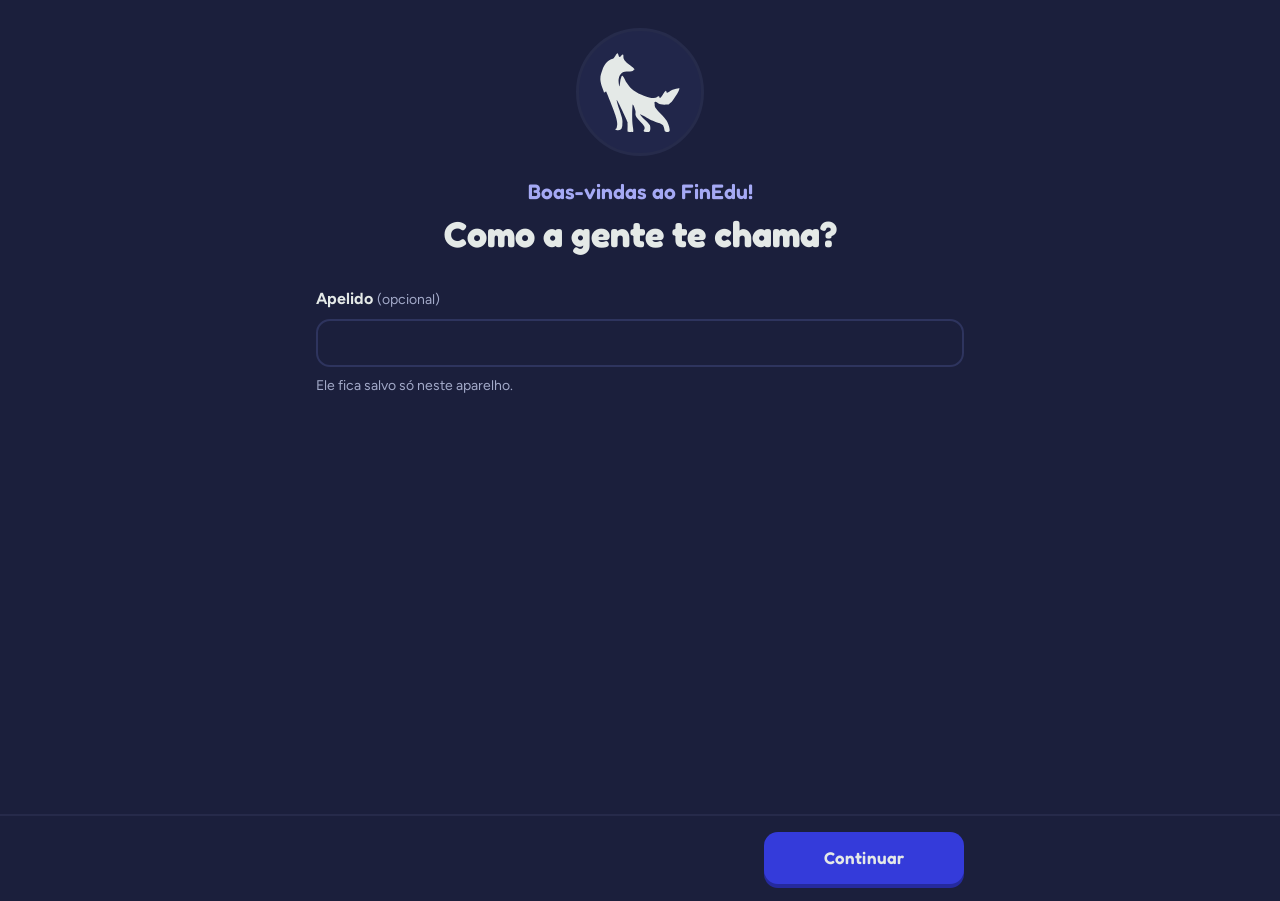
<file: index.html>
<!doctype html>
<html lang="pt-BR">
<head>
  <meta charset="utf-8">
  <meta name="viewport" content="width=device-width, initial-scale=1, viewport-fit=cover">
  <meta name="color-scheme" content="dark">
  <meta name="theme-color" content="#1B1F3C">
  <meta name="description" content="FinEdu: educação financeira em lições curtas, para os alunos do CETI Dom Severino.">
  <title>FinEdu</title>
  <link rel="icon" href="img/favicon.svg" type="image/svg+xml">
  <link rel="stylesheet" href="css/estilo.css">
</head>
<body>

  <!-- ==========================================================
       ESTOJO DE ÍCONES
       Cada ícone é desenhado uma vez aqui (<symbol id="i-nome">)
       e reaproveitado no resto do app com <use href="#i-nome">.
       ========================================================== -->
  <svg class="estojo" xmlns="http://www.w3.org/2000/svg" aria-hidden="true" focusable="false">

    <!-- Logo: silhueta fiel do lobo da marca FinEdu (47 × 47) -->
    <symbol id="i-logo" viewBox="0 0 47 47">
      <path fill="currentColor" d="M42.81 28.30C43.83 26.92 45.17 24.77 45.93 23.43C46.68 22.09 46.52 22.02 46.59 21.60C46.66 21.18 47.07 21.20 46.29 21.33C45.50 21.46 44.02 21.72 42.66 22.23C41.31 22.75 40.35 23.79 39.51 23.91C38.68 24.03 39.30 22.26 38.50 22.84C37.70 23.43 36.31 26.23 35.50 26.85C34.69 27.48 35.27 25.91 34.47 25.96C33.67 26.00 33.24 27.14 31.50 27.08C29.75 27.01 28.09 26.53 25.74 25.64C23.40 24.75 21.72 24.05 19.77 22.62C17.82 21.19 17.25 20.19 15.99 18.50C14.73 16.81 14.22 14.76 13.48 14.18C12.73 13.60 12.65 14.47 12.25 15.62C11.86 16.77 11.74 19.34 11.50 19.92C11.26 20.49 11.14 19.36 11.04 18.48C10.95 17.60 10.77 16.66 11.03 15.51C11.29 14.37 11.66 13.55 12.35 12.76C13.05 11.98 13.26 11.88 14.50 11.58C15.74 11.29 17.49 11.55 18.57 11.30C19.64 11.05 19.62 10.69 19.89 10.36C20.16 10.02 20.99 10.69 19.91 9.63C18.83 8.57 15.79 6.68 14.50 5.05C13.22 3.42 14.10 1.91 13.50 1.48C12.90 1.05 12.11 3.02 11.50 2.90C10.90 2.78 10.81 1.23 10.45 0.89C10.10 0.55 10.21 0.67 9.73 1.21C9.25 1.76 8.80 2.95 8.04 3.60C7.28 4.26 6.88 3.86 5.94 4.49C5.01 5.12 4.27 5.51 3.35 6.75C2.43 8.00 1.96 8.79 1.34 10.73C0.72 12.67 0.06 13.96 0.24 16.46C0.42 18.97 1.77 21.82 2.22 23.28C2.68 24.73 2.26 23.76 2.51 23.74C2.76 23.72 3.22 23.17 3.48 23.16C3.74 23.15 2.94 21.59 3.80 23.69C4.66 25.79 6.56 30.30 7.78 33.66C9.01 37.02 9.51 38.37 9.92 40.51C10.33 42.65 10.01 43.36 9.83 44.35C9.65 45.35 8.87 45.17 9.01 45.49C9.15 45.81 9.89 45.94 10.51 45.95C11.13 45.96 11.66 45.86 12.13 45.55C12.59 45.24 12.65 45.02 12.85 44.41C13.05 43.80 13.13 43.68 13.13 42.50C13.13 41.32 13.42 40.95 12.85 38.53C12.28 36.10 10.73 32.25 10.26 30.38C9.79 28.52 9.44 27.32 10.50 29.20C11.56 31.08 14.44 37.13 15.57 39.79C16.70 42.45 16.05 41.19 16.17 42.50C16.29 43.81 16.08 45.46 16.18 46.33C16.27 47.20 16.20 46.72 16.66 46.84C17.12 46.96 17.89 47.01 18.47 46.93C19.05 46.84 19.46 47.69 19.56 46.41C19.65 45.12 19.06 43.28 18.96 40.50C18.85 37.72 18.92 34.40 19.03 32.52C19.14 30.63 19.15 30.66 19.50 31.07C19.85 31.47 20.43 33.11 20.80 34.54C21.17 35.98 20.33 36.42 21.36 38.23C22.40 40.04 25.09 41.95 25.95 43.60C26.82 45.24 25.38 45.78 25.69 46.46C26.00 47.14 26.80 46.95 27.50 46.98C28.20 47.01 28.80 47.26 29.20 46.61C29.60 45.97 29.64 44.68 29.50 43.76C29.36 42.84 29.58 43.26 28.50 42.01C27.42 40.76 24.88 38.51 24.09 37.49C23.30 36.48 23.13 36.35 24.53 36.94C25.94 37.53 28.78 39.35 31.10 40.44C33.43 41.54 34.89 41.68 36.15 42.41C37.42 43.13 37.08 43.27 37.45 44.05C37.82 44.84 37.77 45.77 38.01 46.33C38.24 46.89 38.14 46.74 38.61 46.84C39.07 46.94 39.87 47.11 40.33 46.84C40.79 46.57 41.01 46.52 40.91 45.48C40.81 44.45 40.44 43.02 39.82 41.66C39.20 40.30 39.18 40.34 37.82 38.69C36.47 37.03 34.19 35.02 33.05 33.39C31.90 31.75 32.22 31.35 32.11 30.52C32.00 29.70 31.80 29.20 32.50 29.25C33.20 29.30 34.23 30.42 35.62 30.75C37.01 31.08 38.43 30.99 39.47 30.91C40.51 30.82 40.14 30.85 40.80 30.33C41.47 29.81 41.78 29.68 42.81 28.30Z"/>
    </symbol>

    <!-- Faísca: estrela cheia usada na comemoração -->
    <symbol id="i-faisca" viewBox="0 0 120 120">
      <path fill="currentColor" d="M60 4C66 40 80 54 116 60C80 66 66 80 60 116C54 80 40 66 4 60C40 54 54 40 60 4Z"/>
    </symbol>

    <!-- Menu lateral / inferior (ícones coloridos fiéis ao Figma) -->
    <symbol id="i-aprender" viewBox="0 0 32 32">
      <rect x="21" y="6" width="3.5" height="7" rx="1" fill="#D9434E"/>
      <path d="M6 14.5L16 6.5L26 14.5V26.5C26 27.6 25.1 28.5 24 28.5H8C6.9 28.5 6 27.6 6 26.5V14.5Z" fill="#DFAA4C"/>
      <path d="M3.2 15.8L16 5.2L28.8 15.8" fill="none" stroke="#D9434E" stroke-width="3.6" stroke-linecap="round" stroke-linejoin="round"/>
      <path d="M13 28.5V20.5C13 18.8 14.3 17.5 16 17.5C17.7 17.5 19 18.8 19 20.5V28.5H13Z" fill="#1B1F3C"/>
    </symbol>

    <symbol id="i-calculadora" viewBox="0 0 32 32">
      <rect x="4" y="4" width="24" height="24" rx="5" fill="#89898B"/>
      <g stroke="#1B1F3C" stroke-width="2.4" stroke-linecap="round">
        <path d="M10.5 9V14M8 11.5H13"/>
        <path d="M19.3 9.3L23.2 13.2M23.2 9.3L19.3 13.2"/>
        <path d="M8.2 21H13"/>
        <path d="M19 19.4H23.5M19 22.6H23.5"/>
      </g>
    </symbol>

    <symbol id="i-ligas" viewBox="0 0 32 36">
      <path d="M11 22L8 33L13 30.5L15.5 34L17 23Z" fill="#D94848"/>
      <path d="M21 22L24 33L19 30.5L16.5 34L15 23Z" fill="#C43B3B"/>
      <path d="M16 2.5L18.9 4.5L22.4 4.1L23.8 7.3L27 8.9L26.5 12.4L28.5 15.3L26.5 18.2L27 21.7L23.8 23.3L22.4 26.5L18.9 26.1L16 28.1L13.1 26.1L9.6 26.5L8.2 23.3L5 21.7L5.5 18.2L3.5 15.3L5.5 12.4L5 8.9L8.2 7.3L9.6 4.1L13.1 4.5Z" fill="#F5C731"/>
      <circle cx="16" cy="15.3" r="6.3" fill="#1B1F3C"/>
    </symbol>

    <symbol id="i-ligas-prata" viewBox="0 0 48 58">
      <path d="M16.5 36L11.5 54L19.5 50L23.2 55.5L25.5 38Z" fill="#9499AC"/>
      <path d="M31.5 36L36.5 54L28.5 50L24.8 55.5L22.5 38Z" fill="#7D8397"/>
      <path d="M24 3L28.4 6.1L33.7 5.5L35.9 10.4L40.7 12.8L40 18.1L43 22.5L40 26.9L40.7 32.2L35.9 34.6L33.7 39.5L28.4 38.9L24 42L19.6 38.9L14.3 39.5L12.1 34.6L7.3 32.2L8 26.9L5 22.5L8 18.1L7.3 12.8L12.1 10.4L14.3 5.5L19.6 6.1Z" fill="#B6BBCB"/>
      <circle cx="24" cy="22.5" r="10.8" fill="#7B8196"/>
      <circle cx="24" cy="22.5" r="8.6" fill="#1B1F3C"/>
    </symbol>

    <symbol id="i-missoes" viewBox="0 0 32 28">
      <rect x="3" y="5" width="26" height="19" rx="4" fill="#6E421F" stroke="#12152B" stroke-width="1.6"/>
      <path d="M7 5.8V23.2" stroke="#E8C31E" stroke-width="3.6"/>
      <path d="M25 5.8V23.2" stroke="#E8C31E" stroke-width="3.6"/>
      <path d="M3 13H29" stroke="#12152B" stroke-width="2"/>
      <rect x="13.3" y="10.2" width="5.4" height="6.4" rx="1.4" fill="#E8C31E" stroke="#12152B" stroke-width="1.2"/>
      <circle cx="16" cy="13.4" r="1" fill="#12152B"/>
    </symbol>

    <symbol id="i-loja" viewBox="0 0 32 32">
      <rect x="5" y="14" width="22" height="14" rx="2" fill="#8A6240"/>
      <rect x="8.5" y="18.5" width="6" height="9.5" rx="1" fill="#1B1F3C"/>
      <rect x="17.5" y="18.5" width="6.5" height="5.5" rx="1" fill="#1B1F3C"/>
      <path d="M4 13L6.5 5.5H12.5L11.5 13C11.5 14.7 10 16 8 16C5.8 16 4 14.7 4 13Z" fill="#CC2929"/>
      <path d="M11.5 13L12.5 5.5H19.5L20.5 13C20.5 14.7 18.5 16 16 16C13.5 16 11.5 14.7 11.5 13Z" fill="#E4E9E7"/>
      <path d="M20.5 13L19.5 5.5H25.5L28 13C28 14.7 26.2 16 24 16C22 16 20.5 14.7 20.5 13Z" fill="#CC2929"/>
    </symbol>

    <symbol id="i-perfil" viewBox="0 0 32 32">
      <path d="M8.5 15.5V21.5C8.5 24.2 11.9 26 16 26C20.1 26 23.5 24.2 23.5 21.5V15.5L16 19.5L8.5 15.5Z" fill="#4E53B8"/>
      <path d="M2.5 13L16 6L29.5 13L16 20L2.5 13Z" fill="#686FDE"/>
      <path d="M27 14V24" stroke="#686FDE" stroke-width="2.2" stroke-linecap="round"/>
      <circle cx="27" cy="24.8" r="1.8" fill="#686FDE"/>
    </symbol>

    <symbol id="i-mais" viewBox="0 0 32 32">
      <circle cx="16" cy="16" r="12" fill="#D8DDD9"/>
      <circle cx="10.5" cy="16" r="2.1" fill="#1B1F3C"/>
      <circle cx="16" cy="16" r="2.1" fill="#1B1F3C"/>
      <circle cx="21.5" cy="16" r="2.1" fill="#1B1F3C"/>
    </symbol>

    <!-- Contadores -->
    <symbol id="i-sequencia" viewBox="0 0 24 26">
      <path fill="currentColor" d="M12.6 1.5C13.8 6.2 19 8.2 19 14.6C19 19.5 15.8 23.5 12 23.5C8.2 23.5 5 19.8 5 15.2C5 12 6.6 9.6 8.4 8.1C8.5 10.1 9.4 11.4 10.6 12C10.2 8.7 10.8 4.8 12.6 1.5Z"/>
      <path fill="#1B1F3C" opacity="0.35" d="M12.2 14.2C13 16 14.8 16.8 14.8 19.2C14.8 21 13.5 22.4 12 22.4C10.5 22.4 9.2 21 9.2 19.3C9.2 17.5 10.6 16.2 12.2 14.2Z"/>
    </symbol>
    <symbol id="i-xp" viewBox="0 0 24 30">
      <path fill="currentColor" d="M14.2 1.5L3.5 16.5H11.5L9.8 28.5L20.5 13.5H12.5L14.2 1.5Z"/>
    </symbol>
    <symbol id="i-moeda" viewBox="0 0 18 26">
      <path fill="none" stroke="currentColor" stroke-width="3.2" stroke-linecap="round" stroke-linejoin="round" d="M9 2.5V23.5M13.2 6.8H7.2C5.2 6.8 3.8 8.1 3.8 9.8C3.8 11.5 5.2 12.8 7.4 12.8H10.6C12.8 12.8 14.2 14.1 14.2 15.9C14.2 17.7 12.8 19.2 10.6 19.2H4.5"/>
    </symbol>
    <symbol id="i-vida" viewBox="0 0 24 22">
      <path fill="currentColor" d="M12 20.4C12 20.4 2.5 14.5 2.5 8C2.5 4.6 5.2 2 8.4 2C10.3 2 11.4 3 12 4.1C12.6 3 13.7 2 15.6 2C18.8 2 21.5 4.6 21.5 8C21.5 14.5 12 20.4 12 20.4Z"/>
    </symbol>

    <!-- Nível: divisa (duas setas para cima) -->
    <symbol id="i-nivel" viewBox="0 0 24 24">
      <g fill="none" stroke="currentColor" stroke-width="2.6" stroke-linecap="round" stroke-linejoin="round">
        <path d="M6 12l6-6 6 6"/><path d="M6 19l6-6 6 6"/>
      </g>
    </symbol>

    <!-- Trilha: estrela de 5 pontas, baú, troféu, check e cadeado -->
    <symbol id="i-check" viewBox="0 0 24 24">
      <path fill="none" stroke="currentColor" stroke-width="3.2" stroke-linecap="round" stroke-linejoin="round" d="M5 12.5l4.5 4.5L19 7.5"/>
    </symbol>
    <symbol id="i-estrela-licao" viewBox="0 0 24 24">
      <path fill="currentColor" d="M12 2.5L14.82 9.12L21.99 9.76L16.57 14.48L18.17 21.49L12 17.8L5.83 21.49L7.43 14.48L2.01 9.76L9.18 9.12Z"/>
    </symbol>
    <symbol id="i-cadeado" viewBox="0 0 24 24">
      <g fill="none" stroke="currentColor" stroke-width="2.6" stroke-linecap="round" stroke-linejoin="round">
        <rect x="5" y="11" width="14" height="10" rx="2"/><path d="M8 11V8a4 4 0 0 1 8 0v3"/>
      </g>
    </symbol>
    <symbol id="i-bau" viewBox="0 0 44 34">
      <path fill="currentColor" fill-rule="evenodd" d="M8 3H36C40.4 3 43 6.2 43 10.5V13H1V10.5C1 6.2 3.6 3 8 3ZM9 5.5V13H12.5V5.5H9ZM31.5 5.5V13H35V5.5H31.5ZM1 16H17.5V20.5C17.5 21.9 18.6 23 20 23H24C25.4 23 26.5 21.9 26.5 20.5V16H43V28C43 30.2 41.2 32 39 32H5C2.8 32 1 30.2 1 28V16ZM9 16V30H12.5V16H9ZM31.5 16V30H35V16H31.5ZM19.5 14.5H24.5V20.5H19.5V14.5Z"/>
    </symbol>
    <symbol id="i-bau-aberto" viewBox="0 0 24 24">
      <g fill="none" stroke="currentColor" stroke-width="2.4" stroke-linecap="round" stroke-linejoin="round">
        <path d="M3 13h18v6a1 1 0 0 1-1 1H4a1 1 0 0 1-1-1z"/>
        <path d="M4 10.5 5.6 5.4A2 2 0 0 1 7.5 4h9a2 2 0 0 1 1.9 1.4l1.6 5.1z"/>
        <path d="M12 13v3"/>
      </g>
    </symbol>
    <symbol id="i-trofeu" viewBox="0 0 28 36">
      <path fill="currentColor" d="M14 1.5L16.2 4.5H21C22.1 4.5 23 5.4 23 6.5V8H25.2C26.7 8 27.8 9.4 27.4 10.9L26.2 15.4C25.5 17.8 23.4 19.5 20.9 19.7C19.8 21.8 17.9 23.3 15.8 23.8V28.5H20.5C21.6 28.5 22.5 29.4 22.5 30.5V33.5H5.5V30.5C5.5 29.4 6.4 28.5 7.5 28.5H12.2V23.8C10.1 23.3 8.2 21.8 7.1 19.7C4.6 19.5 2.5 17.8 1.8 15.4L0.6 10.9C0.2 9.4 1.3 8 2.8 8H5V6.5C5 5.4 5.9 4.5 7 4.5H11.8L14 1.5ZM5 11H3.4L4.3 14.5C4.6 15.6 5.5 16.4 6.6 16.6C6.2 15.2 6 13.7 6 12V11H5ZM23 11H22V12C22 13.7 21.8 15.2 21.4 16.6C22.5 16.4 23.4 15.6 23.7 14.5L24.6 11H23Z"/>
    </symbol>

    <!-- Lição e avisos -->
    <symbol id="i-fechar" viewBox="0 0 24 24">
      <path fill="none" stroke="currentColor" stroke-width="2.6" stroke-linecap="round" d="M18 6L6 18M6 6l12 12"/>
    </symbol>
    <symbol id="i-alerta" viewBox="0 0 24 24">
      <g fill="none" stroke="currentColor" stroke-width="2.2" stroke-linecap="round" stroke-linejoin="round">
        <path d="M10.3 3.9 1.8 18a2 2 0 0 0 1.7 3h17a2 2 0 0 0 1.7-3L13.7 3.9a2 2 0 0 0-3.4 0z"/><path d="M12 9v4M12 17h.01"/>
      </g>
    </symbol>

    <!-- Perfil e Configurações -->
    <symbol id="i-ajustes" viewBox="0 0 24 24">
      <g fill="none" stroke="currentColor" stroke-width="2.2" stroke-linecap="round">
        <path d="M4 7h9M17 7h3M4 17h3M11 17h9"/><circle cx="15" cy="7" r="2"/><circle cx="9" cy="17" r="2"/>
      </g>
    </symbol>
    <symbol id="i-alvo" viewBox="0 0 24 24">
      <g fill="none" stroke="currentColor" stroke-width="2.2">
        <circle cx="12" cy="12" r="9"/><circle cx="12" cy="12" r="5"/><circle cx="12" cy="12" r="1.2" fill="currentColor"/>
      </g>
    </symbol>
    <symbol id="i-info" viewBox="0 0 24 24">
      <g fill="none" stroke="currentColor" stroke-width="2.2" stroke-linecap="round">
        <circle cx="12" cy="12" r="9"/><path d="M12 11v5M12 8h.01"/>
      </g>
    </symbol>

    <!-- Avatares do onboarding (Parte 4): 6 animais da fauna brasileira -->
    <symbol id="i-avatar-arara" viewBox="0 0 64 64">
      <image href="img/avatar-arara.png" width="64" height="64" preserveAspectRatio="xMidYMid slice"/>
    </symbol>

    <symbol id="i-avatar-capivara" viewBox="0 0 64 64">
      <image href="img/avatar-capivara.png" width="64" height="64" preserveAspectRatio="xMidYMid slice"/>
    </symbol>

    <symbol id="i-avatar-tatu" viewBox="0 0 64 64">
      <image href="img/avatar-tatu.png" width="64" height="64" preserveAspectRatio="xMidYMid slice"/>
    </symbol>

    <symbol id="i-avatar-onca" viewBox="0 0 64 64">
      <image href="img/avatar-onca.png" width="64" height="64" preserveAspectRatio="xMidYMid slice"/>
    </symbol>

    <symbol id="i-avatar-coruja" viewBox="0 0 64 64">
      <image href="img/avatar-coruja.png" width="64" height="64" preserveAspectRatio="xMidYMid slice"/>
    </symbol>

    <symbol id="i-avatar-tamandua" viewBox="0 0 64 64">
      <image href="img/avatar-tamandua.png" width="64" height="64" preserveAspectRatio="xMidYMid slice"/>
    </symbol>
  </svg>


  <div class="app">

    <!-- ==========================================================
         MENU PRINCIPAL
         Tela em pé: barra embaixo. Tela deitada: coluna à esquerda.
         "Mais" abre as configurações do app.
         ========================================================== -->
    <nav class="menu" aria-label="Menu principal">
      <a class="menu-logo" href="#aprender" aria-label="FinEdu, ir para a trilha">
        <svg class="logo-marca" aria-hidden="true" focusable="false"><use href="#i-logo"></use></svg>
        <span class="logo-texto" aria-hidden="true">FINEdu</span>
      </a>
      <a class="menu-item" href="#aprender" data-tela="aprender">
        <svg class="icone" aria-hidden="true" focusable="false"><use href="#i-aprender"></use></svg>
        <span>Aprender</span>
      </a>
      <a class="menu-item" href="#calculadora" data-tela="calculadora">
        <svg class="icone" aria-hidden="true" focusable="false"><use href="#i-calculadora"></use></svg>
        <span>Calculadora</span>
      </a>
      <a class="menu-item" href="#ligas" data-tela="ligas">
        <svg class="icone" aria-hidden="true" focusable="false"><use href="#i-ligas"></use></svg>
        <span>Ligas</span>
      </a>
      <a class="menu-item" href="#missoes" data-tela="missoes">
        <svg class="icone" aria-hidden="true" focusable="false"><use href="#i-missoes"></use></svg>
        <span>Missões</span>
      </a>
      <a class="menu-item" href="#loja" data-tela="loja">
        <svg class="icone" aria-hidden="true" focusable="false"><use href="#i-loja"></use></svg>
        <span>Loja</span>
      </a>
      <a class="menu-item" href="#perfil" data-tela="perfil">
        <svg class="icone" aria-hidden="true" focusable="false"><use href="#i-perfil"></use></svg>
        <span>Perfil</span>
      </a>
      <a class="menu-item" href="#mais" data-tela="mais" aria-label="Mais: configurações do aplicativo">
        <svg class="icone" aria-hidden="true" focusable="false"><use href="#i-mais"></use></svg>
        <span>Mais</span>
      </a>
    </nav>

    <!-- ==========================================================
         BARRA DE CIMA: logo e contadores (celular e tablet em pé)
         ========================================================== -->
    <header class="topo">
      <a class="topo-logo" href="#aprender" aria-label="FinEdu, ir para a trilha">
        <svg class="logo-marca" aria-hidden="true" focusable="false"><use href="#i-logo"></use></svg>
        <span class="logo-texto" aria-hidden="true">FINEdu</span>
      </a>
      <div class="contadores" id="contadores-topo"></div>
    </header>

    <!-- ==========================================================
         TELAS: uma <section> para cada. Só uma aparece por vez
         (as outras ficam com o atributo hidden). O conteúdo de cada
         uma é montado pelo telas.js.
         ========================================================== -->
    <main class="principal" id="principal">
      <section class="tela" id="tela-aprender" hidden></section>
      <section class="tela" id="tela-calculadora" hidden></section>
      <section class="tela" id="tela-ligas" hidden></section>
      <section class="tela" id="tela-missoes" hidden></section>
      <section class="tela" id="tela-loja" hidden></section>
      <section class="tela" id="tela-perfil" hidden></section>
      <section class="tela" id="tela-mais" hidden></section>
      <section class="tela tela--foco" id="tela-licao" hidden></section>
      <section class="tela tela--foco" id="tela-resultado" hidden></section>
      <section class="tela tela--foco" id="tela-bau" hidden></section>
      <section class="tela tela--foco" id="tela-sem-vidas" hidden></section>
      <!-- Onboarding (Parte 4): apelido, avatar e o tutorial "Como usar o FinEdu" -->
      <section class="tela tela--foco" id="tela-apelido" hidden></section>
      <section class="tela tela--foco" id="tela-avatar" hidden></section>
      <section class="tela tela--foco" id="tela-guia" hidden></section>
    </main>

    <!-- ==========================================================
         COLUNA DA DIREITA (tela deitada e larga):
         contadores + cartões "Desbloqueie as Ligas!" e "Missão do dia"
         ========================================================== -->
    <aside class="coluna-direita" aria-label="Seu resumo">
      <div class="contadores contadores--coluna" id="contadores-coluna"></div>
      <div class="painel-lateral" id="painel-lateral"></div>
    </aside>
  </div>

  <!-- ==========================================================
       JANELAS (<dialog> do navegador): o conteúdo é montado pelo
       telas.js. O Esc fecha sozinho.
       ========================================================== -->
  <dialog class="folha" id="painel" aria-labelledby="titulo-painel"></dialog>

  <!-- Aviso rápido que aparece e some sozinho -->
  <div class="aviso" id="aviso" role="status" aria-live="polite"></div>

  <!-- Texto lido por leitores de tela -->
  <div class="visualmente-oculto" id="anuncio" aria-live="polite"></div>

  <!-- Só aparece se o dados-licoes.js tiver algo fora do padrão -->
  <div class="problemas" id="problemas" role="alert" hidden></div>

  <!-- ==========================================================
       SCRIPTS: a ordem importa. Cada arquivo usa os de cima.
       ========================================================== -->
  <script src="js/dados-licoes.js"></script>
  <script src="js/armazenamento.js"></script>
  <script src="js/jogo.js"></script>
  <script src="js/telas.js"></script>
  <script src="js/app.js"></script>
</body>
</html>
</file>
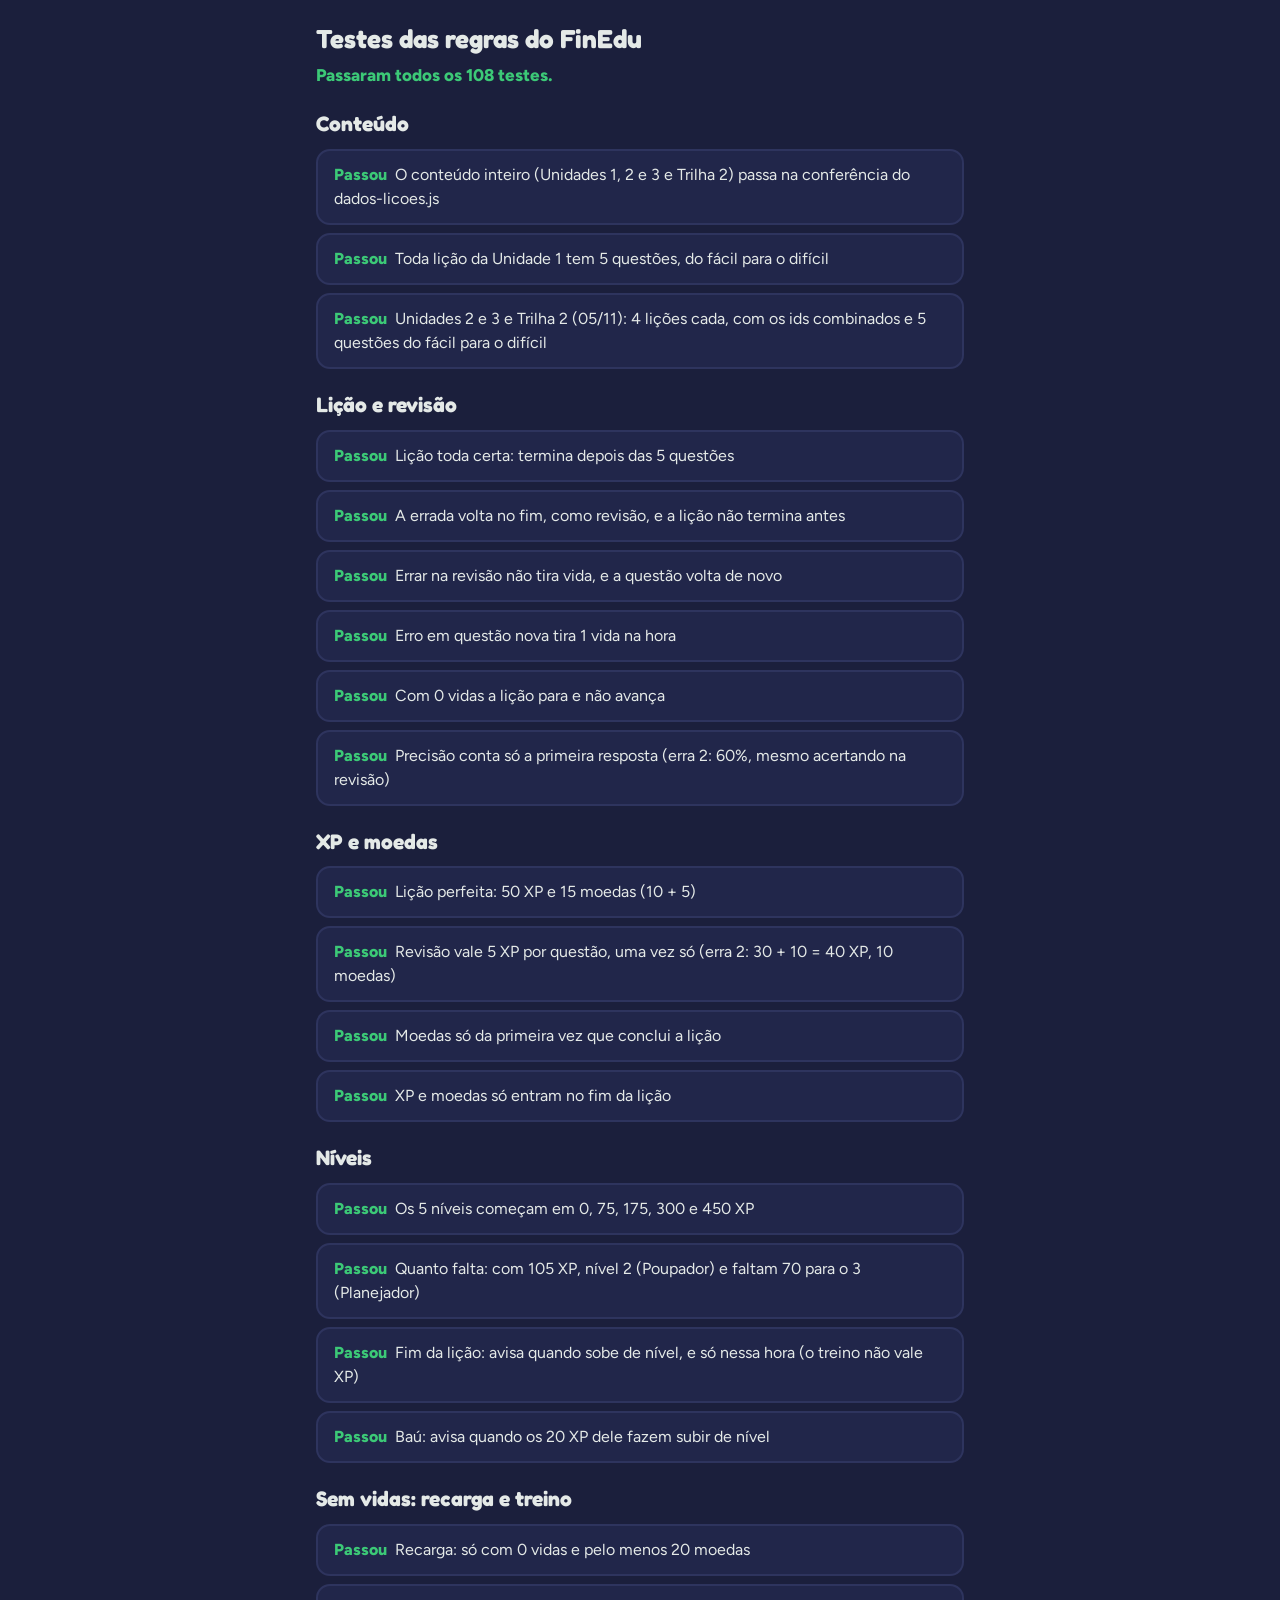
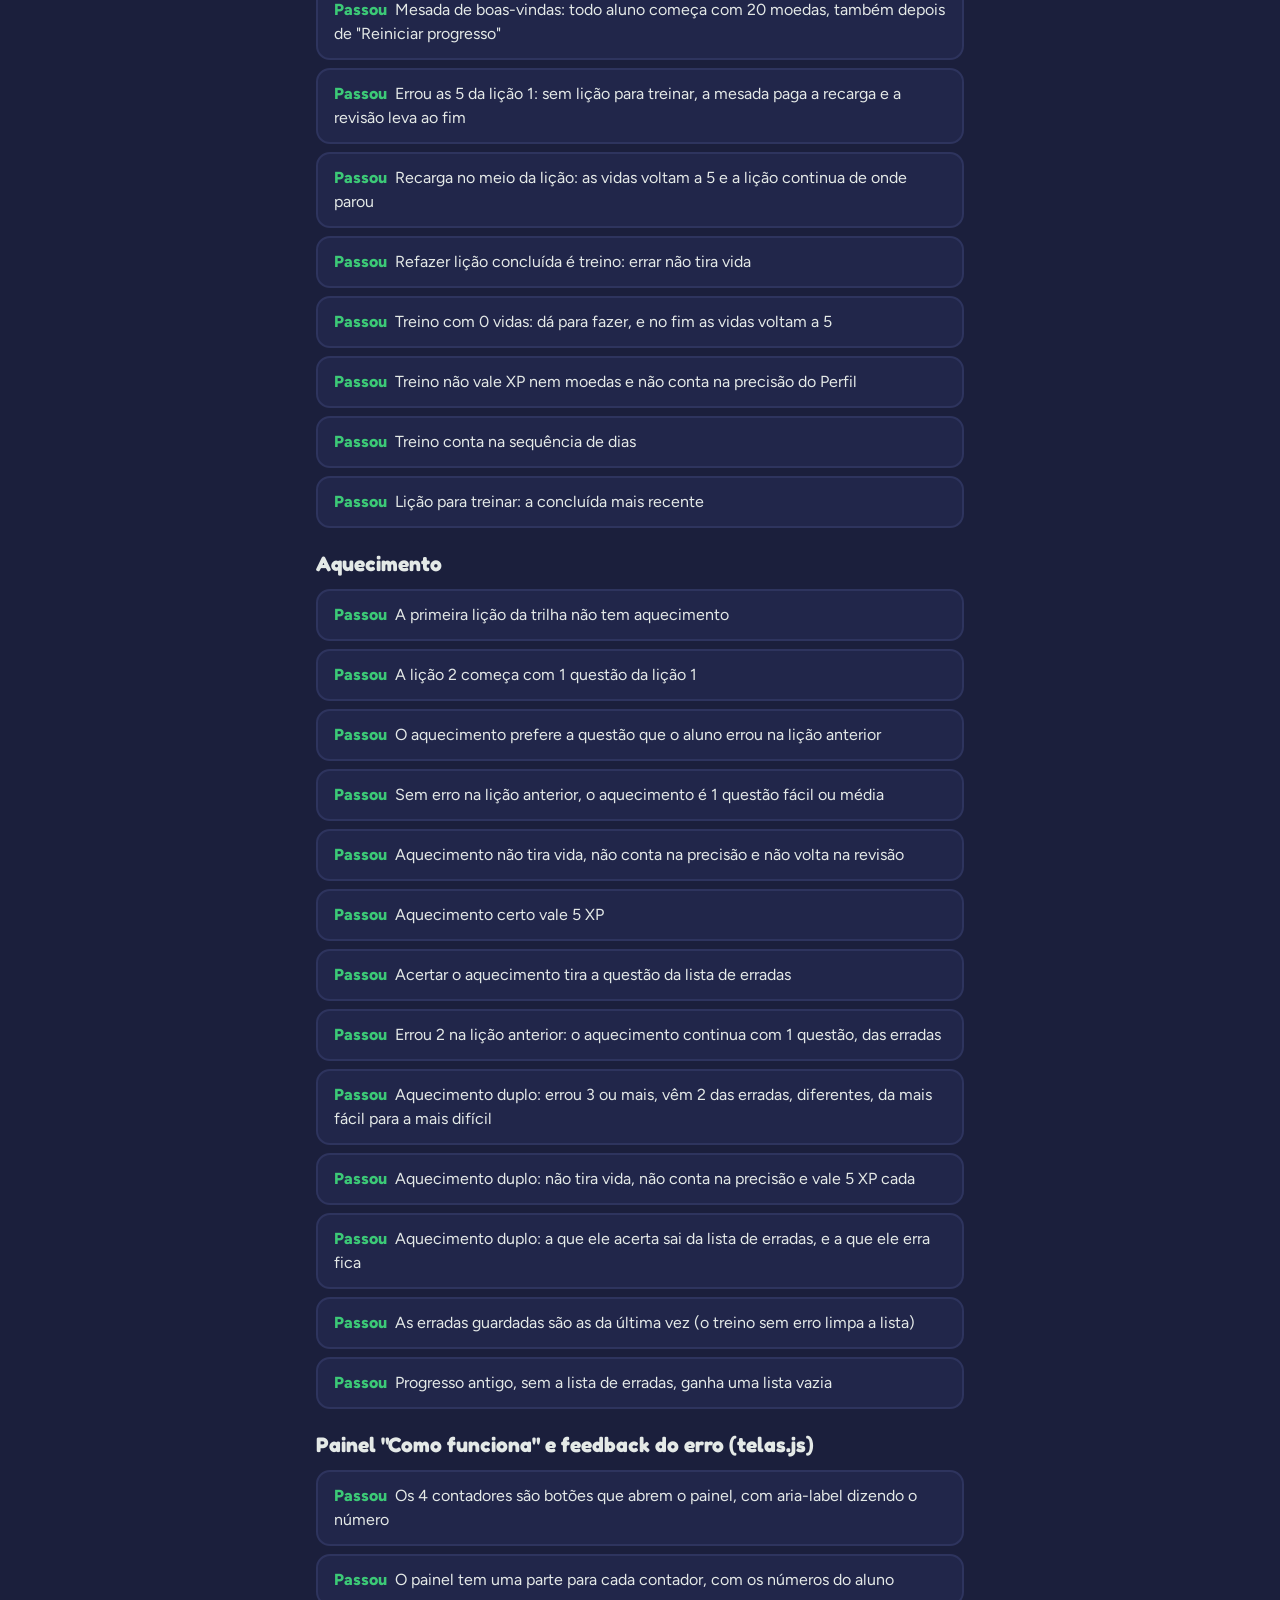
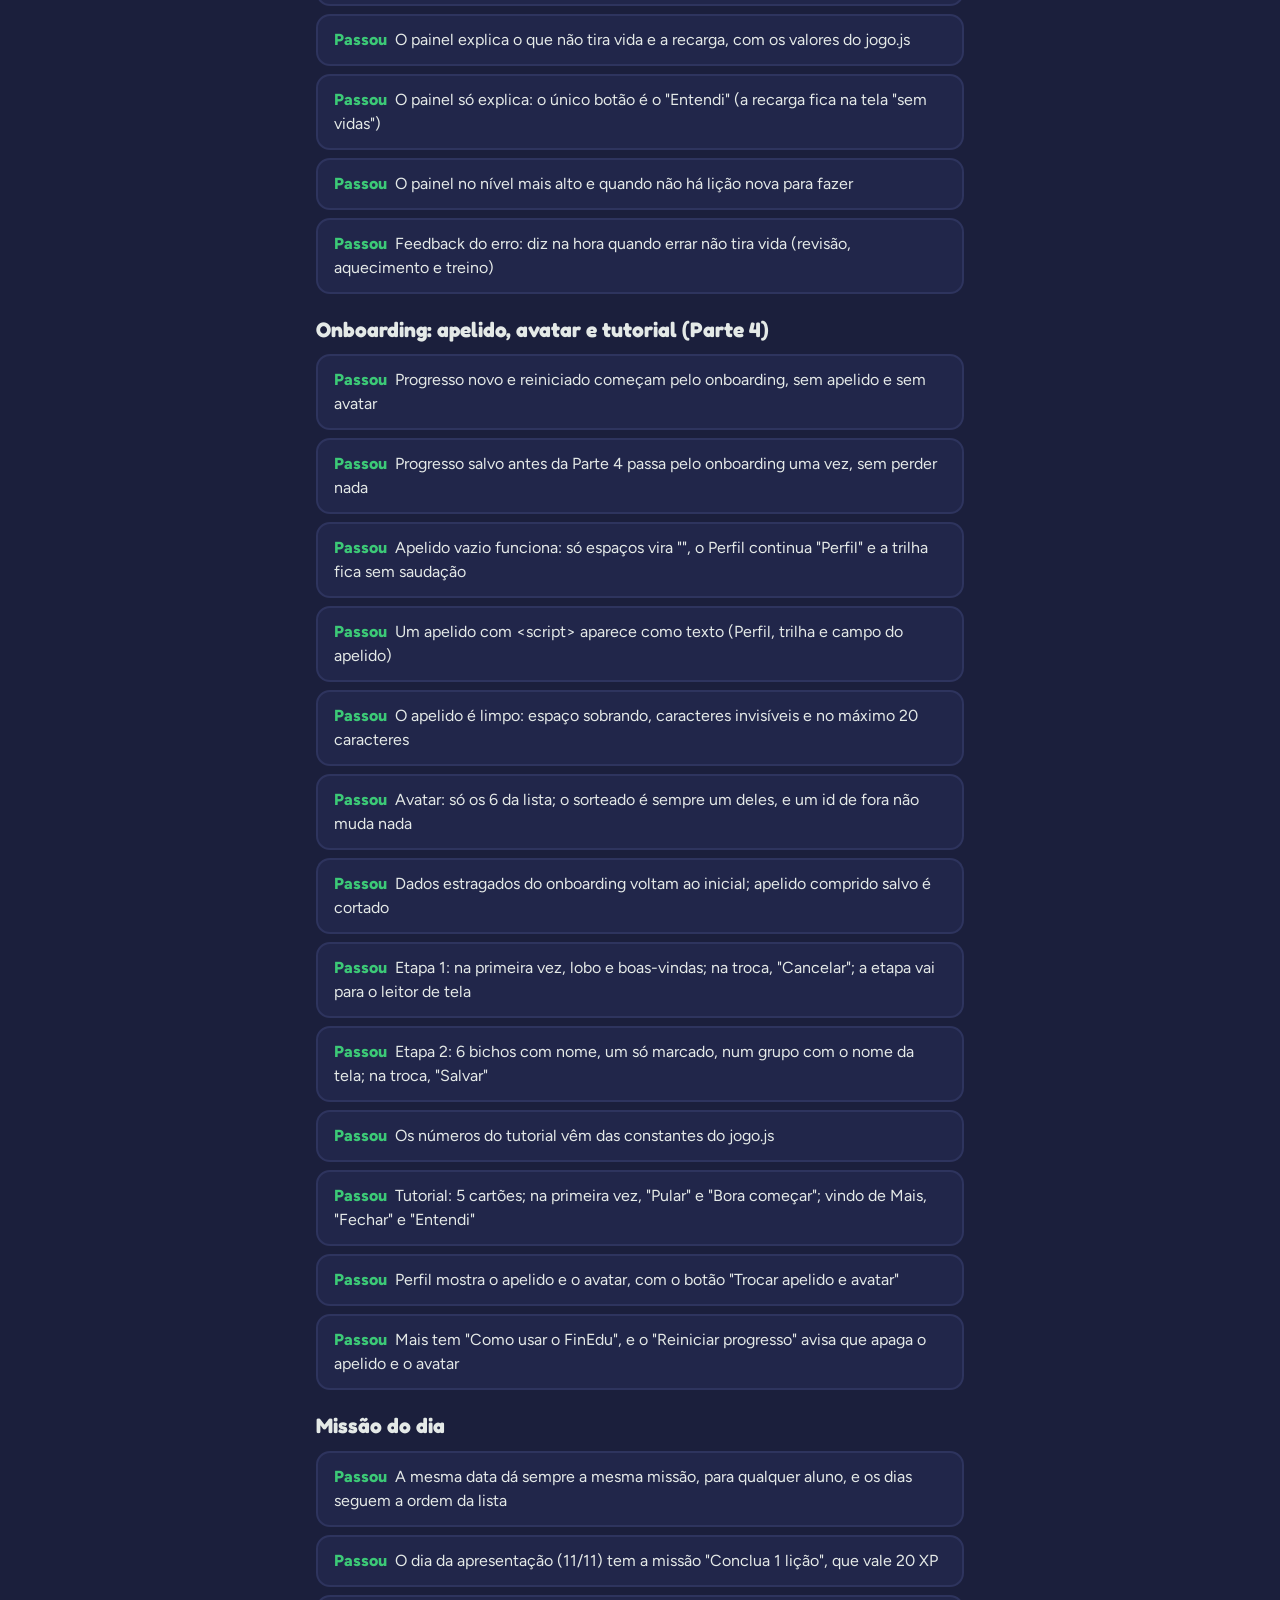
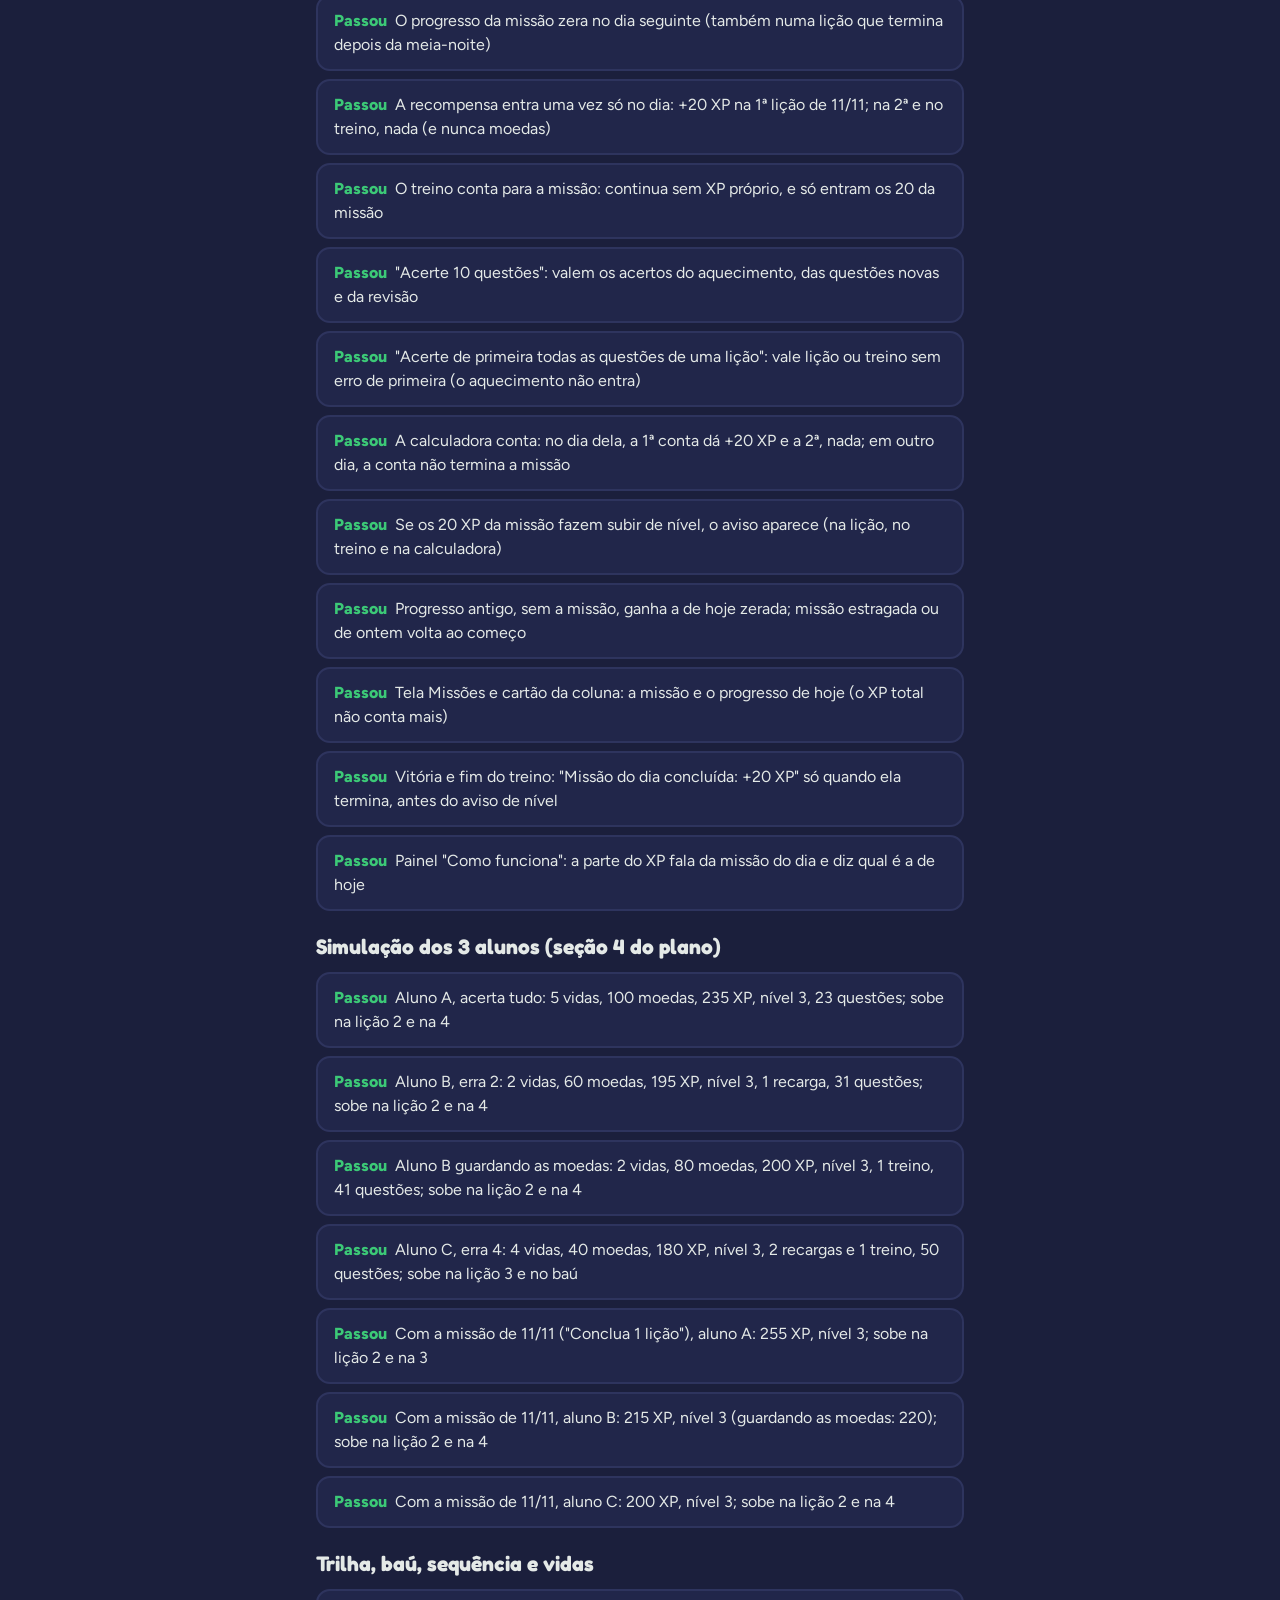
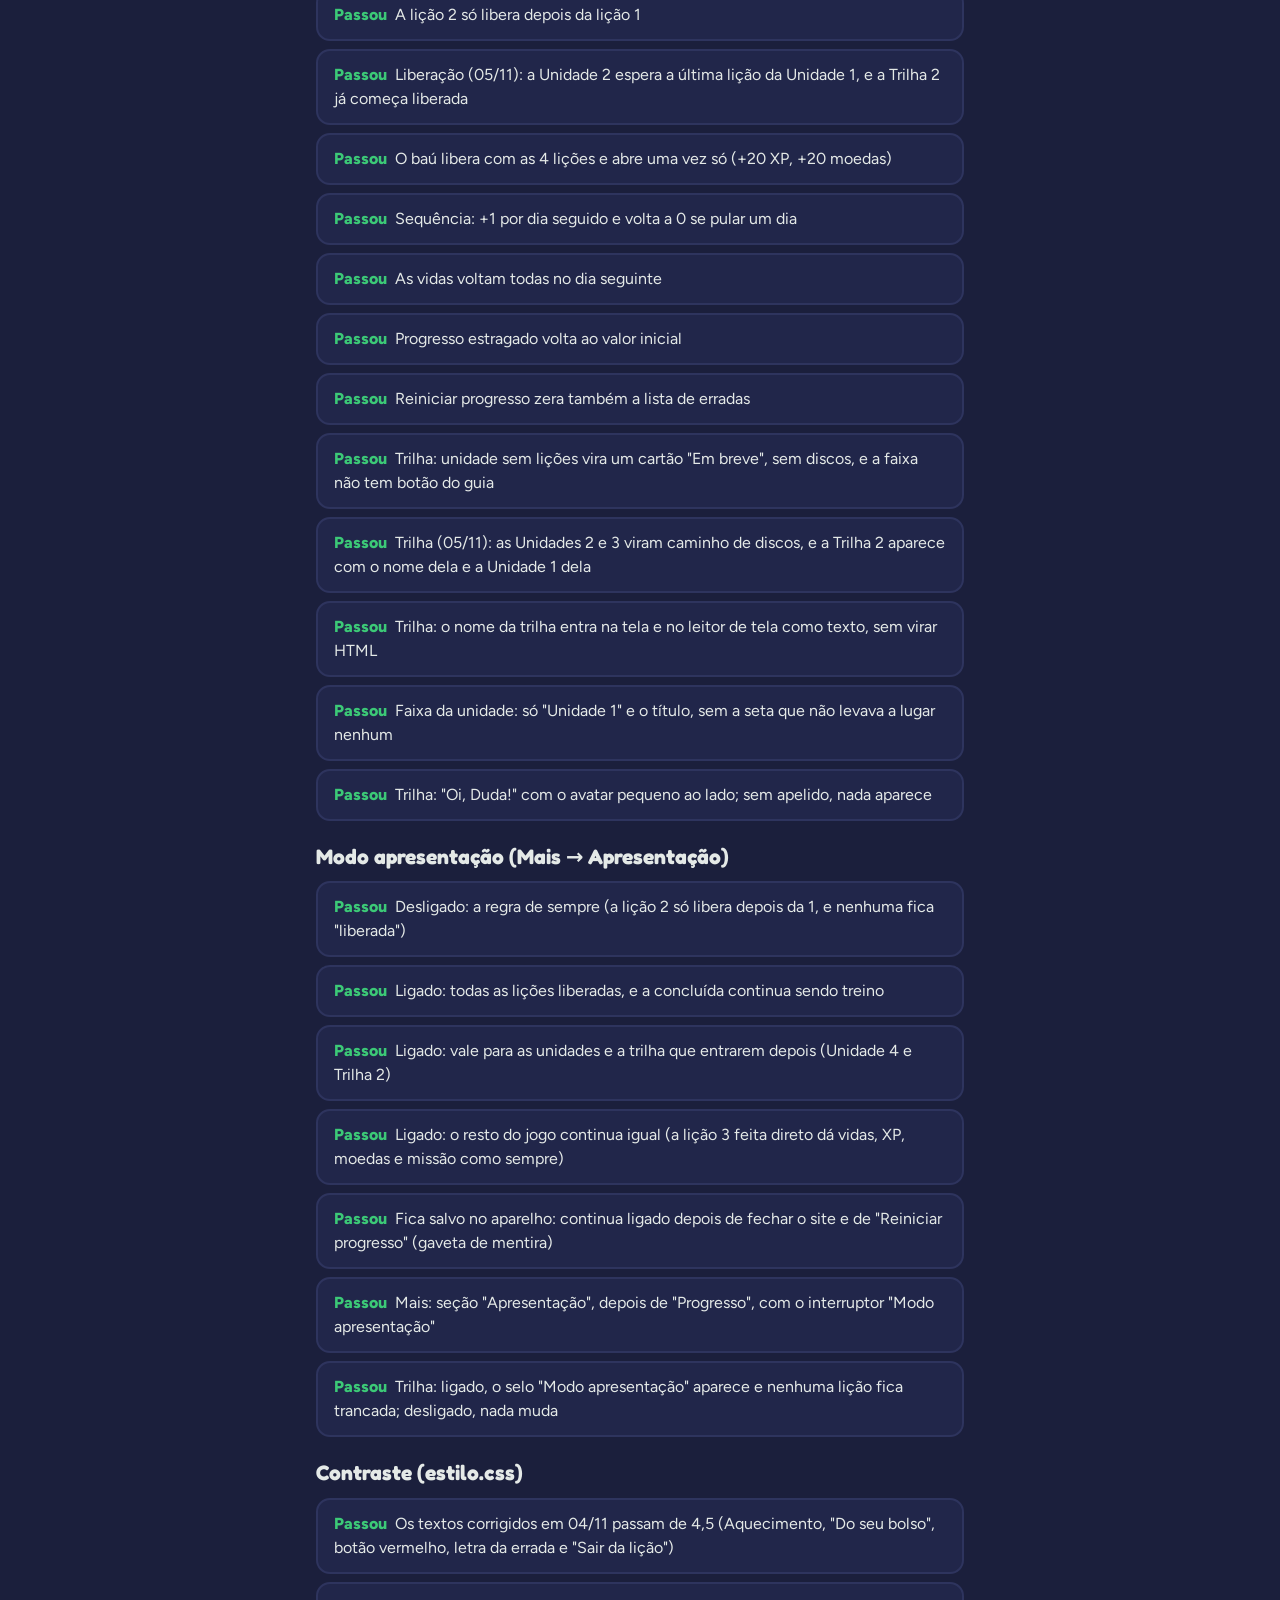
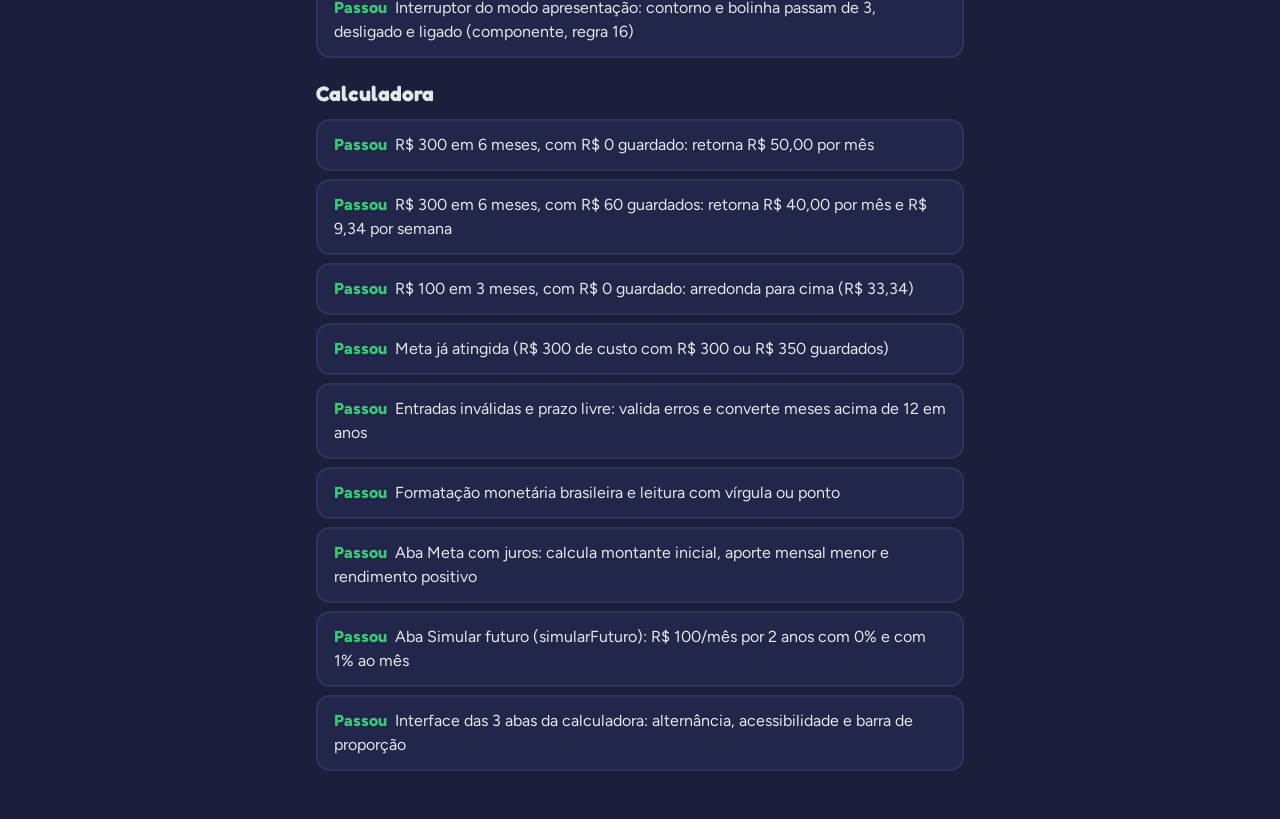
<file: testes.html>
<!DOCTYPE html>
<html lang="pt-BR">
<head>
  <meta charset="utf-8">
  <meta name="viewport" content="width=device-width, initial-scale=1">
  <title>FinEdu · testes das regras</title>
  <link rel="icon" href="img/favicon.svg" type="image/svg+xml">
  <link rel="stylesheet" href="css/estilo.css">
  <style>
    /* Só desta página. Usa as variáveis do estilo.css. */
    .testes {
      max-width: var(--largura-licao);
      margin: 0 auto;
      padding: var(--espaco-gg) var(--espaco-g) var(--espaco-xgg);
    }

    .testes h1 {
      margin-bottom: var(--espaco-p);
      font-size: var(--tamanho-titulo-m);
    }

    .testes h2 {
      margin: var(--espaco-gg) 0 var(--espaco-m);
      font-size: var(--tamanho-titulo-p);
    }

    .testes-resumo {
      font-weight: 800;
      font-size: var(--tamanho-medio);
    }

    .testes-resumo--passou { color: var(--cor-acerto); }
    .testes-resumo--falhou { color: var(--cor-erro); }

    .testes-lista {
      display: flex;
      flex-direction: column;
      gap: var(--espaco-p);
    }

    .teste {
      padding: var(--espaco-m) var(--espaco-g);
      border: var(--borda) solid var(--cor-borda);
      border-radius: var(--raio-m);
      background: var(--cor-cartao);
    }

    .teste-situacao {
      margin-right: var(--espaco-p);
      font-weight: 800;
    }

    .teste--passou .teste-situacao { color: var(--cor-acerto); }
    .teste--falhou { border-color: var(--cor-erro); }
    .teste--falhou .teste-situacao { color: var(--cor-erro); }

    .teste-erro {
      margin-top: var(--espaco-pp);
      color: var(--cor-texto-secundario);
      font-size: var(--tamanho-pequeno);
    }
  </style>
</head>
<body>
  <main class="testes">
    <h1>Testes das regras do FinEdu</h1>
    <p class="testes-resumo" id="resumo">Rodando os testes...</p>
    <div id="resultados"></div>
  </main>

  <!-- O conteúdo, o armazenamento, as regras e os textos do telas.js: os testes não mexem na tela do app nem
       no que está salvo no aparelho (os do armazenamento.js usam uma gaveta de mentira) -->
  <script src="js/dados-licoes.js"></script>
  <script src="js/armazenamento.js"></script>
  <script src="js/jogo.js"></script>
  <script src="js/telas.js"></script>
  <script>
    // ============================================================
    // testes.html — Testes das regras do jogo (jogo.js) e de alguns
    // textos da interface (telas.js)
    // ============================================================
    // Abra este arquivo com dois cliques. Cada teste monta uma
    // situação, usa as funções do jogo.js (ou monta um pedaço de
    // HTML do telas.js numa caixa fora da página) e confere o
    // resultado. Se algum falhar, ele aparece em vermelho com o motivo.
    // ============================================================


    // ============================================================
    // 1. COMO OS TESTES FUNCIONAM
    // ============================================================

    const grupos = [];   // [{ nome, testes: [{ nome, funcao }] }]

    function grupo(nome) {
      grupos.push({ nome, testes: [] });
    }

    function teste(nome, funcao) {
      grupos[grupos.length - 1].testes.push({ nome, funcao });
    }

    // Lança um erro se o valor não for o esperado
    function confere(valor, esperado, oQue) {
      const obtido = JSON.stringify(valor);
      const certo = JSON.stringify(esperado);
      if (obtido !== certo) throw new Error(`${oQue}: esperava ${certo}, veio ${obtido}`);
    }

    function rodarTestes() {
      const lugar = document.getElementById('resultados');
      let total = 0;
      let passaram = 0;

      for (const { nome, testes } of grupos) {
        const titulo = document.createElement('h2');
        titulo.textContent = nome;
        const lista = document.createElement('ol');
        lista.className = 'testes-lista';

        for (const item of testes) {
          let erro = null;
          try {
            item.funcao();
          } catch (problema) {
            erro = problema;
          }
          total += 1;
          if (!erro) passaram += 1;

          const linha = document.createElement('li');
          linha.className = `teste teste--${erro ? 'falhou' : 'passou'}`;
          const situacao = document.createElement('span');
          situacao.className = 'teste-situacao';
          situacao.textContent = erro ? 'Falhou' : 'Passou';
          linha.append(situacao, item.nome);
          if (erro) {
            const motivo = document.createElement('p');
            motivo.className = 'teste-erro';
            motivo.textContent = erro.message;
            linha.append(motivo);
          }
          lista.append(linha);
        }
        lugar.append(titulo, lista);
      }

      const resumo = document.getElementById('resumo');
      const tudoCerto = passaram === total;
      resumo.textContent = tudoCerto
        ? `Passaram todos os ${total} testes.`
        : `Falharam ${total - passaram} de ${total} testes.`;
      resumo.className = `testes-resumo testes-resumo--${tudoCerto ? 'passou' : 'falhou'}`;
    }


    // ============================================================
    // 2. AJUDANTES
    // ============================================================

    // HOJE é um dia em que a missão do dia é a da calculadora: assim, nos
    // testes das regras das lições, a missão não entra no XP, e os números
    // continuam os do plano. A missão tem o grupo de testes dela.
    const HOJE = '2026-11-05';
    const AMANHA = '2026-11-06';
    const DIA_DA_APRESENTACAO = '2026-11-11';   // missão "Conclua 1 lição"
    const TRILHA = CONTEUDO.trilhas[0];
    const UNIDADE = TRILHA.unidades[0];
    const [LICAO_1, LICAO_2, LICAO_3, LICAO_4] = UNIDADE.licoes;

    function novoProgresso() {
      return criarProgressoInicial(HOJE);
    }

    function abrir(progresso, licao) {
      return iniciarLicao(progresso, licao);
    }

    // Faz a lição inteira acertando tudo e conclui
    function concluirAcertandoTudo(progresso, licao, hoje = HOJE) {
      const sessao = abrir(progresso, licao);
      jogar(progresso, sessao, () => true);
      return concluirLicao(progresso, sessao, hoje);
    }

    // Marca a certa (certo = true) ou uma errada e aperta "Verificar"
    function responder(progresso, sessao, certo) {
      const alternativas = questaoAtual(sessao).alternativas;
      const indice = alternativas.findIndex(alternativa => Boolean(alternativa.correta) === certo);
      marcarAlternativa(sessao, indice);
      return verificarResposta(progresso, sessao);
    }

    // Responde e aperta "Continuar". Devolve o que vem depois.
    function responderEContinuar(progresso, sessao, certo) {
      responder(progresso, sessao, certo);
      return avancarQuestao(progresso, sessao);
    }

    // Joga até a lição acabar ou as vidas acabarem. "acertar" recebe
    // a sessão e diz se o aluno acerta a vez atual.
    function jogar(progresso, sessao, acertar) {
      for (let vezes = 0; vezes < 100; vezes++) {
        const proximo = responderEContinuar(progresso, sessao, acertar(sessao));
        if (proximo !== 'proxima') return proximo;
      }
      throw new Error('A lição não terminou depois de 100 respostas');
    }

    // Acerta tudo, menos as questões nas posições da lista (0 a 4),
    // que ele erra só da primeira vez
    function errandoDePrimeira(posicoes) {
      return sessao => !(vezAtual(sessao).tipo === 'nova' && posicoes.includes(vezAtual(sessao).indice));
    }

    // Monta um pedaço de HTML do telas.js numa caixa fora da página
    function montar(html) {
      const caixa = document.createElement('div');
      caixa.innerHTML = html;
      return caixa;
    }

    // O texto de um pedaço montado, com os espaços juntos
    function textoDe(caixa) {
      return caixa.textContent.replace(/\s+/g, ' ').trim();
    }

    // Um aluno no meio da trilha: lições 1 e 2 feitas, 3 vidas, 35 moedas, 105 XP, 1 dia
    function alunoNoMeio() {
      const progresso = novoProgresso();
      progresso.licoesConcluidas = [LICAO_1.id, LICAO_2.id];
      Object.assign(progresso, { vidas: 3, moedas: 35, xp: 105, sequencia: 1 });
      return progresso;
    }

    // Uma gaveta de mentira, com os mesmos três comandos do localStorage. Os
    // testes do armazenamento.js usam ela, para não mexer no que está salvo
    // no aparelho.
    function gavetaDeMentira() {
      const guardado = new Map();
      return {
        getItem: chave => (guardado.has(chave) ? guardado.get(chave) : null),
        setItem: (chave, valor) => { guardado.set(chave, String(valor)); },
        removeItem: chave => { guardado.delete(chave); }
      };
    }

    // Troca as trilhas do CONTEUDO por outras (de mentira) enquanto a função
    // roda e devolve as de verdade no fim, mesmo se der erro. A constante
    // CONTEUDO continua a mesma: só a lista de trilhas dentro dela muda.
    function comTrilhas(trilhas, funcao) {
      const deVerdade = CONTEUDO.trilhas;
      CONTEUDO.trilhas = trilhas;
      try {
        return funcao();
      } finally {
        CONTEUDO.trilhas = deVerdade;
      }
    }


    // ============================================================
    // 3. OS TESTES
    // ============================================================

    grupo('Conteúdo');

    teste('O conteúdo inteiro (Unidades 1, 2 e 3 e Trilha 2) passa na conferência do dados-licoes.js', () => {
      confere(conferirConteudo(), [], 'problemas encontrados');
    });

    teste('Toda lição da Unidade 1 tem 5 questões, do fácil para o difícil', () => {
      for (const licao of UNIDADE.licoes) {
        const sessao = abrir(novoProgresso(), licao);
        confere(sessao.questoes.map(questao => questao.dificuldade),
          ['facil', 'facil', 'media', 'media', 'dificil'], licao.titulo);
      }
    });

    // Os ids ficam salvos no progresso do aluno: mudar um id depois que a
    // lição vai ao ar faz o aparelho "esquecer" que ela foi concluída
    teste('Unidades 2 e 3 e Trilha 2 (05/11): 4 lições cada, com os ids combinados e 5 questões do fácil para o difícil', () => {
      const novas = [TRILHA.unidades[1], TRILHA.unidades[2], CONTEUDO.trilhas[1].unidades[0]];
      confere(novas.map(unidade => [unidade.id, unidade.titulo, unidade.licoes.map(licao => licao.id)]), [
        ['ef-unidade-2', 'Dinheiro no mundo real', ['primeiro-salario', 'pix-e-golpes', 'cartao-de-credito', 'apostas-e-dinheiro-facil']],
        ['ef-unidade-3', 'Planejando o futuro', ['inflacao', 'juros-compostos', 'reserva-de-emergencia', 'metas-grandes']],
        ['inv-unidade-1', 'Começando a investir', ['poupar-ou-investir', 'renda-fixa', 'risco-retorno-liquidez', 'promessa-boa-demais']]
      ], 'unidades e lições, na ordem');
      for (const unidade of novas) {
        for (const licao of unidade.licoes) {
          const sessao = abrir(novoProgresso(), licao);
          confere(sessao.questoes.map(questao => questao.dificuldade),
            ['facil', 'facil', 'media', 'media', 'dificil'], licao.titulo);
        }
      }
      confere(CONTEUDO.trilhas.flatMap(licoesDaTrilha).filter(item => item.licao.emBreve).length, 0, 'lições "Em breve" que sobraram');
    });


    grupo('Lição e revisão');

    teste('Lição toda certa: termina depois das 5 questões', () => {
      const progresso = novoProgresso();
      const sessao = abrir(progresso, LICAO_1);
      confere(sessao.fila.length, 5, 'questões na fila');
      confere(jogar(progresso, sessao, () => true), 'fim', 'o que vem depois da 5ª');
    });

    teste('A errada volta no fim, como revisão, e a lição não termina antes', () => {
      const progresso = novoProgresso();
      const sessao = abrir(progresso, LICAO_1);
      const depois = [true, false, true, true, true].map(certo => responderEContinuar(progresso, sessao, certo));
      confere(depois, ['proxima', 'proxima', 'proxima', 'proxima', 'proxima'], 'depois de cada uma das 5');
      confere(vezAtual(sessao), { tipo: 'revisao', indice: 1 }, 'vez depois da 5ª');
      confere(responderEContinuar(progresso, sessao, true), 'fim', 'depois de acertar a revisão');
    });

    teste('Errar na revisão não tira vida, e a questão volta de novo', () => {
      const progresso = novoProgresso();
      const sessao = abrir(progresso, LICAO_1);
      [false, true, true, true, true].forEach(certo => responderEContinuar(progresso, sessao, certo));
      confere(progresso.vidas, 4, 'vidas depois do erro na questão nova');
      const resultado = responder(progresso, sessao, false);
      confere([resultado.tipo, resultado.perdeuVida, progresso.vidas], ['revisao', false, 4], 'erro na revisão');
      confere(avancarQuestao(progresso, sessao), 'proxima', 'depois do erro na revisão');
      confere(vezAtual(sessao), { tipo: 'revisao', indice: 0 }, 'a mesma questão volta');
      confere(responderEContinuar(progresso, sessao, true), 'fim', 'depois de acertar');
    });

    teste('Erro em questão nova tira 1 vida na hora', () => {
      const progresso = novoProgresso();
      const sessao = abrir(progresso, LICAO_1);
      const resultado = responder(progresso, sessao, false);
      confere([resultado.perdeuVida, progresso.vidas], [true, 4], 'vida perdida e vidas');
    });

    teste('Com 0 vidas a lição para e não avança', () => {
      const progresso = novoProgresso();
      progresso.vidas = 1;
      const sessao = abrir(progresso, LICAO_1);
      const resultado = responder(progresso, sessao, false);
      confere(resultado.acabaramAsVidas, true, 'acabaram as vidas');
      confere(avancarQuestao(progresso, sessao), 'sem-vidas', 'depois do Continuar');
      confere(vezAtual(sessao), { tipo: 'nova', indice: 0 }, 'a vez continua a mesma');
    });

    teste('Precisão conta só a primeira resposta (erra 2: 60%, mesmo acertando na revisão)', () => {
      const progresso = novoProgresso();
      const sessao = abrir(progresso, LICAO_1);
      jogar(progresso, sessao, errandoDePrimeira([3, 4]));
      const resumo = concluirLicao(progresso, sessao, HOJE);
      confere(resumo.precisao, 60, 'precisão da lição');
      confere([progresso.respostasCertas, progresso.respostasDadas], [3, 5], 'respostas certas e dadas no Perfil');
      confere(precisaoGeral(progresso), 60, 'precisão do Perfil');
    });


    grupo('XP e moedas');

    teste('Lição perfeita: 50 XP e 15 moedas (10 + 5)', () => {
      const progresso = novoProgresso();
      const sessao = abrir(progresso, LICAO_1);
      jogar(progresso, sessao, () => true);
      const resumo = concluirLicao(progresso, sessao, HOJE);
      confere([resumo.xp, resumo.moedas, resumo.perfeita], [50, 15, true], 'XP, moedas e perfeita');
      confere([progresso.xp, progresso.moedas], [50, 35], 'XP e moedas no progresso (20 da mesada + 15)');
    });

    teste('Revisão vale 5 XP por questão, uma vez só (erra 2: 30 + 10 = 40 XP, 10 moedas)', () => {
      const progresso = novoProgresso();
      const sessao = abrir(progresso, LICAO_1);
      [true, true, true, false, false].forEach(certo => responderEContinuar(progresso, sessao, certo));
      responderEContinuar(progresso, sessao, false);   // erra a primeira revisão
      jogar(progresso, sessao, () => true);
      const resumo = concluirLicao(progresso, sessao, HOJE);
      confere([resumo.xp, resumo.moedas, resumo.perfeita], [40, 10, false], 'XP, moedas e perfeita');
    });

    teste('Moedas só da primeira vez que conclui a lição', () => {
      const progresso = novoProgresso();
      concluirAcertandoTudo(progresso, LICAO_1);
      concluirAcertandoTudo(progresso, LICAO_1);
      confere(progresso.moedas, 35, 'moedas depois de fazer a lição 1 duas vezes (20 da mesada + 15)');
    });

    teste('XP e moedas só entram no fim da lição', () => {
      const progresso = novoProgresso();
      const sessao = abrir(progresso, LICAO_1);
      responderEContinuar(progresso, sessao, true);
      confere([progresso.xp, progresso.moedas], [0, 20], 'XP e moedas no meio da lição (só a mesada)');
    });


    grupo('Níveis');

    teste('Os 5 níveis começam em 0, 75, 175, 300 e 450 XP', () => {
      confere(NIVEIS.map(nivel => nivel.nome), ['Aprendiz', 'Poupador', 'Planejador', 'Estrategista', 'Investidor'], 'nomes');
      const tabela = [[0, 1], [74, 1], [75, 2], [174, 2], [175, 3], [299, 3], [300, 4], [449, 4], [450, 5], [2000, 5]];
      for (const [xp, numero] of tabela) confere(nivelDoXp(xp).numero, numero, `nível com ${xp} XP`);
    });

    teste('Quanto falta: com 105 XP, nível 2 (Poupador) e faltam 70 para o 3 (Planejador)', () => {
      confere(nivelDoXp(105), { numero: 2, nome: 'Poupador', proximo: { numero: 3, nome: 'Planejador', xp: 175 }, faltam: 70 }, '105 XP');
      const maximo = nivelDoXp(500);
      confere([maximo.numero, maximo.proximo, maximo.faltam], [5, null, 0], 'no nível mais alto');
    });

    teste('Fim da lição: avisa quando sobe de nível, e só nessa hora (o treino não vale XP)', () => {
      const progresso = novoProgresso();
      const primeira = concluirAcertandoTudo(progresso, LICAO_1);   // 50 XP
      confere([primeira.nivel.numero, primeira.subiuDeNivel], [1, false], 'lição 1');
      const segunda = concluirAcertandoTudo(progresso, LICAO_2);    // 105 XP
      confere([segunda.nivel.numero, segunda.nivel.nome, segunda.subiuDeNivel], [2, 'Poupador', true], 'lição 2');
      const treino = concluirAcertandoTudo(progresso, LICAO_2);     // treino: não vale XP
      confere([treino.treino, treino.nivel.numero, treino.subiuDeNivel], [true, 2, false], 'treino da lição 2');
    });

    teste('Baú: avisa quando os 20 XP dele fazem subir de nível', () => {
      const progresso = novoProgresso();
      progresso.licoesConcluidas = UNIDADE.licoes.map(licao => licao.id);
      progresso.xp = 160;
      const recompensa = abrirBau(progresso, UNIDADE);
      confere([progresso.xp, recompensa.nivel.numero, recompensa.subiuDeNivel], [180, 3, true], 'baú com 160 XP');

      const outro = novoProgresso();
      outro.licoesConcluidas = UNIDADE.licoes.map(licao => licao.id);
      outro.xp = 100;
      confere(abrirBau(outro, UNIDADE).subiuDeNivel, false, 'baú com 100 XP');
    });


    grupo('Sem vidas: recarga e treino');

    teste('Recarga: só com 0 vidas e pelo menos 20 moedas', () => {
      const progresso = novoProgresso();
      progresso.moedas = 20;
      progresso.vidas = 1;
      confere(podeRecarregar(progresso), false, 'com 1 vida');
      progresso.vidas = 0;
      progresso.moedas = 19;
      confere(recarregarVidas(progresso), false, 'com 19 moedas');
      confere([progresso.vidas, progresso.moedas], [0, 19], 'nada muda sem pagar');
      progresso.moedas = 25;
      confere(recarregarVidas(progresso), true, 'com 25 moedas');
      confere([progresso.vidas, progresso.moedas], [5, 5], 'vidas e moedas depois de pagar');
    });

    teste('Mesada de boas-vindas: todo aluno começa com 20 moedas, também depois de "Reiniciar progresso"', () => {
      confere(novoProgresso().moedas, 20, 'moedas no começo');
      confere(prepararProgresso(null, HOJE).moedas, 20, 'moedas depois de reiniciar');
    });

    teste('Errou as 5 da lição 1: sem lição para treinar, a mesada paga a recarga e a revisão leva ao fim', () => {
      const progresso = novoProgresso();
      const sessao = abrir(progresso, LICAO_1);
      confere(jogar(progresso, sessao, errandoDePrimeira([0, 1, 2, 3, 4])), 'sem-vidas', 'depois de errar as 5');
      confere(licaoParaTreinar(progresso), null, 'lição para treinar');
      confere(recarregarVidas(progresso), true, 'pagou com a mesada');
      confere(avancarQuestao(progresso, sessao), 'proxima', 'depois de pagar');
      confere(vezAtual(sessao).tipo, 'revisao', 'tipo da vez depois de pagar');
      confere(jogar(progresso, sessao, () => true), 'fim', 'fim da lição');
      const resumo = concluirLicao(progresso, sessao, HOJE);
      // 5 consertadas na revisão (25 XP) e 10 moedas por concluir
      confere([resumo.xp, resumo.moedas, progresso.vidas, progresso.moedas], [25, 10, 5, 10], 'XP, moedas ganhas, vidas e moedas');
    });

    teste('Recarga no meio da lição: as vidas voltam a 5 e a lição continua de onde parou', () => {
      const progresso = novoProgresso();
      concluirAcertandoTudo(progresso, LICAO_1);
      progresso.vidas = 1;
      progresso.moedas = 20;
      const sessao = abrir(progresso, LICAO_2);
      responderEContinuar(progresso, sessao, true);   // aquecimento
      confere(responderEContinuar(progresso, sessao, false), 'sem-vidas', 'depois de errar a 1ª questão nova');
      confere(recarregarVidas(progresso), true, 'pagou');
      confere(avancarQuestao(progresso, sessao), 'proxima', 'depois de pagar');
      confere(vezAtual(sessao), { tipo: 'nova', indice: 1 }, 'vez depois de pagar');
      confere(jogar(progresso, sessao, () => true), 'fim', 'fim da lição');
      const resumo = concluirLicao(progresso, sessao, HOJE);
      // 4 certas de primeira (40) + revisão (5) + aquecimento (5)
      confere([resumo.xp, resumo.moedas, progresso.vidas, progresso.moedas], [50, 10, 5, 10], 'XP, moedas ganhas, vidas e moedas');
    });

    teste('Refazer lição concluída é treino: errar não tira vida', () => {
      const progresso = novoProgresso();
      concluirAcertandoTudo(progresso, LICAO_1);
      const sessao = abrir(progresso, LICAO_1);
      confere(sessao.treino, true, 'é treino');
      const resultado = responder(progresso, sessao, false);
      confere([resultado.perdeuVida, progresso.vidas], [false, 5], 'erro no treino');
    });

    teste('Treino com 0 vidas: dá para fazer, e no fim as vidas voltam a 5', () => {
      const progresso = novoProgresso();
      concluirAcertandoTudo(progresso, LICAO_1);
      progresso.vidas = 0;
      const sessao = abrir(progresso, LICAO_1);
      confere(jogar(progresso, sessao, errandoDePrimeira([0, 1, 2, 3, 4])), 'fim', 'erra as 5 e termina mesmo assim');
      const resumo = concluirLicao(progresso, sessao, HOJE);
      confere([progresso.vidas, resumo.vidasVoltaram], [5, true], 'vidas no fim do treino');
    });

    teste('Treino não vale XP nem moedas e não conta na precisão do Perfil', () => {
      const progresso = novoProgresso();
      concluirAcertandoTudo(progresso, LICAO_1);
      const antes = [progresso.xp, progresso.moedas, progresso.respostasCertas, progresso.respostasDadas];
      const sessao = abrir(progresso, LICAO_1);
      jogar(progresso, sessao, errandoDePrimeira([2]));
      const resumo = concluirLicao(progresso, sessao, HOJE);
      confere([resumo.xp, resumo.moedas], [0, 0], 'XP e moedas do treino');
      confere([progresso.xp, progresso.moedas, progresso.respostasCertas, progresso.respostasDadas], antes, 'progresso');
    });

    teste('Treino conta na sequência de dias', () => {
      const progresso = novoProgresso();
      concluirAcertandoTudo(progresso, LICAO_1, '2026-11-04');
      const resumo = concluirAcertandoTudo(progresso, LICAO_1, '2026-11-05');
      confere([resumo.treino, progresso.sequencia], [true, 2], 'treino e sequência');
    });

    teste('Lição para treinar: a concluída mais recente', () => {
      const progresso = novoProgresso();
      confere(licaoParaTreinar(progresso), null, 'sem lição concluída');
      concluirAcertandoTudo(progresso, LICAO_1);
      concluirAcertandoTudo(progresso, LICAO_2);
      confere(licaoParaTreinar(progresso).id, LICAO_2.id, 'com as lições 1 e 2');
    });


    grupo('Aquecimento');

    teste('A primeira lição da trilha não tem aquecimento', () => {
      const sessao = abrir(novoProgresso(), LICAO_1);
      confere([sessao.aquecimento, sessao.fila.length], [[], 5], 'aquecimento e tamanho da fila');
    });

    teste('A lição 2 começa com 1 questão da lição 1', () => {
      const progresso = novoProgresso();
      concluirAcertandoTudo(progresso, LICAO_1);
      const sessao = abrir(progresso, LICAO_2);
      confere([vezAtual(sessao).tipo, sessao.aquecimento.length, sessao.aquecimento[0].idLicao, sessao.fila.length],
        ['aquecimento', 1, LICAO_1.id, 6], 'primeira vez');
      const pergunta = questaoAtual(sessao).pergunta;
      confere(LICAO_1.questoes.some(questao => questao.pergunta === pergunta), true, 'a pergunta é da lição 1');
    });

    teste('O aquecimento prefere a questão que o aluno errou na lição anterior', () => {
      const progresso = novoProgresso();
      const sessao = abrir(progresso, LICAO_1);
      jogar(progresso, sessao, errandoDePrimeira([3]));
      concluirLicao(progresso, sessao, HOJE);
      confere(progresso.errosPorLicao[LICAO_1.id], [3], 'erradas guardadas');
      for (let vezes = 0; vezes < 10; vezes++) {
        confere(abrir(progresso, LICAO_2).aquecimento.map(questao => questao.posicao), [3], 'questão do aquecimento');
      }
    });

    teste('Sem erro na lição anterior, o aquecimento é 1 questão fácil ou média', () => {
      const progresso = novoProgresso();
      concluirAcertandoTudo(progresso, LICAO_1);
      for (let vezes = 0; vezes < 20; vezes++) {
        const aquecimento = abrir(progresso, LICAO_2).aquecimento;
        confere(aquecimento.length, 1, 'questões no aquecimento');
        if (aquecimento[0].dificuldade === 'dificil') throw new Error('veio uma questão difícil');
      }
    });

    teste('Aquecimento não tira vida, não conta na precisão e não volta na revisão', () => {
      const progresso = novoProgresso();
      concluirAcertandoTudo(progresso, LICAO_1);
      const antes = [progresso.respostasCertas, progresso.respostasDadas];
      const sessao = abrir(progresso, LICAO_2);
      const resultado = responder(progresso, sessao, false);
      confere([resultado.tipo, resultado.perdeuVida, progresso.vidas], ['aquecimento', false, 5], 'erro no aquecimento');
      confere([progresso.respostasCertas, progresso.respostasDadas], antes, 'precisão do Perfil');
      avancarQuestao(progresso, sessao);
      confere(jogar(progresso, sessao, () => true), 'fim', 'acaba sem voltar o aquecimento');
      const resumo = concluirLicao(progresso, sessao, HOJE);
      confere([resumo.xp, resumo.precisao], [50, 100], 'XP e precisão (aquecimento errado não vale)');
    });

    teste('Aquecimento certo vale 5 XP', () => {
      const progresso = novoProgresso();
      concluirAcertandoTudo(progresso, LICAO_1);
      const resumo = concluirAcertandoTudo(progresso, LICAO_2);
      confere(resumo.xp, 55, 'XP da lição 2 com aquecimento certo');
    });

    teste('Acertar o aquecimento tira a questão da lista de erradas', () => {
      const progresso = novoProgresso();
      const sessao = abrir(progresso, LICAO_1);
      jogar(progresso, sessao, errandoDePrimeira([3, 4]));
      concluirLicao(progresso, sessao, HOJE);
      const segunda = abrir(progresso, LICAO_2);
      const usada = segunda.aquecimento[0].posicao;
      jogar(progresso, segunda, () => true);
      concluirLicao(progresso, segunda, HOJE);
      confere(progresso.errosPorLicao[LICAO_1.id], [3, 4].filter(posicao => posicao !== usada), 'erradas da lição 1');
    });

    teste('Errou 2 na lição anterior: o aquecimento continua com 1 questão, das erradas', () => {
      const progresso = novoProgresso();
      const sessao = abrir(progresso, LICAO_1);
      jogar(progresso, sessao, errandoDePrimeira([1, 4]));
      concluirLicao(progresso, sessao, HOJE);
      for (let vezes = 0; vezes < 10; vezes++) {
        const aquecimento = abrir(progresso, LICAO_2).aquecimento;
        confere(aquecimento.length, 1, 'questões no aquecimento');
        if (![1, 4].includes(aquecimento[0].posicao)) throw new Error(`veio uma questão que ele não errou: ${aquecimento[0].posicao}`);
      }
    });

    teste('Aquecimento duplo: errou 3 ou mais, vêm 2 das erradas, diferentes, da mais fácil para a mais difícil', () => {
      const progresso = novoProgresso();
      const sessao = abrir(progresso, LICAO_1);
      jogar(progresso, sessao, errandoDePrimeira([1, 2, 4]));   // uma fácil, uma média e a difícil
      concluirLicao(progresso, sessao, HOJE);
      for (let vezes = 0; vezes < 20; vezes++) {
        const segunda = abrir(progresso, LICAO_2);
        const posicoes = segunda.aquecimento.map(questao => questao.posicao);
        confere(posicoes.length, 2, 'questões no aquecimento');
        if (posicoes[0] === posicoes[1]) throw new Error('veio a mesma questão duas vezes');
        if (!posicoes.every(posicao => [1, 2, 4].includes(posicao))) throw new Error(`veio uma questão que ele não errou: ${posicoes}`);
        const pesos = segunda.aquecimento.map(questao => ORDEM_DAS_DIFICULDADES.indexOf(questao.dificuldade));
        if (pesos[0] > pesos[1]) throw new Error('a mais difícil veio antes');
        confere(segunda.fila.slice(0, 3), [{ tipo: 'aquecimento', indice: 0 }, { tipo: 'aquecimento', indice: 1 }, { tipo: 'nova', indice: 0 }], 'começo da fila');
      }
    });

    teste('Aquecimento duplo: não tira vida, não conta na precisão e vale 5 XP cada', () => {
      // Errou 3 na lição 1: a lição 2 começa com aquecimento duplo
      function depoisDaLicao1() {
        const progresso = novoProgresso();
        const sessao = abrir(progresso, LICAO_1);
        jogar(progresso, sessao, errandoDePrimeira([1, 2, 3]));
        concluirLicao(progresso, sessao, HOJE);
        return progresso;
      }

      // Acerta as duas: 50 da lição + 10 do aquecimento
      confere(concluirAcertandoTudo(depoisDaLicao1(), LICAO_2).xp, 60, 'XP com as duas certas');

      // Erra a primeira e acerta a segunda: não perde vida, a precisão não muda e vale só 5 XP
      const progresso = depoisDaLicao1();
      const antes = [progresso.vidas, progresso.respostasCertas, progresso.respostasDadas];
      const sessao = abrir(progresso, LICAO_2);
      const erro = responder(progresso, sessao, false);
      confere([erro.tipo, erro.perdeuVida], ['aquecimento', false], 'erro no aquecimento');
      avancarQuestao(progresso, sessao);
      responderEContinuar(progresso, sessao, true);
      confere([progresso.vidas, progresso.respostasCertas, progresso.respostasDadas], antes, 'vidas e precisão do Perfil');
      jogar(progresso, sessao, () => true);
      const resumo = concluirLicao(progresso, sessao, HOJE);
      confere([resumo.xp, resumo.precisao], [55, 100], 'XP e precisão (o aquecimento errado não vale)');
    });

    teste('Aquecimento duplo: a que ele acerta sai da lista de erradas, e a que ele erra fica', () => {
      const progresso = novoProgresso();
      const sessao = abrir(progresso, LICAO_1);
      jogar(progresso, sessao, errandoDePrimeira([1, 2, 3]));
      concluirLicao(progresso, sessao, HOJE);
      const segunda = abrir(progresso, LICAO_2);
      const certa = segunda.aquecimento[1].posicao;
      responderEContinuar(progresso, segunda, false);   // erra a 1ª do aquecimento
      responderEContinuar(progresso, segunda, true);    // acerta a 2ª
      jogar(progresso, segunda, () => true);
      concluirLicao(progresso, segunda, HOJE);
      confere(progresso.errosPorLicao[LICAO_1.id], [1, 2, 3].filter(posicao => posicao !== certa), 'erradas da lição 1');
    });

    teste('As erradas guardadas são as da última vez (o treino sem erro limpa a lista)', () => {
      const progresso = novoProgresso();
      const sessao = abrir(progresso, LICAO_1);
      jogar(progresso, sessao, errandoDePrimeira([1, 2]));
      concluirLicao(progresso, sessao, HOJE);
      confere(progresso.errosPorLicao[LICAO_1.id], [1, 2], 'depois da lição');
      concluirAcertandoTudo(progresso, LICAO_1);
      confere(progresso.errosPorLicao[LICAO_1.id], [], 'depois do treino sem erro');
    });

    teste('Progresso antigo, sem a lista de erradas, ganha uma lista vazia', () => {
      confere(prepararProgresso({ xp: 10 }, HOJE).errosPorLicao, {}, 'sem o campo');
      confere(prepararProgresso({ errosPorLicao: [1] }, HOJE).errosPorLicao, {}, 'campo estragado');
    });


    grupo('Painel "Como funciona" e feedback do erro (telas.js)');

    teste('Os 4 contadores são botões que abrem o painel, com aria-label dizendo o número', () => {
      const botoes = [...montar(desenharContadores(alunoNoMeio())).querySelectorAll('button')];
      confere(botoes.map(botao => [botao.dataset.acao, botao.dataset.contador]),
        [['abrir-painel', 'sequencia'], ['abrir-painel', 'xp'], ['abrir-painel', 'moedas'], ['abrir-painel', 'vidas']], 'botões');
      confere(botoes.map(botao => botao.getAttribute('aria-label')), [
        'Sequência de 1 dia. Ver como funciona',
        '105 XP, nível 2. Ver como funciona',
        '35 moedas. Ver como funciona',
        '3 de 5 vidas. Ver como funciona'
      ], 'aria-label');
    });

    teste('O painel tem uma parte para cada contador, com os números do aluno', () => {
      const painel = montar(desenharPainel(alunoNoMeio()));
      confere([...painel.querySelectorAll('h3')].map(titulo => [titulo.id, titulo.textContent.trim()]), [
        ['painel-vidas', 'Vidas: 3 de 5'], ['painel-moedas', 'Moedas: 35'],
        ['painel-xp', 'XP: 105'], ['painel-sequencia', 'Sequência: 1 dia']
      ], 'títulos das partes');
      const xp = textoDe(painel.querySelector('.painel-parte--xp'));
      if (!xp.includes('Nível 2, Poupador. Faltam 70 XP para o nível 3, Planejador.')) throw new Error(`parte do XP: ${xp}`);
    });

    teste('O painel explica o que não tira vida e a recarga, com os valores do jogo.js', () => {
      const texto = textoDe(montar(desenharPainel(alunoNoMeio())));
      const trechos = [
        'Na revisão, no aquecimento e no treino, errar não tira vida.',
        'E amanhã elas voltam todas.',
        `${PRECO_DA_RECARGA} moedas recarregam as ${VIDAS_MAXIMAS}.`,
        `mesada de ${MESADA_DE_BOAS_VINDAS}`
      ];
      for (const trecho of trechos) {
        if (!texto.includes(trecho)) throw new Error(`faltou "${trecho}"`);
      }
    });

    teste('O painel só explica: o único botão é o "Entendi" (a recarga fica na tela "sem vidas")', () => {
      const acoes = [...montar(desenharPainel(alunoNoMeio())).querySelectorAll('[data-acao]')].map(botao => botao.dataset.acao);
      confere(acoes, ['fechar-painel'], 'ações do painel');
    });

    teste('O painel no nível mais alto e quando não há lição nova para fazer', () => {
      const maximo = alunoNoMeio();
      maximo.xp = 500;
      const xpMaximo = textoDe(montar(desenharPainel(maximo)).querySelector('.painel-parte--xp'));
      if (!xpMaximo.includes('Nível 5, Investidor: o mais alto.') || xpMaximo.includes('Faltam')) throw new Error(`nível 5: ${xpMaximo}`);

      // Desde 05/11, depois da Unidade 1 vem a Unidade 2: o aviso só aparece
      // com tudo feito (todas as lições e todos os baús, das duas trilhas)
      const fimDaUnidade1 = novoProgresso();
      fimDaUnidade1.licoesConcluidas = UNIDADE.licoes.map(licao => licao.id);
      fimDaUnidade1.bausAbertos = [UNIDADE.id];
      fimDaUnidade1.xp = 235;
      const xpUnidade1 = textoDe(montar(desenharPainel(fimDaUnidade1)).querySelector('.painel-parte--xp'));
      if (xpUnidade1.includes('chegam em breve')) throw new Error(`fim da Unidade 1 (vem a Unidade 2): ${xpUnidade1}`);

      const tudoFeito = novoProgresso();
      tudoFeito.licoesConcluidas = CONTEUDO.trilhas.flatMap(licoesDaTrilha).map(item => item.licao.id);
      tudoFeito.bausAbertos = CONTEUDO.trilhas.flatMap(trilha => trilha.unidades.map(unidade => unidade.id));
      tudoFeito.xp = 235;
      const xpFim = textoDe(montar(desenharPainel(tudoFeito)).querySelector('.painel-parte--xp'));
      if (!xpFim.includes('Faltam 65 XP para o nível 4, Estrategista. As próximas lições chegam em breve.')) {
        throw new Error(`tudo feito: ${xpFim}`);
      }
    });

    teste('Feedback do erro: diz na hora quando errar não tira vida (revisão, aquecimento e treino)', () => {
      const progresso = novoProgresso();
      const sessao = abrir(progresso, LICAO_1);
      confere(textoDepoisDoErro(responder(progresso, sessao, false), sessao), 'Ela volta no fim para você acertar.', 'questão nova');
      avancarQuestao(progresso, sessao);
      for (let i = 0; i < 4; i++) responderEContinuar(progresso, sessao, true);
      confere(textoDepoisDoErro(responder(progresso, sessao, false), sessao),
        'Ela volta de novo no fim. Na revisão, errar não tira vida.', 'revisão');
      avancarQuestao(progresso, sessao);
      jogar(progresso, sessao, () => true);
      concluirLicao(progresso, sessao, HOJE);

      const segunda = abrir(progresso, LICAO_2);
      confere(textoDepoisDoErro(responder(progresso, segunda, false), segunda), 'No aquecimento, errar não tira vida.', 'aquecimento');

      const treino = abrir(progresso, LICAO_1);
      confere(textoDepoisDoErro(responder(progresso, treino, false), treino),
        'Ela volta no fim para você acertar. No treino, errar não tira vida.', 'treino');

      const ultimaVida = novoProgresso();
      ultimaVida.vidas = 1;
      const licao = abrir(ultimaVida, LICAO_1);
      confere(textoDepoisDoErro(responder(ultimaVida, licao, false), licao), '', 'erro na última vida (a tela "sem vidas" explica)');
    });


    grupo('Onboarding: apelido, avatar e tutorial (Parte 4)');

    // Um fluxo do onboarding, como o app.js guarda (estado.onboarding)
    function fluxo(modo, extra = {}) {
      return { modo, apelido: '', avatar: 'arara', cartao: 0, ...extra };
    }

    teste('Progresso novo e reiniciado começam pelo onboarding, sem apelido e sem avatar', () => {
      confere((({ apelido, avatar, onboardingFeito }) => [apelido, avatar, onboardingFeito])(novoProgresso()),
        ['', null, false], 'progresso novo');
      confere((({ apelido, avatar, onboardingFeito }) => [apelido, avatar, onboardingFeito])(prepararProgresso(null, HOJE)),
        ['', null, false], 'depois de "Reiniciar progresso"');
    });

    teste('Progresso salvo antes da Parte 4 passa pelo onboarding uma vez, sem perder nada', () => {
      const antigo = {
        versao: 1, xp: 120, moedas: 45, vidas: 3, diaDasVidas: HOJE, sequencia: 2, ultimoDiaDeEstudo: HOJE,
        licoesConcluidas: [LICAO_1.id, LICAO_2.id], bausAbertos: [], respostasCertas: 9, respostasDadas: 10,
        errosPorLicao: { [LICAO_2.id]: [3] }, boasVindasVistas: true, missao: missaoZerada(HOJE)
      };
      const progresso = prepararProgresso(JSON.parse(JSON.stringify(antigo)), HOJE);
      confere([progresso.apelido, progresso.avatar, progresso.onboardingFeito], ['', null, false], 'o onboarding fica por fazer');
      for (const campo of ['xp', 'moedas', 'vidas', 'sequencia', 'licoesConcluidas', 'respostasCertas', 'respostasDadas', 'errosPorLicao']) {
        confere(progresso[campo], antigo[campo], campo);
      }
      confere('boasVindasVistas' in progresso, false, 'o campo do aviso antigo sai');

      definirApelido(progresso, 'Duda');
      definirAvatar(progresso, 'onca');
      concluirOnboarding(progresso);
      const depois = prepararProgresso(JSON.parse(JSON.stringify(progresso)), HOJE);   // salvo e lido de novo
      confere([depois.apelido, depois.avatar, depois.onboardingFeito, depois.xp], ['Duda', 'onca', true, 120],
        'depois do onboarding, ele não volta');
    });

    teste('Apelido vazio funciona: só espaços vira "", o Perfil continua "Perfil" e a trilha fica sem saudação', () => {
      const progresso = novoProgresso();
      definirApelido(progresso, '   ');
      confere(progresso.apelido, '', 'só espaços');
      const perfil = document.createElement('div');
      desenharPerfil(perfil, progresso);
      confere(textoDe(perfil.querySelector('h1')), 'Perfil', 'título do Perfil');
      const trilha = document.createElement('div');
      desenharTrilha(trilha, progresso);
      confere(trilha.querySelector('.trilha-saudacao'), null, 'saudação');
    });

    teste('Um apelido com <script> aparece como texto (Perfil, trilha e campo do apelido)', () => {
      const perigoso = '<script>x</' + 'script>';   // partido em dois para não fechar o <script> desta página
      const progresso = novoProgresso();
      definirApelido(progresso, perigoso);
      confere(progresso.apelido, perigoso, 'o apelido guarda o texto como veio');

      const perfil = document.createElement('div');
      desenharPerfil(perfil, progresso);
      confere(textoDe(perfil.querySelector('h1')), `Perfil de ${perigoso}`, 'título do Perfil');
      const trilha = document.createElement('div');
      desenharTrilha(trilha, progresso);
      confere(trilha.querySelector('.trilha-saudacao').textContent, `Oi, ${perigoso}!`, 'saudação da trilha');
      const etapa = document.createElement('div');
      desenharApelido(etapa, fluxo('trocar', { apelido: perigoso }));
      confere(etapa.querySelector('#campo-apelido').value, perigoso, 'campo do apelido');
      confere([perfil, trilha, etapa].map(caixa => caixa.querySelectorAll('script').length), [0, 0, 0], 'nenhum <script> de verdade');
    });

    teste('O apelido é limpo: espaço sobrando, caracteres invisíveis e no máximo 20 caracteres', () => {
      const direcaoDoTexto = String.fromCharCode(0x202E);   // invisível, inverte o texto na tela
      const campainha = String.fromCharCode(7);
      const emoji = String.fromCodePoint(0x1F600);           // 2 "pedaços" no JavaScript
      confere(limparApelido('  Maria   Eduarda  '), 'Maria Eduarda', 'espaços');
      confere(limparApelido('Ma\tria\nEduarda'), 'Ma ria Eduarda', 'tab e quebra de linha viram espaço');
      confere(limparApelido(`Du${direcaoDoTexto}da${campainha}`), 'Duda', 'caracteres invisíveis saem');
      confere(limparApelido('abcdefghijklmnopqrstuvwxyz'), 'abcdefghijklmnopqrst', 'no máximo 20');
      confere(limparApelido('ação '.repeat(6)), 'ação ação ação ação', 'acento conta 1 (e o espaço do corte sai)');
      confere(limparApelido(emoji.repeat(25)), emoji.repeat(APELIDO_MAXIMO), 'emoji não é cortado no meio');
      confere([limparApelido(42), limparApelido(null), limparApelido(undefined)], ['', '', ''], 'o que não é texto');
    });

    teste('Avatar: só os 6 da lista; o sorteado é sempre um deles, e um id de fora não muda nada', () => {
      confere(AVATARES.map(avatar => avatar.id), ['arara', 'capivara', 'tatu', 'onca', 'coruja', 'tamandua'], 'ids');
      for (let i = 0; i < 40; i++) {
        if (!avatarPeloId(sortearAvatar())) throw new Error('sorteou um avatar fora da lista');
      }
      const progresso = novoProgresso();
      definirAvatar(progresso, 'coruja');
      definirAvatar(progresso, 'lobo');
      confere(progresso.avatar, 'coruja', 'id fora da lista');
    });

    teste('Dados estragados do onboarding voltam ao inicial; apelido comprido salvo é cortado', () => {
      const estragado = prepararProgresso({ apelido: 42, avatar: 'lobo', onboardingFeito: 'sim' }, HOJE);
      confere([estragado.apelido, estragado.avatar, estragado.onboardingFeito], ['', null, false], 'estragado');
      const comprido = prepararProgresso({ apelido: '  ' + 'a'.repeat(30), avatar: 'tatu', onboardingFeito: true }, HOJE);
      confere([comprido.apelido, comprido.avatar, comprido.onboardingFeito], ['a'.repeat(20), 'tatu', true], 'comprido');
    });

    teste('Etapa 1: na primeira vez, lobo e boas-vindas; na troca, "Cancelar"; a etapa vai para o leitor de tela', () => {
      const primeira = document.createElement('div');
      desenharApelido(primeira, fluxo('primeira-vez'));
      confere(textoDe(primeira.querySelector('h1')), 'Etapa 1 de 3. Boas-vindas ao FinEdu! Como a gente te chama?', 'título');
      confere(textoDe(primeira.querySelector('label')), 'Apelido (opcional)', 'rótulo');
      const campo = primeira.querySelector('#campo-apelido');
      confere([campo.maxLength, campo.getAttribute('autocomplete')], [APELIDO_MAXIMO, 'off'], 'campo');
      confere([Boolean(primeira.querySelector('.etapa-lobo')), primeira.querySelector('[data-acao="cancelar-troca"]')], [true, null], 'lobo, sem Cancelar');

      const troca = document.createElement('div');
      desenharApelido(troca, fluxo('trocar', { apelido: 'Duda' }));
      confere(textoDe(troca.querySelector('h1')), 'Etapa 1 de 2. Como a gente te chama?', 'título na troca');
      confere(troca.querySelector('.etapa-lobo'), null, 'sem o lobo na troca');
      confere(troca.querySelector('[data-acao="cancelar-troca"]').getAttribute('aria-label'), 'Cancelar e voltar ao Perfil', 'Cancelar');
    });

    teste('Etapa 2: 6 bichos com nome, um só marcado, num grupo com o nome da tela; na troca, "Salvar"', () => {
      const caixa = document.createElement('div');
      desenharEscolhaDoAvatar(caixa, fluxo('primeira-vez', { avatar: 'tatu' }));
      const opcoes = [...caixa.querySelectorAll('input[type="radio"][name="avatar"]')];
      confere(opcoes.map(opcao => textoDe(opcao.closest('label'))), ['Arara', 'Capivara', 'Tatu', 'Onça', 'Coruja', 'Tamanduá'], 'nomes');
      confere(opcoes.filter(opcao => opcao.checked).map(opcao => opcao.value), ['tatu'], 'marcado');
      const grupo = caixa.querySelector('[role="radiogroup"]');
      confere(textoDe(caixa.querySelector('#' + grupo.getAttribute('aria-labelledby'))), 'Escolha seu avatar', 'nome do grupo');
      confere(textoDe(caixa.querySelector('h1')), 'Etapa 2 de 3. Escolha seu avatar', 'título');
      confere(caixa.querySelector('[data-acao="confirmar-avatar"]').textContent, 'Continuar', 'botão');

      desenharEscolhaDoAvatar(caixa, fluxo('trocar', { avatar: 'onca' }));
      confere([caixa.querySelector('[data-acao="confirmar-avatar"]').textContent, caixa.querySelector('input:checked').value],
        ['Salvar', 'onca'], 'na troca');
    });

    teste('Os números do tutorial vêm das constantes do jogo.js', () => {
      const textoDosCartoes = numeros => textoDe(montar(cartoesDoTutorial(numeros).map(cartao => `<p>${cartao.texto}</p>`).join(' ')));
      const hoje = textoDosCartoes();
      const trechos = [
        `São ${QUESTOES_POR_LICAO} questões`, `com ${VIDAS_MAXIMAS} vidas`, `mesada de ${MESADA_DE_BOAS_VINDAS} moedas`,
        `Recarregue com ${PRECO_DA_RECARGA} moedas`, `vale ${XP_POR_ACERTO} XP`, `vale mais ${XP_DA_MISSAO} XP`
      ];
      for (const trecho of trechos) {
        if (!hoje.includes(trecho)) throw new Error(`faltou "${trecho}"`);
      }
      confere(numerosDoTutorial(), {
        questoes: QUESTOES_POR_LICAO, vidas: VIDAS_MAXIMAS, mesada: MESADA_DE_BOAS_VINDAS,
        recarga: PRECO_DA_RECARGA, xpPorAcerto: XP_POR_ACERTO, xpDaMissao: XP_DA_MISSAO
      }, 'números lidos das constantes');

      // Com outros números, o texto muda junto: nenhum número está escrito à mão
      // (o "1 vida" é a regra de perder uma vida por erro)
      const outros = textoDosCartoes({ questoes: 7, vidas: 3, mesada: 15, recarga: 25, xpPorAcerto: 12, xpDaMissao: 30 });
      confere(outros.match(/\d+/g), ['7', '3', '15', '1', '25', '12', '30'], 'todos os números do texto');
    });

    teste('Tutorial: 5 cartões; na primeira vez, "Pular" e "Bora começar"; vindo de Mais, "Fechar" e "Entendi"', () => {
      confere(cartoesDoTutorial().map(cartao => cartao.titulo),
        ['A trilha', 'A lição', 'Vidas e moedas', 'XP e missão do dia', 'Calculadora de Metas'], 'títulos');
      const progresso = novoProgresso();
      const caixa = document.createElement('div');
      const botoes = () => [...caixa.querySelectorAll('[data-acao]')].map(botao => botao.textContent.trim());

      desenharTutorial(caixa, fluxo('primeira-vez'), progresso);
      confere(textoDe(caixa.querySelector('h1')), 'Etapa 3 de 3. Como usar o FinEdu, cartão 1 de 5: A trilha', 'título do cartão 1');
      confere(botoes(), ['Pular', 'Próximo'], 'botões do cartão 1 (sem Voltar)');
      confere(caixa.querySelector('[data-acao="fechar-tutorial"]').getAttribute('aria-label'), 'Pular o tutorial', 'nome do Pular');

      desenharTutorial(caixa, fluxo('primeira-vez', { cartao: 4 }), progresso);
      confere(botoes(), ['Pular', 'Voltar', 'Bora começar'], 'botões do último cartão');
      confere(textoDe(caixa.querySelector('.tutorial-nota')), 'Para ver de novo, é só abrir Mais.', 'nota');

      desenharTutorial(caixa, fluxo('mais', { cartao: 4 }), progresso);
      confere(textoDe(caixa.querySelector('h1')), 'Como usar o FinEdu, cartão 5 de 5: Calculadora de Metas', 'título vindo de Mais');
      confere(botoes(), ['Fechar', 'Voltar', 'Entendi'], 'botões vindo de Mais');
      confere(caixa.querySelector('.tutorial-nota'), null, 'sem a nota vindo de Mais');
    });

    teste('Perfil mostra o apelido e o avatar, com o botão "Trocar apelido e avatar"', () => {
      const progresso = novoProgresso();
      definirApelido(progresso, 'Duda');
      definirAvatar(progresso, 'capivara');
      const caixa = document.createElement('div');
      desenharPerfil(caixa, progresso);
      confere(textoDe(caixa.querySelector('h1')), 'Perfil de Duda', 'título (o leitor de tela ouve "Perfil de")');
      confere(caixa.querySelector('.perfil-avatar').getAttribute('aria-label'), 'Seu avatar: Capivara', 'avatar');
      confere(caixa.querySelector('.perfil-avatar use').getAttribute('href'), '#i-avatar-capivara', 'desenho');
      confere(caixa.querySelector('[data-acao="trocar-apelido-e-avatar"]').textContent.trim(), 'Trocar apelido e avatar', 'botão');

      desenharPerfil(caixa, novoProgresso());
      confere(caixa.querySelector('.perfil-avatar use').getAttribute('href'), '#i-perfil', 'sem avatar, o chapéu do menu');
    });

    teste('Mais tem "Como usar o FinEdu", e o "Reiniciar progresso" avisa que apaga o apelido e o avatar', () => {
      const caixa = document.createElement('div');
      desenharConfiguracoes(caixa, novoProgresso(), true);
      const linha = caixa.querySelector('[data-acao="ver-tutorial"]').closest('.config-linha');
      confere(textoDe(linha), 'Como usar o FinEdu Trilha, lição, vidas, XP e calculadora em 5 cartões. Ver tutorial', 'linha do tutorial');
      const reinicio = textoDe(caixa.querySelector('#confirmar-reinicio'));
      if (!reinicio.includes('e o apelido e o avatar são apagados')) throw new Error(`confirmação: ${reinicio}`);
    });


    grupo('Missão do dia');

    // Um dia de cada missão (o rodízio começa em 01/11/2026 e repete a cada 5 dias)
    const DIA_UMA_LICAO = DIA_DA_APRESENTACAO;   // 11/11 (também 06/11)
    const DIA_DUAS_LICOES = '2026-11-07';
    const DIA_DEZ_ACERTOS = '2026-11-08';
    const DIA_LICAO_PERFEITA = '2026-11-09';
    const DIA_CALCULADORA = HOJE;                // 05/11 (também 10/11)

    teste('A mesma data dá sempre a mesma missão, para qualquer aluno, e os dias seguem a ordem da lista', () => {
      confere(missaoDoDia('2026-11-08'), missaoDoDia('2026-11-08'), 'a mesma data duas vezes');
      confere(situacaoDaMissao(novoProgresso(), '2026-11-08').texto, situacaoDaMissao(alunoNoMeio(), '2026-11-08').texto,
        'dois alunos no mesmo dia');
      const dias = ['2026-11-06', '2026-11-07', '2026-11-08', '2026-11-09', '2026-11-10', '2026-11-11', '2026-11-16'];
      confere(dias.map(dia => missaoDoDia(dia).texto), [
        'Conclua 1 lição', 'Conclua 2 lições', 'Acerte 10 questões', 'Acerte de primeira todas as questões de uma lição',
        'Faça uma conta na Calculadora de Metas', 'Conclua 1 lição', 'Conclua 1 lição'
      ], 'de 06/11 a 11/11, e 16/11');
      confere(missaoDoDia('2026-10-31').texto, 'Faça uma conta na Calculadora de Metas', 'um dia antes do primeiro dia do rodízio');
    });

    teste('O dia da apresentação (11/11) tem a missão "Conclua 1 lição", que vale 20 XP', () => {
      confere([missaoDoDia(DIA_DA_APRESENTACAO).texto, XP_DA_MISSAO], ['Conclua 1 lição', 20], 'missão e recompensa');
    });

    teste('O progresso da missão zera no dia seguinte (também numa lição que termina depois da meia-noite)', () => {
      const progresso = criarProgressoInicial('2026-11-06');
      concluirAcertandoTudo(progresso, LICAO_1, '2026-11-06');   // Conclua 1 lição
      confere([progresso.missao.licoes, progresso.missao.concluida], [1, true], 'no mesmo dia');
      confere(atualizarDia(progresso, DIA_DUAS_LICOES), true, 'o dia virou (precisa salvar)');
      confere(progresso.missao, missaoZerada(DIA_DUAS_LICOES), 'no dia seguinte');
      confere(situacaoDaMissao(progresso, DIA_DUAS_LICOES),
        { texto: 'Conclua 2 lições', conta: 'licoes', meta: 2, feito: 0, concluida: false }, 'a missão do dia seguinte');

      // Sem passar pelo atualizarDia (a lição começou antes da meia-noite): conta no dia novo
      const outro = criarProgressoInicial('2026-11-06');
      concluirAcertandoTudo(outro, LICAO_1, '2026-11-06');
      concluirAcertandoTudo(outro, LICAO_2, DIA_DUAS_LICOES);
      confere([outro.missao.dia, outro.missao.licoes, outro.missao.concluida], [DIA_DUAS_LICOES, 1, false], 'lição depois da meia-noite');
    });

    teste('A recompensa entra uma vez só no dia: +20 XP na 1ª lição de 11/11; na 2ª e no treino, nada (e nunca moedas)', () => {
      const progresso = criarProgressoInicial(DIA_UMA_LICAO);
      const primeira = concluirAcertandoTudo(progresso, LICAO_1, DIA_UMA_LICAO);
      confere([primeira.xp, primeira.missaoConcluida, progresso.xp], [50, true, 70], 'lição 1: XP da lição, missão e XP total');
      const segunda = concluirAcertandoTudo(progresso, LICAO_2, DIA_UMA_LICAO);
      confere([segunda.xp, segunda.missaoConcluida, progresso.xp], [55, false, 125], 'lição 2');
      const treino = concluirAcertandoTudo(progresso, LICAO_1, DIA_UMA_LICAO);
      confere([treino.missaoConcluida, progresso.xp, progresso.missao.licoes], [false, 125, 3], 'treino');
      confere(progresso.moedas, MESADA_DE_BOAS_VINDAS + 15 + 15, 'moedas (só as das lições)');
    });

    teste('O treino conta para a missão: continua sem XP próprio, e só entram os 20 da missão', () => {
      const progresso = criarProgressoInicial('2026-11-10');
      concluirAcertandoTudo(progresso, LICAO_1, '2026-11-10');   // dia da calculadora: a lição não cumpre a missão
      confere([progresso.xp, progresso.missao.concluida], [50, false], 'depois da lição 1');
      const treino = concluirAcertandoTudo(progresso, LICAO_1, DIA_UMA_LICAO);
      confere([treino.treino, treino.xp, treino.moedas, treino.missaoConcluida], [true, 0, 0, true], 'resumo do treino');
      confere([progresso.xp, progresso.moedas], [70, 35], 'XP (50 + 20 da missão) e moedas');
    });

    teste('"Acerte 10 questões": valem os acertos do aquecimento, das questões novas e da revisão', () => {
      const progresso = criarProgressoInicial(DIA_DEZ_ACERTOS);
      const sessao = abrir(progresso, LICAO_1);
      jogar(progresso, sessao, errandoDePrimeira([4]));   // 4 de primeira e 1 na revisão
      const primeira = concluirLicao(progresso, sessao, DIA_DEZ_ACERTOS);
      confere([progresso.missao.acertos, primeira.missaoConcluida], [5, false], 'depois da lição 1');
      confere(situacaoDaMissao(progresso, DIA_DEZ_ACERTOS).feito, 5, 'progresso na tela');
      const segunda = concluirAcertandoTudo(progresso, LICAO_2, DIA_DEZ_ACERTOS);   // aquecimento e as 5
      confere([progresso.missao.acertos, segunda.missaoConcluida], [11, true], 'depois da lição 2');
      confere(situacaoDaMissao(progresso, DIA_DEZ_ACERTOS).feito, 10, 'o progresso na tela para na meta');
    });

    teste('"Acerte de primeira todas as questões de uma lição": vale lição ou treino sem erro de primeira (o aquecimento não entra)', () => {
      const progresso = criarProgressoInicial(DIA_LICAO_PERFEITA);
      const sessao = abrir(progresso, LICAO_1);
      jogar(progresso, sessao, errandoDePrimeira([2]));
      confere(concluirLicao(progresso, sessao, DIA_LICAO_PERFEITA).missaoConcluida, false, 'lição com 1 erro');
      const treino = concluirAcertandoTudo(progresso, LICAO_1, DIA_LICAO_PERFEITA);
      confere([treino.perfeita, treino.missaoConcluida], [true, true], 'treino sem erro');

      const outro = criarProgressoInicial(DIA_DEZ_ACERTOS);
      concluirAcertandoTudo(outro, LICAO_1, DIA_DEZ_ACERTOS);
      const segunda = abrir(outro, LICAO_2);
      jogar(outro, segunda, daVez => vezAtual(daVez).tipo !== 'aquecimento');   // erra só o aquecimento
      const resumo = concluirLicao(outro, segunda, DIA_LICAO_PERFEITA);
      confere([resumo.perfeita, resumo.missaoConcluida], [true, true], 'errou só o aquecimento');
    });

    teste('A calculadora conta: no dia dela, a 1ª conta dá +20 XP e a 2ª, nada; em outro dia, a conta não termina a missão', () => {
      const progresso = criarProgressoInicial(DIA_CALCULADORA);
      confere(registrarContaNaCalculadora(progresso, DIA_CALCULADORA), { xp: 20, nivel: nivelDoXp(20), subiuDeNivel: false }, '1ª conta');
      confere([progresso.xp, progresso.missao.contas, progresso.missao.concluida], [20, 1, true], 'progresso depois da 1ª');
      confere(registrarContaNaCalculadora(progresso, DIA_CALCULADORA), null, '2ª conta');
      confere([progresso.xp, progresso.missao.contas], [20, 2], 'progresso depois da 2ª');

      const outroDia = criarProgressoInicial(DIA_UMA_LICAO);
      confere(registrarContaNaCalculadora(outroDia, DIA_UMA_LICAO), null, 'conta no dia de "Conclua 1 lição"');
      confere([outroDia.xp, outroDia.missao.contas, outroDia.missao.concluida], [0, 1, false], 'XP, contas e missão');
    });

    teste('Se os 20 XP da missão fazem subir de nível, o aviso aparece (na lição, no treino e na calculadora)', () => {
      const progresso = criarProgressoInicial(DIA_UMA_LICAO);
      progresso.xp = 10;
      const resumo = concluirAcertandoTudo(progresso, LICAO_1, DIA_UMA_LICAO);   // 10 + 50 + 20
      confere([progresso.xp, resumo.missaoConcluida, resumo.subiuDeNivel, resumo.nivel.numero], [80, true, true, 2], 'lição');

      const doTreino = criarProgressoInicial('2026-11-10');
      concluirAcertandoTudo(doTreino, LICAO_1, '2026-11-10');
      doTreino.xp = 60;
      const treino = concluirAcertandoTudo(doTreino, LICAO_1, DIA_UMA_LICAO);   // só a missão dá XP: 60 + 20
      confere([treino.treino, treino.subiuDeNivel, doTreino.xp], [true, true, 80], 'treino');

      const daConta = criarProgressoInicial(DIA_CALCULADORA);
      daConta.xp = 60;
      const recompensa = registrarContaNaCalculadora(daConta, DIA_CALCULADORA);
      confere([recompensa.subiuDeNivel, recompensa.nivel.numero, recompensa.nivel.nome], [true, 2, 'Poupador'], 'calculadora');
    });

    teste('Progresso antigo, sem a missão, ganha a de hoje zerada; missão estragada ou de ontem volta ao começo', () => {
      confere(prepararProgresso({ xp: 120 }, HOJE).missao, missaoZerada(HOJE), 'sem o campo');
      confere(prepararProgresso({ missao: 'x' }, HOJE).missao, missaoZerada(HOJE), 'campo estragado');
      const deHoje = { dia: HOJE, licoes: 1, acertos: 5, perfeitas: 1, contas: 0, concluida: false };
      confere(prepararProgresso({ missao: { ...deHoje, licoes: -1 } }, HOJE).missao, missaoZerada(HOJE), 'número negativo');
      confere(prepararProgresso({ missao: deHoje }, HOJE).missao, deHoje, 'a de hoje continua');
      confere(prepararProgresso({ missao: { ...deHoje, dia: '2026-11-04' } }, HOJE).missao, missaoZerada(HOJE), 'a de ontem zera');
    });

    teste('Tela Missões e cartão da coluna: a missão e o progresso de hoje (o XP total não conta mais)', () => {
      // O erro antigo: com 30 XP ou mais, "Ganhe 30 XP" aparecia concluída para sempre
      const progresso = alunoNoMeio();   // 105 XP, nada feito em 07/11
      const tela = document.createElement('div');
      const contagemESelo = () => [textoDe(tela.querySelector('.missao-contagem')), textoDe(tela.querySelector('.selo'))];
      desenharMissoes(tela, progresso, DIA_DUAS_LICOES);
      confere(textoDe(tela.querySelector('.missao-meta')), 'Conclua 2 lições', 'missão');
      confere(contagemESelo(), ['0/2', 'Em andamento'], 'sem nada feito hoje');
      confere(tela.querySelector('[role="progressbar"]').getAttribute('aria-label'), 'Progresso da missão: 0 de 2 lições', 'leitor de tela');
      confere(textoDe(tela.querySelector('.perfil-sub')), 'Todo dia tem uma missão nova, que vale mais 20 XP.', 'subtítulo');
      confere(typeof META_XP_MISSAO_DIARIA, 'undefined', 'a constante antiga saiu');

      concluirAcertandoTudo(progresso, LICAO_3, DIA_DUAS_LICOES);
      desenharMissoes(tela, progresso, DIA_DUAS_LICOES);
      confere(contagemESelo(), ['1/2', 'Em andamento'], 'com 1 lição');
      concluirAcertandoTudo(progresso, LICAO_1, DIA_DUAS_LICOES);   // treino
      desenharMissoes(tela, progresso, DIA_DUAS_LICOES);
      confere(contagemESelo(), ['2/2', 'Concluída!'], 'com a lição e o treino');

      // O cartão da coluna da direita usa o mesmo miolo
      const cartao = montar(desenharCorpoDaMissao(situacaoDaMissao(progresso, DIA_DUAS_LICOES)));
      confere([textoDe(cartao.querySelector('.missao-meta')), cartao.querySelector('[role="progressbar"]').getAttribute('aria-valuenow')],
        ['Conclua 2 lições', '2'], 'cartão da coluna');
      const nomes = MISSOES.map(missao => montar(desenharCorpoDaMissao({ ...missao, feito: 0, concluida: false }))
        .querySelector('[role="progressbar"]').getAttribute('aria-label'));
      confere(nomes, ['Progresso da missão: 0 de 1 lição', 'Progresso da missão: 0 de 2 lições', 'Progresso da missão: 0 de 10 questões',
        'Progresso da missão: 0 de 1 lição perfeita', 'Progresso da missão: 0 de 1 conta'], 'leitor de tela nas 5 missões');
    });

    teste('Vitória e fim do treino: "Missão do dia concluída: +20 XP" só quando ela termina, antes do aviso de nível', () => {
      const progresso = criarProgressoInicial(DIA_UMA_LICAO);
      progresso.xp = 10;
      const tela = document.createElement('div');
      desenharResultado(tela, concluirAcertandoTudo(progresso, LICAO_1, DIA_UMA_LICAO));   // 10 + 50 + 20 = 80: nível 2
      confere([...tela.querySelectorAll('.comemoracao-missao, .comemoracao-nivel')].map(textoDe),
        ['Missão do dia concluída: +20 XP', 'Subiu para o nível 2: Poupador!'], 'lição que termina a missão');
      confere(textoDe(tela.querySelector('.placar-item--xp .placar-valor')), '+50', 'o placar mostra só o XP da lição');

      desenharResultado(tela, concluirAcertandoTudo(progresso, LICAO_2, DIA_UMA_LICAO));
      confere(tela.querySelector('.comemoracao-missao'), null, 'lição depois da missão concluída');

      const doTreino = criarProgressoInicial('2026-11-10');
      concluirAcertandoTudo(doTreino, LICAO_1, '2026-11-10');
      desenharResultado(tela, concluirAcertandoTudo(doTreino, LICAO_1, DIA_UMA_LICAO));
      confere([textoDe(tela.querySelector('h1')), textoDe(tela.querySelector('.comemoracao-missao'))],
        ['Treino concluído!', 'Missão do dia concluída: +20 XP'], 'fim do treino');
    });

    teste('Painel "Como funciona": a parte do XP fala da missão do dia e diz qual é a de hoje', () => {
      const progresso = criarProgressoInicial(DIA_CALCULADORA);
      const parteDoXp = () => textoDe(montar(desenharPainel(progresso, DIA_CALCULADORA)).querySelector('.painel-parte--xp'));
      const antes = parteDoXp();
      const trecho = `Todo dia tem uma missão nova, que vale mais ${XP_DA_MISSAO} XP. A de hoje: faça uma conta na Calculadora de Metas.`;
      if (!antes.includes(trecho)) throw new Error(`antes da conta: ${antes}`);
      registrarContaNaCalculadora(progresso, DIA_CALCULADORA);
      const depois = parteDoXp();
      if (!depois.includes('A de hoje você já concluiu.')) throw new Error(`depois da conta: ${depois}`);
    });


    grupo('Simulação dos 3 alunos (seção 4 do plano)');

    // Um aluno simulado. Na primeira vez que vê uma questão, ele erra se
    // a posição dela (0 a 4) está em "erraDePrimeira"; questão que ele já
    // viu explicada, ele acerta. Sem vidas: paga a recarga se puder (e se
    // "pagaSePuder"); se não, treina a lição concluída mais recente e
    // recomeça a lição. Começa com a mesada de boas-vindas (20 moedas),
    // faz a Unidade 1 inteira, no mesmo "dia", e abre o baú. "respondidas"
    // conta todas as vezes que ele apertou "Verificar" (aquecimento, novas,
    // revisão e treino), para estimar o tempo da aula. "subidas" diz onde
    // ele subiu de nível.
    // No dia HOJE (missão da calculadora), as lições não cumprem a missão:
    // são os números do plano. Em 11/11, a missão "Conclua 1 lição" dá
    // 20 XP a mais a cada um (os últimos testes do grupo).
    function simularAluno(erraDePrimeira, pagaSePuder = true, dia = HOJE) {
      const progresso = criarProgressoInicial(dia);
      const vistas = new Set();
      const contagem = { compras: 0, treinos: 0, respondidas: 0 };
      const subidas = [];

      function acertar(sessao) {
        const questao = questaoAtual(sessao);
        const idLicao = vezAtual(sessao).tipo === 'aquecimento' ? questao.idLicao : sessao.licao.id;
        const chave = `${idLicao}:${questao.posicao}`;
        const jaViu = vistas.has(chave);
        vistas.add(chave);
        return jaViu || !erraDePrimeira.includes(questao.posicao);
      }

      UNIDADE.licoes.forEach((licao, i) => {
        for (let tentativa = 1; ; tentativa++) {
          if (tentativa > 10) throw new Error(`não passou da lição "${licao.titulo}"`);
          const sessao = abrir(progresso, licao);
          let proximo = jogar(progresso, sessao, acertar);
          while (proximo === 'sem-vidas' && pagaSePuder && recarregarVidas(progresso)) {
            contagem.compras += 1;
            proximo = avancarQuestao(progresso, sessao);
            if (proximo === 'proxima') proximo = jogar(progresso, sessao, acertar);
          }
          contagem.respondidas += sessao.respondidas;
          if (proximo === 'fim') {
            const resumo = concluirLicao(progresso, sessao, dia);
            if (resumo.subiuDeNivel) subidas.push(`lição ${i + 1}: nível ${resumo.nivel.numero}`);
            break;
          }
          const paraTreinar = licaoParaTreinar(progresso);
          if (!paraTreinar) throw new Error('ficou sem vidas e sem lição para treinar');
          const treino = abrir(progresso, paraTreinar);
          jogar(progresso, treino, acertar);
          contagem.respondidas += treino.respondidas;
          concluirLicao(progresso, treino, dia);
          contagem.treinos += 1;
        }
      });
      const bau = abrirBau(progresso, UNIDADE);
      if (bau.subiuDeNivel) subidas.push(`baú: nível ${bau.nivel.numero}`);
      return {
        vidas: progresso.vidas, moedas: progresso.moedas, xp: progresso.xp,
        nivel: nivelDoXp(progresso.xp).numero, ...contagem, subidas
      };
    }

    teste('Aluno A, acerta tudo: 5 vidas, 100 moedas, 235 XP, nível 3, 23 questões; sobe na lição 2 e na 4', () => {
      confere(simularAluno([]), { vidas: 5, moedas: 100, xp: 235, nivel: 3, compras: 0, treinos: 0, respondidas: 23,
        subidas: ['lição 2: nível 2', 'lição 4: nível 3'] }, 'fim da unidade');
    });

    teste('Aluno B, erra 2: 2 vidas, 60 moedas, 195 XP, nível 3, 1 recarga, 31 questões; sobe na lição 2 e na 4', () => {
      confere(simularAluno([3, 4]), { vidas: 2, moedas: 60, xp: 195, nivel: 3, compras: 1, treinos: 0, respondidas: 31,
        subidas: ['lição 2: nível 2', 'lição 4: nível 3'] }, 'fim da unidade');
    });

    teste('Aluno B guardando as moedas: 2 vidas, 80 moedas, 200 XP, nível 3, 1 treino, 41 questões; sobe na lição 2 e na 4', () => {
      confere(simularAluno([3, 4], false), { vidas: 2, moedas: 80, xp: 200, nivel: 3, compras: 0, treinos: 1, respondidas: 41,
        subidas: ['lição 2: nível 2', 'lição 4: nível 3'] }, 'fim da unidade');
    });

    // Só o C erra 3 ou mais por lição: ele ganha o aquecimento duplo nas
    // lições 2, 3 e 4 (+10 XP, porque a 1ª tentativa da lição 4 ele larga)
    teste('Aluno C, erra 4: 4 vidas, 40 moedas, 180 XP, nível 3, 2 recargas e 1 treino, 50 questões; sobe na lição 3 e no baú', () => {
      confere(simularAluno([1, 2, 3, 4]), { vidas: 4, moedas: 40, xp: 180, nivel: 3, compras: 2, treinos: 1, respondidas: 50,
        subidas: ['lição 3: nível 2', 'baú: nível 3'] }, 'fim da unidade');
    });

    // Com a missão do dia: em 11/11 os 3 cumprem "Conclua 1 lição" na lição 1
    // e ganham 20 XP a mais. Moedas, vidas e questões não mudam; o nível
    // sobe antes, mas todos terminam no 3.
    teste('Com a missão de 11/11 ("Conclua 1 lição"), aluno A: 255 XP, nível 3; sobe na lição 2 e na 3', () => {
      confere(simularAluno([], true, DIA_DA_APRESENTACAO), { vidas: 5, moedas: 100, xp: 255, nivel: 3, compras: 0, treinos: 0, respondidas: 23,
        subidas: ['lição 2: nível 2', 'lição 3: nível 3'] }, 'fim da unidade');
    });

    teste('Com a missão de 11/11, aluno B: 215 XP, nível 3 (guardando as moedas: 220); sobe na lição 2 e na 4', () => {
      confere(simularAluno([3, 4], true, DIA_DA_APRESENTACAO), { vidas: 2, moedas: 60, xp: 215, nivel: 3, compras: 1, treinos: 0, respondidas: 31,
        subidas: ['lição 2: nível 2', 'lição 4: nível 3'] }, 'pagando a recarga');
      confere(simularAluno([3, 4], false, DIA_DA_APRESENTACAO), { vidas: 2, moedas: 80, xp: 220, nivel: 3, compras: 0, treinos: 1, respondidas: 41,
        subidas: ['lição 2: nível 2', 'lição 4: nível 3'] }, 'guardando as moedas');
    });

    teste('Com a missão de 11/11, aluno C: 200 XP, nível 3; sobe na lição 2 e na 4', () => {
      confere(simularAluno([1, 2, 3, 4], true, DIA_DA_APRESENTACAO), { vidas: 4, moedas: 40, xp: 200, nivel: 3, compras: 2, treinos: 1, respondidas: 50,
        subidas: ['lição 2: nível 2', 'lição 4: nível 3'] }, 'fim da unidade');
    });


    grupo('Trilha, baú, sequência e vidas');

    teste('A lição 2 só libera depois da lição 1', () => {
      const progresso = novoProgresso();
      confere(situacaoDaLicao(progresso, TRILHA, LICAO_2.id), 'bloqueada', 'antes');
      concluirAcertandoTudo(progresso, LICAO_1);
      confere(situacaoDaLicao(progresso, TRILHA, LICAO_1.id), 'concluida', 'lição 1');
      confere(situacaoDaLicao(progresso, TRILHA, LICAO_2.id), 'atual', 'lição 2');
    });

    teste('Liberação (05/11): a Unidade 2 espera a última lição da Unidade 1, e a Trilha 2 já começa liberada', () => {
      const progresso = novoProgresso();
      const TRILHA_2 = CONTEUDO.trilhas[1];
      const primeiraDaUnidade2 = TRILHA.unidades[1].licoes[0];
      const primeiraDaTrilha2 = TRILHA_2.unidades[0].licoes[0];
      confere([situacaoDaLicao(progresso, TRILHA, primeiraDaUnidade2.id), situacaoDaLicao(progresso, TRILHA_2, primeiraDaTrilha2.id)],
        ['bloqueada', 'atual'], 'aluno novo (a primeira lição de cada trilha começa liberada)');
      progresso.licoesConcluidas = UNIDADE.licoes.map(licao => licao.id);
      confere(situacaoDaLicao(progresso, TRILHA, primeiraDaUnidade2.id), 'atual', 'com a Unidade 1 concluída');
      // O aquecimento atravessa a unidade: vem da última lição da Unidade 1.
      // A primeira lição da Trilha 2 não tem aquecimento.
      confere(iniciarLicao(progresso, primeiraDaUnidade2).aquecimento.map(questao => questao.idLicao), [LICAO_4.id], 'aquecimento da Unidade 2');
      confere(iniciarLicao(progresso, primeiraDaTrilha2).aquecimento.length, 0, 'aquecimento da Trilha 2');
    });

    teste('O baú libera com as 4 lições e abre uma vez só (+20 XP, +20 moedas)', () => {
      const progresso = novoProgresso();
      confere(situacaoDoBau(progresso, UNIDADE), 'trancado', 'antes');
      progresso.licoesConcluidas = UNIDADE.licoes.map(licao => licao.id);
      confere(situacaoDoBau(progresso, UNIDADE), 'liberado', 'com as 4 lições');
      const recompensa = abrirBau(progresso, UNIDADE);
      confere([recompensa.xp, recompensa.moedas], [20, 20], 'recompensa');
      confere(abrirBau(progresso, UNIDADE), null, 'abrir de novo');
      confere([progresso.xp, progresso.moedas], [20, 40], 'XP e moedas (com as 20 da mesada)');
    });

    teste('Sequência: +1 por dia seguido e volta a 0 se pular um dia', () => {
      const progresso = novoProgresso();
      registrarDiaDeEstudo(progresso, '2026-11-04');
      registrarDiaDeEstudo(progresso, '2026-11-04');
      registrarDiaDeEstudo(progresso, '2026-11-05');
      confere(progresso.sequencia, 2, 'depois de 2 dias seguidos');
      atualizarDia(progresso, '2026-11-07');
      confere(progresso.sequencia, 0, 'depois de pular um dia');
    });

    teste('As vidas voltam todas no dia seguinte', () => {
      const progresso = novoProgresso();
      progresso.vidas = 0;
      atualizarDia(progresso, HOJE);
      confere(progresso.vidas, 0, 'no mesmo dia');
      atualizarDia(progresso, AMANHA);
      confere(progresso.vidas, VIDAS_MAXIMAS, 'no dia seguinte');
    });

    teste('Progresso estragado volta ao valor inicial', () => {
      const progresso = prepararProgresso({ xp: -3, moedas: 'muitas', vidas: 9, licoesConcluidas: 'x' }, HOJE);
      confere([progresso.xp, progresso.moedas, progresso.vidas, progresso.licoesConcluidas], [0, MESADA_DE_BOAS_VINDAS, VIDAS_MAXIMAS, []], 'valores');
    });

    teste('Reiniciar progresso zera também a lista de erradas', () => {
      confere(prepararProgresso(null, HOJE).errosPorLicao, {}, 'progresso novo');
    });

    teste('Trilha: unidade sem lições vira um cartão "Em breve", sem discos, e a faixa não tem botão do guia', () => {
      // Desde 05/11 nenhuma unidade de verdade está "Em breve": o teste usa
      // trilhas de mentira, com a Unidade 1 de verdade, duas unidades e uma
      // trilha ainda sem conteúdo
      const emBreve = id => ({ id, titulo: 'Em breve', emBreve: true });
      const caixa = document.createElement('div');
      comTrilhas([
        { ...TRILHA, unidades: [UNIDADE,
          { id: 'teste-u2', titulo: 'Em breve', licoes: [emBreve('teste-u2-l1'), emBreve('teste-u2-l2')] },
          { id: 'teste-u3', titulo: 'Planejando o futuro', licoes: [emBreve('teste-u3-l1')] }] },
        { id: 'teste-trilha-2', titulo: 'Investimentos', unidades: [] }
      ], () => desenharTrilha(caixa, novoProgresso()));
      confere(caixa.querySelectorAll('.bloco-unidade').length, 1, 'unidades com caminho de discos');
      confere(caixa.querySelectorAll('.no').length, 6, 'discos da Unidade 1 (4 lições, baú e troféu)');
      confere(textoDe(caixa.querySelector('.unidade-rotulo')), 'Unidade 1', 'rótulo da faixa');
      confere([...caixa.querySelectorAll('.unidade-futura, .trilha-futura')].map(textoDe),
        ['Unidade 2 Em breve', 'Unidade 3 Planejando o futuro Em breve', 'Investimentos Em breve'],
        'cartões "Em breve" (sem título, com título e a trilha)');
      confere(caixa.querySelector('a[href="#guia"]'), null, 'link para o guia');
    });

    teste('Trilha (05/11): as Unidades 2 e 3 viram caminho de discos, e a Trilha 2 aparece com o nome dela e a Unidade 1 dela', () => {
      const caixa = document.createElement('div');
      desenharTrilha(caixa, novoProgresso());
      const blocos = [...caixa.querySelectorAll('.bloco-unidade')];
      confere(blocos.map(bloco => [textoDe(bloco.querySelector('.unidade-rotulo')), textoDe(bloco.querySelector('.unidade-titulo')), bloco.className]), [
        ['Unidade 1', 'Primeiros Passos', 'bloco-unidade bloco-unidade--tema-1'],
        ['Unidade 2', 'Dinheiro no mundo real', 'bloco-unidade bloco-unidade--tema-2'],
        ['Unidade 3', 'Planejando o futuro', 'bloco-unidade bloco-unidade--tema-3'],
        ['Unidade 1', 'Começando a investir', 'bloco-unidade bloco-unidade--tema-1']
      ], 'faixas: o número e a cor (roxo, laranja e verde) contam dentro de cada trilha');
      // O nome da trilha só aparece da Trilha 2 em diante, logo antes da primeira unidade dela
      const nomes = [...caixa.querySelectorAll('.trilha-titulo')];
      confere(nomes.map(textoDe), ['Investimentos'], 'nome da trilha na tela');
      confere(nomes[0].nextElementSibling === blocos[3], true, 'o nome vem logo antes da unidade da Trilha 2');
      confere(caixa.querySelectorAll('.unidade-futura, .trilha-futura').length, 0, 'cartões "Em breve"');
      // Em cada unidade: 4 lições, o baú entre a 3ª e a 4ª e o troféu no fim
      const tipoDoNo = no => (no.classList.contains('no--bau') ? 'baú' : no.classList.contains('no--trofeu') ? 'troféu' : 'lição');
      for (const bloco of blocos) {
        confere([...bloco.querySelectorAll('.no')].map(tipoDoNo), ['lição', 'lição', 'lição', 'baú', 'lição', 'troféu'],
          textoDe(bloco.querySelector('.unidade-titulo')));
      }
      // O leitor de tela ouve de que trilha é a unidade; na Trilha 1, continua como era
      confere([blocos[0], blocos[3]].map(bloco => bloco.querySelector('.no-botao').getAttribute('aria-label')), [
        'Unidade 1, lição 1, Querer ou precisar?: começar.',
        'Unidade 1 de Investimentos, lição 1, Poupar × investir: começar.'
      ], 'leitor de tela, na primeira lição de cada trilha');
    });

    teste('Trilha: o nome da trilha entra na tela e no leitor de tela como texto, sem virar HTML', () => {
      const perigoso = 'Investir & <b>poupar</b>';
      const caixa = document.createElement('div');
      comTrilhas([TRILHA, { id: 'teste-trilha-2', titulo: perigoso, unidades: [
        { id: 'teste-t2-u1', titulo: 'Unidade de teste', licoes: [{ id: 'teste-t2-l1', titulo: 'Lição de teste', questoes: LICAO_1.questoes }] }] }],
        () => desenharTrilha(caixa, novoProgresso()));
      confere([textoDe(caixa.querySelector('.trilha-titulo')), caixa.querySelectorAll('b').length], [perigoso, 0], 'nome na tela');
      const bloco = caixa.querySelectorAll('.bloco-unidade')[3];
      confere([...bloco.querySelectorAll('.no-botao')].map(botao => botao.getAttribute('aria-label')), [
        `Unidade 1 de ${perigoso}, lição 1, Lição de teste: começar.`,
        `Baú da unidade 1 de ${perigoso}: trancado.`,
        `Troféu da unidade 1 de ${perigoso}: conclua as lições da unidade para conquistar.`
      ], 'leitor de tela (lição, baú e troféu)');
    });

    teste('Faixa da unidade: só "Unidade 1" e o título, sem a seta que não levava a lugar nenhum', () => {
      const caixa = document.createElement('div');
      desenharTrilha(caixa, novoProgresso());
      const faixa = caixa.querySelector('.unidade');
      confere([textoDe(faixa.querySelector('.unidade-rotulo')), faixa.querySelectorAll('svg').length, faixa.querySelectorAll('button, a').length],
        ['Unidade 1', 0, 0], 'rótulo, ícones e botões da faixa');
    });

    teste('Trilha: "Oi, Duda!" com o avatar pequeno ao lado; sem apelido, nada aparece', () => {
      const progresso = novoProgresso();
      definirApelido(progresso, 'Duda');
      definirAvatar(progresso, 'capivara');
      const trilha = document.createElement('div');
      desenharTrilha(trilha, progresso);
      const saudacao = trilha.querySelector('.trilha-saudacao');
      confere(textoDe(saudacao), 'Oi, Duda!', 'texto');
      confere(saudacao.querySelector('.trilha-saudacao-avatar use').getAttribute('href'), '#i-avatar-capivara', 'avatar');

      progresso.avatar = null;
      desenharTrilha(trilha, progresso);
      confere([textoDe(trilha.querySelector('.trilha-saudacao')), trilha.querySelector('.trilha-saudacao-avatar')],
        ['Oi, Duda!', null], 'com apelido e sem avatar, só o texto');

      progresso.apelido = '';
      definirAvatar(progresso, 'capivara');
      desenharTrilha(trilha, progresso);
      confere(trilha.querySelector('.trilha-saudacao'), null, 'sem apelido, nada aparece');
    });


    grupo('Modo apresentação (Mais → Apresentação)');

    teste('Desligado: a regra de sempre (a lição 2 só libera depois da 1, e nenhuma fica "liberada")', () => {
      const progresso = novoProgresso();
      const situacoes = modo => UNIDADE.licoes.map(licao => situacaoDaLicao(progresso, TRILHA, licao.id, modo));
      confere(situacoes(undefined), ['atual', 'bloqueada', 'bloqueada', 'bloqueada'], 'sem dizer o modo');
      confere(situacoes(false), ['atual', 'bloqueada', 'bloqueada', 'bloqueada'], 'desligado');
      concluirAcertandoTudo(progresso, LICAO_1);
      confere(situacoes(false), ['concluida', 'atual', 'bloqueada', 'bloqueada'], 'desligado, depois da lição 1');
    });

    teste('Ligado: todas as lições liberadas, e a concluída continua sendo treino', () => {
      const progresso = novoProgresso();
      const situacoes = () => UNIDADE.licoes.map(licao => situacaoDaLicao(progresso, TRILHA, licao.id, true));
      confere(situacoes(), ['atual', 'liberada', 'liberada', 'liberada'], 'progresso novo');
      concluirAcertandoTudo(progresso, LICAO_3);
      confere(situacoes(), ['atual', 'liberada', 'concluida', 'atual'], 'depois da lição 3 (a 4 vira a próxima da ordem)');
      confere([iniciarLicao(progresso, LICAO_3).treino, iniciarLicao(progresso, LICAO_2).treino],
        [true, false], 'refazer a lição 3 é treino; a lição 2, liberada, é lição nova');
    });

    teste('Ligado: vale para as unidades e a trilha que entrarem depois (Unidade 4 e Trilha 2)', () => {
      // Lições de mentira, com as questões da lição 1 (aqui só a ordem importa)
      const licao = id => ({ id, titulo: id, questoes: LICAO_1.questoes });
      const comUnidade4 = { ...TRILHA, unidades: [...TRILHA.unidades,
        { id: 'teste-unidade-4', titulo: 'Investimentos básicos', licoes: [licao('teste-u4-l1'), licao('teste-u4-l2')] }] };
      const trilha2 = { id: 'teste-trilha-2', titulo: 'Investimentos', unidades: [
        { id: 'teste-t2-u1', titulo: 'Unidade 1', licoes: [licao('teste-t2-l1'), licao('teste-t2-l2')] },
        { id: 'teste-t2-u2', titulo: 'Unidade 2', licoes: [licao('teste-t2-l3'), { id: 'teste-t2-l4', titulo: 'Em breve', emBreve: true }] }] };
      const progresso = novoProgresso();
      confere(['teste-u4-l1', 'teste-u4-l2'].map(id => situacaoDaLicao(progresso, comUnidade4, id, true)),
        ['liberada', 'liberada'], 'Unidade 4, ligado');
      const daTrilha2 = modo => ['teste-t2-l1', 'teste-t2-l2', 'teste-t2-l3', 'teste-t2-l4']
        .map(id => situacaoDaLicao(progresso, trilha2, id, modo));
      confere(daTrilha2(false), ['atual', 'bloqueada', 'bloqueada', 'em-breve'], 'Trilha 2, desligado');
      confere(daTrilha2(true), ['atual', 'liberada', 'liberada', 'em-breve'], 'Trilha 2, ligado (a "Em breve" continua)');
    });

    teste('Ligado: o resto do jogo continua igual (a lição 3 feita direto dá vidas, XP, moedas e missão como sempre)', () => {
      const progresso = novoProgresso();
      const sessao = iniciarLicao(progresso, LICAO_3);
      confere([sessao.treino, sessao.aquecimento.length], [false, 1], 'lição nova, com o aquecimento da lição 2');
      jogar(progresso, sessao, errandoDePrimeira([0]));
      confere(progresso.vidas, VIDAS_MAXIMAS - 1, 'vidas (o erro na questão nova tirou 1)');
      const resumo = concluirLicao(progresso, sessao, DIA_DA_APRESENTACAO);
      confere([resumo.xp, resumo.moedas], [4 * XP_POR_ACERTO + 2 * XP_DE_REVISAO, MOEDAS_POR_LICAO],
        'XP (4 de primeira, 1 consertada na revisão e o aquecimento) e moedas');
      confere([resumo.missaoConcluida, progresso.xp], [true, resumo.xp + XP_DA_MISSAO], 'missão de 11/11 ("Conclua 1 lição")');
      confere(situacaoDoBau(progresso, UNIDADE), 'trancado', 'baú (continua pedindo as 4 lições)');
    });

    teste('Fica salvo no aparelho: continua ligado depois de fechar o site e de "Reiniciar progresso" (gaveta de mentira)', () => {
      const gaveta = gavetaDeMentira();
      confere(carregarModoApresentacao(gaveta), false, 'aparelho novo: desligado');
      salvarProgresso(alunoNoMeio(), gaveta);
      salvarModoApresentacao(true, gaveta);
      confere(carregarModoApresentacao(gaveta), true, 'ligado (é o que o app lê quando abre de novo)');
      reiniciarProgresso(gaveta);
      confere([carregarProgresso(gaveta), carregarModoApresentacao(gaveta)], [null, true],
        'depois do Reiniciar: progresso apagado e modo ligado');
      confere('modoApresentacao' in prepararProgresso(null, HOJE), false, 'o modo não fica no progresso do aluno');
      salvarModoApresentacao(false, gaveta);
      confere(carregarModoApresentacao(gaveta), false, 'desligado pelo interruptor');
    });

    teste('Mais: seção "Apresentação", depois de "Progresso", com o interruptor "Modo apresentação"', () => {
      const caixa = document.createElement('div');
      desenharConfiguracoes(caixa, novoProgresso(), true, false);
      confere([...caixa.querySelectorAll('.secao-titulo')].map(textoDe),
        ['Progresso', 'Apresentação', 'Como funciona', 'Sobre o FinEdu'], 'seções');
      const interruptor = caixa.querySelector('[data-acao="modo-apresentacao"]');
      confere([interruptor.tagName, interruptor.getAttribute('role'), interruptor.getAttribute('aria-checked')],
        ['BUTTON', 'switch', 'false'], 'interruptor desligado');
      confere(textoDe(interruptor.closest('.config-linha')), 'Modo apresentação Libera todas as lições para mostrar o app.', 'textos');
      const nome = caixa.querySelector('#' + interruptor.getAttribute('aria-labelledby'));
      const apoio = caixa.querySelector('#' + interruptor.getAttribute('aria-describedby'));
      confere([textoDe(nome), textoDe(apoio)], ['Modo apresentação', 'Libera todas as lições para mostrar o app.'],
        'o que o leitor de tela fala');
      desenharConfiguracoes(caixa, novoProgresso(), true, true);
      confere(caixa.querySelector('[data-acao="modo-apresentacao"]').getAttribute('aria-checked'), 'true', 'interruptor ligado');
    });

    teste('Trilha: ligado, o selo "Modo apresentação" aparece e nenhuma lição fica trancada; desligado, nada muda', () => {
      const progresso = novoProgresso();
      definirApelido(progresso, 'Duda');
      const trilha = document.createElement('div');
      desenharTrilha(trilha, progresso);
      const semDizerOModo = trilha.innerHTML;
      desenharTrilha(trilha, progresso, false);
      confere(trilha.innerHTML === semDizerOModo, true, 'desligado é igual a sem dizer o modo');
      // As contagens olham a Unidade 1 (o primeiro caminho de discos), para
      // não mudarem a cada unidade nova
      const unidade1 = () => trilha.querySelector('.bloco-unidade');
      confere([trilha.querySelector('.trilha-selo'), unidade1().querySelectorAll('.no--bloqueada').length], [null, 3],
        'desligado: sem selo e as lições 2 a 4 da Unidade 1 trancadas');

      desenharTrilha(trilha, progresso, true);
      const topo = trilha.querySelector('.trilha-topo');
      confere([textoDe(topo.querySelector('.trilha-saudacao')), textoDe(topo.querySelector('.trilha-selo'))],
        ['Oi, Duda!', 'Modo apresentação'], 'saudação e selo na mesma linha');
      confere(trilha.querySelectorAll('.no--bloqueada').length, 0, 'ligado: nenhuma lição trancada na trilha inteira');
      confere(['.no--liberada', '.no--atual', '.no--bau-trancado'].map(classe => unidade1().querySelectorAll(classe).length),
        [3, 1, 1], 'ligado, na Unidade 1: 3 liberadas, o anel só na lição 1 e o baú trancado');
      confere(trilha.querySelector('.no--liberada .no-botao').getAttribute('aria-label'),
        `Unidade 1, lição 2, ${LICAO_2.titulo}: liberada pelo modo apresentação.`, 'leitor de tela');

      progresso.apelido = '';
      desenharTrilha(trilha, progresso, true);
      confere([trilha.querySelector('.trilha-saudacao'), textoDe(trilha.querySelector('.trilha-topo'))], [null, 'Modo apresentação'],
        'sem apelido, só o selo');
    });


    grupo('Contraste (estilo.css)');

    // Os números de uma cor do navegador: "rgb(27, 31, 60)" vira [27, 31, 60]
    // (com transparência, "rgba(...)", vem um quarto número)
    function numerosDaCor(cor) {
      return cor.match(/[\d.]+/g).map(Number);
    }

    // Contraste entre duas cores, do jeito que a regra de acessibilidade mede
    // (WCAG): de 1 (igual) a 21 (preto no branco)
    function contrasteEntre(corA, corB) {
      const luz = ([r, g, b]) => [r, g, b]
        .map(c => { c /= 255; return c <= 0.03928 ? c / 12.92 : ((c + 0.055) / 1.055) ** 2.4; })
        .reduce((soma, c, i) => soma + c * [0.2126, 0.7152, 0.0722][i], 0);
      const [claro, escuro] = [luz(numerosDaCor(corA)), luz(numerosDaCor(corB))].sort((a, b) => b - a);
      return (claro + 0.05) / (escuro + 0.05);
    }

    // O primeiro fundo sem transparência atrás de um elemento (nele ou num pai)
    function fundoAtras(elemento) {
      for (let no = elemento; no; no = no.parentElement) {
        const cor = getComputedStyle(no).backgroundColor;
        const numeros = numerosDaCor(cor);
        if (numeros.length === 3 || numeros[3] === 1) return cor;
      }
      return null;
    }

    // Contraste entre a cor do texto e o fundo atrás dele. O elemento precisa
    // estar na página, para o navegador calcular as cores.
    function contrasteDe(elemento) {
      return contrasteEntre(getComputedStyle(elemento).color, fundoAtras(elemento));
    }

    teste('Os textos corrigidos em 04/11 passam de 4,5 (Aquecimento, "Do seu bolso", botão vermelho, letra da errada e "Sair da lição")', () => {
      const caixa = document.createElement('div');
      caixa.innerHTML = `
        <p class="etiqueta etiqueta--aquecimento">Aquecimento</p>
        <span class="proporcao-legenda-item proporcao-legenda-item--bolso">Do seu bolso (91%)</span>
        <button type="button" class="botao botao--erro">Continuar</button>
        <div class="alternativa alternativa--marcada alternativa--errada"><span class="alternativa-letra">A</span></div>
        <div class="folha-caixa"><button type="button" class="botao botao--texto">Sair da lição</button></div>`;
      document.body.append(caixa);
      try {
        const medidos = [
          ['Aquecimento', '.etiqueta--aquecimento'], ['Do seu bolso', '.proporcao-legenda-item--bolso'],
          ['botão vermelho', '.botao--erro'], ['letra da errada', '.alternativa-letra'], ['Sair da lição', '.botao--texto']
        ].map(([nome, seletor]) => [nome, Number(contrasteDe(caixa.querySelector(seletor)).toFixed(2))]);
        confere(medidos.filter(([, valor]) => valor < 4.5), [], 'textos abaixo de 4,5');
      } finally {
        caixa.remove();
      }
    });

    teste('Interruptor do modo apresentação: contorno e bolinha passam de 3, desligado e ligado (componente, regra 16)', () => {
      const interruptor = ligado => `<button type="button" class="interruptor" role="switch" aria-checked="${ligado}">` +
        '<span class="interruptor-trilho"><span class="interruptor-bolinha"></span></span></button>';
      const caixa = document.createElement('div');
      caixa.innerHTML = interruptor(false) + interruptor(true);
      document.body.append(caixa);
      try {
        const [desligado, ligado] = [...caixa.querySelectorAll('.interruptor')].map(botao => ({
          trilho: getComputedStyle(botao.querySelector('.interruptor-trilho')),
          bolinha: getComputedStyle(botao.querySelector('.interruptor-bolinha')).backgroundColor
        }));
        const fundo = fundoAtras(caixa);
        const medidos = [
          ['desligado: contorno', contrasteEntre(desligado.trilho.borderTopColor, fundo)],
          ['desligado: bolinha', contrasteEntre(desligado.bolinha, fundo)],
          ['ligado: contorno', contrasteEntre(ligado.trilho.borderTopColor, fundo)],
          ['ligado: bolinha no trilho', contrasteEntre(ligado.bolinha, ligado.trilho.backgroundColor)]
        ].map(([nome, valor]) => [nome, Number(valor.toFixed(2))]);
        confere(medidos.filter(([, valor]) => valor < 3), [], 'partes abaixo de 3');
      } finally {
        caixa.remove();
      }
    });


    grupo('Calculadora');

    teste('R$ 300 em 6 meses, com R$ 0 guardado: retorna R$ 50,00 por mês', () => {
      const resultado = calcularMeta(300, 6, 0);
      confere([resultado.valido, resultado.mensal, resultado.mensalFormatado], [true, 50, 'R$ 50,00'], '300 em 6 meses');
      confere(resultado.mensagem, 'Guardando R$ 50,00 por mês, você chega lá em 6 meses.', 'mensagem');
    });

    teste('R$ 300 em 6 meses, com R$ 60 guardados: retorna R$ 40,00 por mês e R$ 9,34 por semana', () => {
      const resultado = calcularMeta(300, 6, 60);
      confere([resultado.valido, resultado.mensal, resultado.mensalFormatado], [true, 40, 'R$ 40,00'], 'mensal');
      confere([resultado.semanal, resultado.semanalFormatado], [9.34, 'R$ 9,34'], 'semanal');
      confere(resultado.porcentagemGuardada, 20, 'porcentagem já conquistada');
      confere(resultado.subtexto, 'Isso dá uns R$ 9,34 por semana.', 'subtexto semanal');
    });

    teste('R$ 100 em 3 meses, com R$ 0 guardado: arredonda para cima (R$ 33,34)', () => {
      const resultado = calcularMeta(100, 3, 0);
      confere([resultado.valido, resultado.mensal, resultado.mensalFormatado], [true, 33.34, 'R$ 33,34'], '100 dividido por 3');
    });

    teste('Meta já atingida (R$ 300 de custo com R$ 300 ou R$ 350 guardados)', () => {
      const exato = calcularMeta(300, 6, 300);
      confere([exato.valido, exato.metaAtingida, exato.sobra], [true, true, 0], 'guardado igual ao custo');
      confere(exato.mensagem, 'Você já tem o suficiente! Que tal guardar o que sobrar para a próxima meta?', 'mensagem com 300');

      const passando = calcularMeta(300, 6, 350);
      confere([passando.valido, passando.metaAtingida, passando.sobra], [true, true, 50], 'guardado maior que o custo');
      confere(passando.mensagem, 'Você já tem o suficiente! Que tal guardar o que sobrar para a próxima meta?', 'mensagem com 350');
    });

    teste('Entradas inválidas e prazo livre: valida erros e converte meses acima de 12 em anos', () => {
      confere(calcularMeta('', 6, 0), { valido: false, erro: 'Digite quanto custa o que você quer.' }, 'custo vazio');
      confere(calcularMeta(0, 6, 0), { valido: false, erro: 'Digite quanto custa o que você quer.' }, 'custo zero');
      confere(calcularMeta('0,00', 6, 0), { valido: false, erro: 'Digite quanto custa o que você quer.' }, 'custo 0,00');

      confere(calcularMeta(300, 0, 0), { valido: false, erro: 'Escolha um prazo inteiro a partir de 1 mês.' }, '0 meses');
      confere(calcularMeta(300, '', 0), { valido: false, erro: 'Escolha um prazo inteiro a partir de 1 mês.' }, 'meses vazio');
      confere(calcularMeta(300, '2,5', 0), { valido: false, erro: 'Escolha um prazo inteiro a partir de 1 mês.' }, 'meses não inteiro');

      confere(calcularMeta(-10, 6, 0), { valido: false, erro: 'Use só números, como 300 ou 12,50.' }, 'custo negativo');
      confere(calcularMeta(300, -2, 0), { valido: false, erro: 'Use só números, como 300 ou 12,50.' }, 'meses negativo');
      confere(calcularMeta(300, 6, -10), { valido: false, erro: 'Use só números, como 300 ou 12,50.' }, 'guardado negativo');
      confere(calcularMeta('abc', 6, 0), { valido: false, erro: 'Use só números, como 300 ou 12,50.' }, 'custo com texto');
      confere(calcularMeta(300, 'abc', 0), { valido: false, erro: 'Use só números, como 300 ou 12,50.' }, 'meses com texto');
      confere(calcularMeta(300, 6, 'abc'), { valido: false, erro: 'Use só números, como 300 ou 12,50.' }, 'guardado com texto');

      // Prazo livre (> 36 meses permitido) e conversão automática em anos no resultado
      const em24Meses = calcularMeta(2400, 24, 0);
      confere([em24Meses.valido, em24Meses.mensalFormatado, em24Meses.equivalenteAnos], [true, 'R$ 100,00', '2 anos'], '24 meses = 2 anos');
      confere(em24Meses.mensagem, 'Guardando R$ 100,00 por mês, você chega lá em 24 meses (2 anos).', 'mensagem com 24 meses');

      const em18Meses = calcularMeta(1800, 18, 0);
      confere([em18Meses.valido, em18Meses.equivalenteAnos], [true, '1 ano e 6 meses'], '18 meses = 1 ano e 6 meses');
      confere(em18Meses.mensagem, 'Guardando R$ 100,00 por mês, você chega lá em 18 meses (1 ano e 6 meses).', 'mensagem com 18 meses');

      const em60Meses = calcularMeta(6000, 60, 0);
      confere([em60Meses.valido, em60Meses.equivalenteAnos], [true, '5 anos'], '60 meses (> 36) permitido = 5 anos');
    });

    teste('Formatação monetária brasileira e leitura com vírgula ou ponto', () => {
      confere(formatarMoeda(1234.5), 'R$ 1.234,50', '1234.5 formatado');
      confere(formatarMoeda(0), 'R$ 0,00', 'zero formatado');
      const comVirgula = calcularMeta(' 12,50 ', '1', '');
      const comPonto = calcularMeta('12.50', '1', '');
      confere([comVirgula.mensalFormatado, comPonto.mensalFormatado], ['R$ 12,50', 'R$ 12,50'], 'vírgula e ponto');
      confere(comVirgula.mensagem, 'Guardando R$ 12,50 por mês, você chega lá em 1 mês.', 'singular para 1 mês');
    });

    teste('Aba Meta com juros: calcula montante inicial, aporte mensal menor e rendimento positivo', () => {
      const resultado = calcularMetaComJuros(300, 6, 60, '0,8');
      confere(resultado.valido, true, 'cálculo válido');
      confere(resultado.montanteInicial, 62.94, 'montante inicial de R$ 60 rendendo 6 meses a 0,8%');
      confere([resultado.mensalSemJuros, resultado.mensalComJuros], [40, 38.43], 'mensal sem juros (40) vs com juros (38,43)');
      confere([resultado.economiaMensalFormatada, resultado.economiaTotalFormatada], ['R$ 1,57', 'R$ 9,42'], 'economia mensal e total');
      confere([resultado.totalTiradoDoBolsoFormatado, resultado.totalComJurosFormatado, resultado.rendimentoFormatado],
        ['R$ 290,58', 'R$ 300,06', 'R$ 9,48'], 'total tirado do bolso, total acumulado e rendimento');
      if (resultado.rendimento <= 0) throw new Error('o rendimento deveria ser positivo');

      // Validações da taxa na Aba 2
      confere(calcularMetaComJuros(300, 6, 0, '').valido, false, 'taxa vazia');
      confere(calcularMetaComJuros(300, 6, 0, -1).valido, false, 'taxa negativa');
      confere(calcularMetaComJuros(300, 6, 0, 25).valido, false, 'taxa acima do limite');
      confere(calcularMetaComJuros(300, 6, 0, 'abc').valido, false, 'taxa com letras');
    });

    teste('Aba Simular futuro (simularFuturo): R$ 100/mês por 2 anos com 0% e com 1% ao mês', () => {
      const semJuros = simularFuturo(100, 2, 0, 0);
      confere(semJuros.valido, true, 'simulação com 0% válida');
      confere([semJuros.anos, semJuros.meses], [2, 24], '2 anos = 24 meses');
      confere([semJuros.totalInvestidoDoBolso, semJuros.totalInvestidoDoBolsoFormatado], [2400, 'R$ 2.400,00'], 'total investido do bolso com 0%');
      confere([semJuros.montanteFinalComJuros, semJuros.montanteFinalComJurosFormatado], [2400, 'R$ 2.400,00'], 'montante final igual ao bolso com 0%');
      confere([semJuros.rendimentoTotal, semJuros.porcentagemRendimento], [0, 0], 'rendimento zero com 0%');

      const com1PorCento = simularFuturo(100, 2, 0, 1);
      confere(com1PorCento.valido, true, 'simulação com 1% válida');
      confere([com1PorCento.totalInvestidoDoBolso, com1PorCento.totalInvestidoDoBolsoFormatado], [2400, 'R$ 2.400,00'], 'total investido do bolso com 1%');
      confere([com1PorCento.montanteFinalComJuros, com1PorCento.montanteFinalComJurosFormatado], [2697.35, 'R$ 2.697,35'], 'montante final com juros de 1% ao mês em 24 meses');
      confere([com1PorCento.rendimentoTotal, com1PorCento.rendimentoTotalFormatado, com1PorCento.porcentagemRendimento],
        [297.35, 'R$ 297,35', 11], 'rendimento total e porcentagem de rendimento');
      confere(com1PorCento.mensagem,
        'Guardando R$ 100,00 por mês durante 2 anos (24 meses), você vai acumular R$ 2.697,35!',
        'frase principal da simulação de futuro');

      // Validações de erro em simularFuturo
      confere(simularFuturo('', 2, 0, 1).valido, false, 'aporte vazio');
      confere(simularFuturo(100, 0, 0, 1).valido, false, '0 anos');
      confere(simularFuturo(100, 101, 0, 1).valido, false, 'acima de 100 anos');
    });

    teste('Interface das 3 abas da calculadora: alternância, acessibilidade e barra de proporção', () => {
      // Aba 1: Meta na gaveta
      const resultadoSemJuros = calcularMeta(300, 6, 60);
      const telaAba1 = montar(desenharCalculadora(null, { aba: 'sem-juros', custo: '300', meses: '6', guardado: '60', resultado: resultadoSemJuros }));
      const abas = [...telaAba1.querySelectorAll('[role="tab"]')];
      confere(abas.map(aba => [aba.dataset.acao, aba.getAttribute('aria-selected')]), [
        ['aba-sem-juros', 'true'],
        ['aba-com-juros', 'false'],
        ['aba-simular-futuro', 'false']
      ], '3 abas na Aba 1');
      confere(telaAba1.querySelector('[role="progressbar"]').getAttribute('aria-valuenow'), '20', 'barra de progresso na Aba 1');

      // Aba 2: Meta com juros, com mais de 12 meses mostrando equivalente em anos
      const resultadoComJuros = calcularMetaComJuros(2400, 24, 0, '0,8');
      const telaAba2 = montar(desenharCalculadora(null, {
        aba: 'com-juros', custo: '2400', meses: '24', guardado: '0', taxa: '0,8', resultado: resultadoComJuros
      }));
      const textoAba2 = textoDe(telaAba2);
      if (!textoAba2.includes('24 meses (2 anos)')) {
        throw new Error('faltou equivalente em anos "24 meses (2 anos)" na Aba 2');
      }

      // Aba 3: Simular futuro
      const resultadoFuturo = simularFuturo(200, 5, 0, '0,8');
      const telaAba3 = montar(desenharCalculadora(null, {
        aba: 'simular-futuro', aporte: '200', anos: '5', guardado: '0', taxa: '0,8', resultado: resultadoFuturo
      }));
      const inputsAba3 = [...telaAba3.querySelectorAll('input')];
      confere(inputsAba3.map(input => [input.id, input.getAttribute('inputmode'), Boolean(telaAba3.querySelector(`label[for="${input.id}"]`))]), [
        ['campo-aporte', 'decimal', true],
        ['campo-anos', 'numeric', true],
        ['campo-guardado', 'decimal', true],
        ['campo-taxa', 'decimal', true]
      ], 'labels e inputmode na Aba 3');

      const textoAba3 = textoDe(telaAba3);
      const trechosAba3 = [
        'Guardando R$ 200,00 por mês durante 5 anos (60 meses), você vai acumular',
        'Total que você depositou',
        'Com juros compostos',
        'só de juros trabalhando pra você',
        '% do seu dinheiro final veio só dos rendimentos!',
        'Simulação. O rendimento de verdade muda com o tempo. Menor de idade investe com um responsável.'
      ];
      for (const trecho of trechosAba3) {
        if (!textoAba3.includes(trecho)) throw new Error(`faltou "${trecho}" na Aba 3`);
      }
      if (!telaAba3.querySelector('.proporcao-futuro')) {
        throw new Error('faltou a barra visual de proporção (.proporcao-futuro) na Aba 3');
      }
    });


    rodarTestes();
  </script>
</body>
</html>
</file>
<file: css/estilo.css>
/* ============================================================
   estilo.css — Todo o visual do FinEdu
   ============================================================
   Organização:
    1. Fontes (locais em css/fontes/, funcionam sem internet)
    2. Variáveis (paleta do Figma, unidades roxo/laranja/verde, medidas)
    3. Base
    4. Estrutura do app (tela em pé)
    5. Menu, barra de cima e contadores
    6. Botões
    7. Trilha (cartão da unidade e caminho de discos 3D)
    8. Coluna da direita (Ligas e Missão do dia)
    9. Lição e janelas (<dialog>)
   10. Comemoração (vitória, baú, sem vidas)
   11. Calculadora de Metas, Ligas, Missões, Loja e Em breve
   12. Perfil e Configurações (Mais)
   13. Onboarding (apelido, avatar e tutorial)
   14. Avisos
   15. Telas maiores e tela deitada (3 colunas do Figma)
   16. Modo foco (lição, comemorações e onboarding, sem menu)
   17. Animações e movimento reduzido
   ============================================================ */


/* ============================================================
   1. FONTES
   ============================================================ */
@font-face {
  font-family: 'Fredoka';
  src: url('fontes/fredoka-latin-wght-normal.woff2') format('woff2');
  font-weight: 400 700;
  font-style: normal;
  font-display: swap;
}

@font-face {
  font-family: 'Baloo 2';
  src: url('fontes/baloo-2-latin-wght-normal.woff2') format('woff2');
  font-weight: 400 800;
  font-style: normal;
  font-display: swap;
}

@font-face {
  font-family: 'Figtree';
  src: url('fontes/figtree-latin-wght-normal.woff2') format('woff2');
  font-weight: 300 900;
  font-style: normal;
  font-display: swap;
}


/* ============================================================
   2. VARIÁVEIS
   ============================================================ */
:root {
  color-scheme: dark;

  /* ---------- Marca e Destaque Principal (Roxo do Figma) ---------- */
  --cor-destaque: #343BDA;
  --cor-destaque-claro: #4B53F5;
  --cor-destaque-texto: #A5A9F5;   /* roxo claro só para texto: passa no contraste mínimo (4,5) */
  --cor-destaque-sombra: #252A9E;
  --cor-destaque-suave: rgba(52, 59, 218, 0.22);
  --cor-destaque-anel: rgba(75, 83, 245, 0.38);
  --cor-sobre-destaque: #E4E9E7;

  /* ---------- Cores por Unidade (mesma tonalidade/intensidade) ---------- */
  /* Unidade 1: Roxo */
  --cor-unidade-1: #343BDA;
  --cor-unidade-1-sombra: #252A9E;
  --cor-unidade-1-anel: #282D57;

  /* Unidade 2: Laranja na mesma tonalidade do roxo */
  --cor-unidade-2: #CA5726;
  --cor-unidade-2-sombra: #8E3A15;
  --cor-unidade-2-anel: #3A2A3B;

  /* Unidade 3: Verde na mesma tonalidade do roxo */
  --cor-unidade-3: #21965B;
  --cor-unidade-3-sombra: #15663C;
  --cor-unidade-3-anel: #203843;

  /* ---------- Base (Preto fosco #1B1F3C do Figma) ---------- */
  --cor-fundo: #1B1F3C;
  --cor-linha: #262A4A;
  --cor-cartao: #21264A;
  --cor-borda: #2E345E;
  --cor-borda-cartao: #262B4B;
  --cor-texto: #E4E9E7;
  --cor-texto-secundario: #A3AAC9;
  --cor-texto-menu: #FFFFFF;
  --cor-titulo: #E4E9E7;
  --cor-menu-ativo-fundo: rgba(52, 59, 218, 0.30);
  --cor-menu-ativo-texto: var(--cor-destaque-texto);

  /* ---------- Nós bloqueados e barras da trilha ---------- */
  --cor-bloqueado: #2A2C53;
  --cor-bloqueado-sombra: #1F2141;
  --cor-bloqueado-icone: #3E437D;
  --cor-trilho-missao: #3A3E7B;
  --cor-texto-escuro: #11152B;

  /* ---------- Acerto e erro ---------- */
  --cor-acerto: #3CC977;
  --cor-acerto-sombra: #248C50;
  --cor-acerto-suave: rgba(60, 201, 119, 0.16);
  --cor-acerto-fundo: #193533;
  --cor-erro: #F05454;
  --cor-erro-sombra: #A83232;
  --cor-erro-suave: rgba(240, 84, 84, 0.16);
  --cor-erro-fundo: #381E30;

  /* ---------- Contadores, baú e níveis ---------- */
  --cor-sequencia: #E5821A;
  --cor-xp: #E2D324;
  --cor-moeda: #E0C00A;
  --cor-vida: #F05454;             /* o vermelho mais escuro (#DC2E2E) não passava no contraste */
  --cor-bau: #E8B923;
  --cor-bau-sombra: #9E7910;
  --cor-facil: var(--cor-acerto);
  --cor-media: var(--cor-xp);
  --cor-dificil: var(--cor-sequencia);

  /* ---------- Fundos escuros por trás de janelas ---------- */
  --cor-veu: rgba(11, 14, 30, 0.76);
  --sombra-flutuante: 0 12px 30px rgba(0, 0, 0, 0.48);

  /* ---------- Fontes ---------- */
  --fonte-titulo: 'Fredoka', 'Baloo 2', 'Figtree', system-ui, sans-serif;
  --fonte-texto: 'Figtree', system-ui, -apple-system, 'Segoe UI', Roboto, sans-serif;

  /* ---------- Tamanhos de texto ---------- */
  --tamanho-mini: 0.75rem;         /* 12px */
  --tamanho-pequeno: 0.875rem;     /* 14px */
  --tamanho-base: 1rem;            /* 16px */
  --tamanho-medio: 1.0625rem;      /* 17px */
  --tamanho-texto-grande: 1.1875rem; /* 19px: em negrito, já conta como texto grande no contraste */
  --tamanho-titulo-p: 1.3125rem;   /* 21px */
  --tamanho-titulo-m: 1.625rem;    /* 26px */
  --tamanho-titulo-g: 2.25rem;     /* 36px */

  /* ---------- Espaços ---------- */
  --espaco-pp: 4px;
  --espaco-p: 8px;
  --espaco-m: 12px;
  --espaco-g: 16px;
  --espaco-gg: 24px;
  --espaco-xg: 32px;
  --espaco-xgg: 48px;

  /* ---------- Cantos arredondados ---------- */
  --raio-p: 11px;
  --raio-m: 14px;
  --raio-g: 17px;
  --raio-total: 999px;

  /* ---------- Medidas ---------- */
  --alvo-minimo: 48px;
  --borda: 2px;
  --borda-cartao: 3px;
  --sombra-solida: 4px;
  --sombra-no: 8px;
  --largura-conteudo: 660px;
  --largura-licao: 680px;
  --largura-menu-lateral: 260px;
  --largura-coluna-direita: 372px;
  --altura-menu-inferior: 72px;
  --largura-no: 71px;
  --altura-no: 46px;
  --amplitude-curva: 84px;
  --largura-interruptor: 52px;     /* interruptor do modo apresentação (Mais) */
  --altura-interruptor: 32px;
  --bolinha-interruptor: 20px;

  /* ---------- Tempo das animações ---------- */
  --tempo-rapido: 90ms;
  --tempo-medio: 240ms;

  --margem-segura-baixo: env(safe-area-inset-bottom, 0px);
  --margem-segura-cima: env(safe-area-inset-top, 0px);
}


/* ============================================================
   3. BASE
   ============================================================ */
*,
*::before,
*::after {
  box-sizing: border-box;
  margin: 0;
  padding: 0;
}

html {
  -webkit-text-size-adjust: 100%;
  text-size-adjust: 100%;
}

body {
  min-height: 100vh;
  min-height: 100dvh;
  background: var(--cor-fundo);
  color: var(--cor-texto);
  font-family: var(--fonte-texto);
  font-size: var(--tamanho-base);
  line-height: 1.5;
  -webkit-font-smoothing: antialiased;
  -webkit-tap-highlight-color: transparent;
}

h1,
h2,
h3 {
  font-family: var(--fonte-titulo);
  font-weight: 700;
  line-height: 1.18;
  color: var(--cor-titulo);
}

button,
a {
  font: inherit;
  color: inherit;
}

button {
  cursor: pointer;
  background: none;
  border: 0;
}

a {
  text-decoration: none;
}

ul,
ol {
  list-style: none;
}

svg {
  display: block;
}

[hidden] {
  display: none !important;
}

:focus-visible {
  outline: 3px solid var(--cor-texto);
  outline-offset: 3px;
  border-radius: var(--raio-p);
}

h1:focus,
h2:focus,
h3:focus {
  outline: none;
}

.visualmente-oculto {
  position: absolute;
  width: 1px;
  height: 1px;
  overflow: hidden;
  clip: rect(0 0 0 0);
  clip-path: inset(50%);
  white-space: nowrap;
}

.estojo {
  position: absolute;
  width: 0;
  height: 0;
  overflow: hidden;
}

.icone {
  width: 24px;
  height: 24px;
  flex-shrink: 0;
}


/* ============================================================
   4. ESTRUTURA DO APP (tela em pé: celular e tablet em pé)
   ============================================================ */
.principal {
  width: 100%;
  max-width: var(--largura-conteudo);
  margin: 0 auto;
  padding: var(--espaco-gg) var(--espaco-g)
           calc(var(--altura-menu-inferior) + var(--margem-segura-baixo) + var(--espaco-xg));
}

.coluna-direita {
  display: none;
}


/* ============================================================
   5. MENU, BARRA DE CIMA E CONTADORES
   ============================================================ */

/* ----- Logo (lobo branco + FINEdu roxo) ----- */
.logo-marca {
  width: 36px;
  height: 36px;
  color: var(--cor-titulo);
  flex-shrink: 0;
}

.logo-texto {
  font-family: var(--fonte-titulo);
  font-weight: 700;
  font-size: var(--tamanho-titulo-m);
  line-height: 1;
  letter-spacing: 0.01em;
  color: var(--cor-destaque);
}

/* ----- Barra de cima (celular / tablet em pé) ----- */
.topo {
  position: sticky;
  top: 0;
  z-index: 20;
  display: flex;
  align-items: center;
  justify-content: space-between;
  gap: var(--espaco-m);
  padding: calc(var(--espaco-m) + var(--margem-segura-cima)) var(--espaco-g) var(--espaco-m);
  background: var(--cor-fundo);
  border-bottom: var(--borda) solid var(--cor-linha);
}

.topo-logo {
  display: flex;
  align-items: center;
  justify-content: center;
  gap: var(--espaco-p);
  min-width: var(--alvo-minimo);
  min-height: var(--alvo-minimo);
}

.topo-logo .logo-texto {
  display: none;
}

/* ----- Contadores ----- */
.contadores {
  display: flex;
  align-items: center;
  gap: var(--espaco-pp);
}

.contador {
  display: flex;
  align-items: center;
  justify-content: center;
  gap: 6px;
  min-width: var(--alvo-minimo);
  min-height: var(--alvo-minimo);
  padding: 0 var(--espaco-p);
  border-radius: var(--raio-m);
  font-family: var(--fonte-titulo);
  font-weight: 700;
  font-size: var(--tamanho-medio);
  font-variant-numeric: tabular-nums;
  transition: background-color var(--tempo-rapido);
}

.contador:active {
  background: var(--cor-cartao);
}

@media (hover: hover) {
  .contador:hover {
    background: var(--cor-cartao);
  }
}

.contador .icone {
  width: 22px;
  height: 22px;
}

.contador--moedas .icone {
  width: 15px;
  height: 22px;
}

.contador--sequencia { color: var(--cor-sequencia); }
.contador--xp        { color: var(--cor-xp); }
.contador--moedas    { color: var(--cor-moeda); }
.contador--vidas     { color: var(--cor-vida); }

/* ----- Menu inferior (tela em pé) ----- */
.menu {
  position: fixed;
  left: 0;
  right: 0;
  bottom: 0;
  z-index: 20;
  display: grid;
  grid-template-columns: repeat(7, minmax(0, 1fr));
  gap: 2px;
  padding: var(--espaco-p) var(--espaco-p) calc(var(--espaco-p) + var(--margem-segura-baixo));
  background: var(--cor-fundo);
  border-top: var(--borda) solid var(--cor-linha);
}

.menu-logo {
  display: none;
}

.menu-item {
  display: flex;
  flex-direction: column;
  align-items: center;
  justify-content: center;
  gap: 3px;
  min-height: 52px;
  padding: 6px 2px;
  border: 1.5px solid transparent;
  border-radius: var(--raio-p);
  color: var(--cor-texto-menu);
  font-family: var(--fonte-titulo);
  font-weight: 700;
  font-size: 0.625rem;
  letter-spacing: 0.02em;
  transition: color var(--tempo-rapido), background-color var(--tempo-rapido), border-color var(--tempo-rapido);
}

/* Em celulares bem estreitos, mostra só os 7 ícones com alvo confortável */
@media (max-width: 559px) {
  .menu-item span {
    position: absolute;
    width: 1px;
    height: 1px;
    overflow: hidden;
    clip: rect(0 0 0 0);
    clip-path: inset(50%);
    white-space: nowrap;
  }
}

.menu-item .icone {
  width: 26px;
  height: 26px;
}

@media (hover: hover) {
  .menu-item:hover:not([aria-current="page"]) {
    background: rgba(255, 255, 255, 0.04);
  }
}

.menu-item[aria-current="page"] {
  color: var(--cor-menu-ativo-texto);
  background: var(--cor-menu-ativo-fundo);
  border-color: var(--cor-destaque);
}


/* ============================================================
   6. BOTÕES
   ============================================================ */
.botao {
  --cor-do-botao: var(--cor-destaque);
  --sombra-do-botao: var(--cor-destaque-sombra);
  --texto-do-botao: var(--cor-sobre-destaque);

  display: inline-flex;
  align-items: center;
  justify-content: center;
  gap: var(--espaco-p);
  width: 100%;
  min-height: 52px;
  padding: var(--espaco-m) var(--espaco-gg);
  border-radius: var(--raio-m);
  background: var(--cor-do-botao);
  color: var(--texto-do-botao);
  box-shadow: 0 var(--sombra-solida) 0 var(--sombra-do-botao);
  font-family: var(--fonte-titulo);
  font-weight: 600;
  font-size: var(--tamanho-medio);
  letter-spacing: 0.01em;
  text-align: center;
  transition: transform var(--tempo-rapido), box-shadow var(--tempo-rapido);
  -webkit-user-select: none;
  user-select: none;
}

.botao:active:not(:disabled) {
  transform: translateY(var(--sombra-solida));
  box-shadow: 0 0 0 var(--sombra-do-botao);
}

.botao:disabled {
  --cor-do-botao: var(--cor-bloqueado);
  --sombra-do-botao: var(--cor-bloqueado-sombra);
  --texto-do-botao: var(--cor-texto-secundario);
  cursor: default;
}

.botao--acerto {
  --cor-do-botao: var(--cor-acerto);
  --sombra-do-botao: var(--cor-acerto-sombra);
  --texto-do-botao: var(--cor-texto-escuro);
}

.botao--erro {
  --cor-do-botao: var(--cor-erro);
  --sombra-do-botao: var(--cor-erro-sombra);
  --texto-do-botao: var(--cor-texto-escuro);   /* texto escuro, como no botão verde: o claro não passava no contraste */
}

.botao--contorno {
  --cor-do-botao: transparent;
  --sombra-do-botao: var(--cor-borda);
  --texto-do-botao: var(--cor-texto);
  border: var(--borda) solid var(--cor-borda);
}

.botao--contorno-erro {
  --cor-do-botao: transparent;
  --sombra-do-botao: var(--cor-erro-sombra);
  --texto-do-botao: var(--cor-erro);
  border: var(--borda) solid var(--cor-erro);
}

.botao--texto {
  --cor-do-botao: transparent;
  --sombra-do-botao: transparent;
  --texto-do-botao: var(--cor-erro);
}

/* Na janela (fundo do cartão), o vermelho não passa no contraste: o botão
   de texto fica no cinza claro dos botões discretos ("Sair da lição") */
.folha-caixa .botao--texto {
  --texto-do-botao: var(--cor-texto-secundario);
}

.botao--compacto {
  width: auto;
  min-height: var(--alvo-minimo);
  padding: var(--espaco-p) var(--espaco-g);
  font-size: var(--tamanho-base);
}

.botao-icone {
  display: grid;
  place-items: center;
  width: var(--alvo-minimo);
  height: var(--alvo-minimo);
  flex-shrink: 0;
  border-radius: var(--raio-m);
  color: var(--cor-texto-secundario);
  transition: background-color var(--tempo-rapido), color var(--tempo-rapido);
}

.botao-icone:active {
  background: var(--cor-cartao);
  color: var(--cor-texto);
}

/* Botão de texto discreto, sem sombra, como o X da lição: "Cancelar",
   "Pular" e "Fechar", no canto de cima do onboarding */
.botao-discreto {
  display: inline-flex;
  align-items: center;
  justify-content: center;
  min-width: var(--alvo-minimo);
  min-height: var(--alvo-minimo);
  padding: 0 var(--espaco-m);
  flex-shrink: 0;
  border-radius: var(--raio-m);
  color: var(--cor-texto-secundario);
  font-family: var(--fonte-titulo);
  font-weight: 600;
  font-size: var(--tamanho-medio);
  transition: background-color var(--tempo-rapido), color var(--tempo-rapido);
}

.botao-discreto:active {
  background: var(--cor-cartao);
  color: var(--cor-texto);
}

@media (hover: hover) {
  .botao-discreto:hover {
    color: var(--cor-texto);
  }
}


/* ============================================================
   7. TRILHA (Cartão da Unidade + Caminho de Discos 3D)
   ============================================================ */
.trilha {
  display: flex;
  flex-direction: column;
  gap: var(--espaco-xgg);
}

.trilha + .trilha {
  margin-top: var(--espaco-xgg);
}

/* "Oi, Duda!" acima da faixa da unidade, quando o aluno tem apelido (Parte 4),
   com o avatar pequeno ao lado, alinhado com a borda do cartão da unidade */
.trilha-saudacao {
  display: flex;
  align-items: center;
  gap: var(--espaco-m);
  margin-bottom: var(--espaco-m);
  color: var(--cor-titulo);
  font-family: var(--fonte-titulo);
  font-weight: 600;
  font-size: var(--tamanho-titulo-p);
  overflow-wrap: anywhere;
}

.trilha-saudacao-avatar {
  display: grid;
  place-items: center;
  width: 44px;
  height: 44px;
  flex-shrink: 0;
  border: var(--borda) solid var(--cor-borda-cartao);
  border-radius: 50%;
  background: var(--cor-cartao);
  overflow: hidden;
}

.trilha-saudacao-avatar .icone {
  width: 100%;
  height: 100%;
  border-radius: 50%;
}

/* Modo apresentação ligado (Mais → Apresentação): o selo fica na linha do
   "Oi, Duda!", à direita (sem apelido, sozinho à direita). Com um apelido
   comprido, ele desce para a linha de baixo. */
.trilha-topo {
  display: flex;
  align-items: center;
  flex-wrap: wrap;
  gap: var(--espaco-m);
  margin-bottom: var(--espaco-m);
}

.trilha-topo .trilha-saudacao {
  margin-bottom: 0;
}

.trilha-selo {
  margin-left: auto;
}

/* Nome da trilha, da Trilha 2 em diante (a Trilha 1 fica sem nome, como no
   design do João), em cima da primeira unidade dela. A margem negativa
   desconta o espaço entre as unidades (o gap da .trilha): o nome fica a
   12px da faixa, como o "Oi, Duda!" fica da faixa da Unidade 1. */
.trilha-titulo {
  margin-bottom: calc(var(--espaco-m) - var(--espaco-xgg));
  font-size: var(--tamanho-titulo-m);
}

/* Temas de cor alternados por unidade (roxo, laranja, verde) */
.bloco-unidade {
  --cor-unidade: var(--cor-unidade-1);
  --cor-unidade-sombra: var(--cor-unidade-1-sombra);
  --cor-anel-unidade: var(--cor-unidade-1-anel);
  display: flex;
  flex-direction: column;
}

.bloco-unidade--tema-1 {
  --cor-unidade: var(--cor-unidade-1);
  --cor-unidade-sombra: var(--cor-unidade-1-sombra);
  --cor-anel-unidade: var(--cor-unidade-1-anel);
}

.bloco-unidade--tema-2 {
  --cor-unidade: var(--cor-unidade-2);
  --cor-unidade-sombra: var(--cor-unidade-2-sombra);
  --cor-anel-unidade: var(--cor-unidade-2-anel);
}

.bloco-unidade--tema-3 {
  --cor-unidade: var(--cor-unidade-3);
  --cor-unidade-sombra: var(--cor-unidade-3-sombra);
  --cor-anel-unidade: var(--cor-unidade-3-anel);
}

/* Trilha ou unidade ainda sem lições: cartão compacto com o selo "Em breve" */
.trilha-futura,
.unidade-futura {
  display: flex;
  flex-direction: row;
  align-items: center;
  justify-content: space-between;
  flex-wrap: wrap;
  gap: var(--espaco-m);
  padding: var(--espaco-g) var(--espaco-gg);
  border: var(--borda-cartao) solid var(--cor-borda-cartao);
  border-radius: var(--raio-g);
}

.trilha-futura .trilha-nome,
.unidade-futura-nome {
  color: var(--cor-texto-secundario);
  font-size: var(--tamanho-titulo-p);
}

.unidade-futura-nome {
  display: flex;
  align-items: center;
  gap: var(--espaco-m);
}

/* Bolinha na cor da unidade (roxo, laranja ou verde) */
.unidade-futura-nome::before {
  content: '';
  flex-shrink: 0;
  width: var(--espaco-g);
  height: var(--espaco-g);
  border-radius: 50%;
  background: var(--cor-unidade);
}

.unidade-futura-titulo {
  margin-top: var(--espaco-pp);
  color: var(--cor-texto-secundario);
  font-size: var(--tamanho-pequeno);
}

.selo {
  display: inline-flex;
  align-items: center;
  padding: 3px var(--espaco-m);
  border-radius: var(--raio-total);
  background: var(--cor-destaque-suave);
  color: var(--cor-destaque-texto);
  font-family: var(--fonte-titulo);
  font-weight: 600;
  font-size: var(--tamanho-pequeno);
}

/* ----- Cartão da Unidade (idêntico ao Figma: 660 × 112, raio 17px, vinco + sombra 3D) ----- */
.unidade {
  display: flex;
  align-items: center;
  justify-content: space-between;
  gap: var(--espaco-g);
  min-height: 112px;
  padding: 18px 28px 22px 34px;
  border-radius: var(--raio-g);
  background: var(--cor-unidade);
  color: var(--cor-sobre-destaque);
  box-shadow: 0 2px 0 var(--cor-fundo), 0 5px 0 var(--cor-unidade-sombra);
}

.unidade-info {
  display: flex;
  flex-direction: column;
  gap: 4px;
}

.unidade-rotulo {
  display: inline-flex;
  align-items: center;
  gap: 6px;
  font-family: var(--fonte-titulo);
  font-weight: 700;
  font-size: var(--tamanho-texto-grande);
  letter-spacing: 0.02em;
  color: var(--cor-sobre-destaque);
}

.unidade-titulo {
  color: var(--cor-sobre-destaque);
  font-family: var(--fonte-titulo);
  font-weight: 700;
  font-size: clamp(1.65rem, 3.2vw, 2.375rem);
  line-height: 1.12;
}

/* ----- O caminho de bolinhas ovais 3D ----- */
.caminho {
  display: flex;
  flex-direction: column;
  align-items: center;
  gap: 38px;
  padding: 56px 0 var(--espaco-g);
}

.no {
  display: flex;
  flex-direction: column;
  align-items: center;
  transform: translateX(calc(var(--curva, 0) * var(--amplitude-curva)));
  scroll-margin: 160px;
}

/* Anel oval ao redor da lição atual (93 × 72 no Figma) */
.no-anel {
  position: relative;
  display: grid;
  place-items: center;
  min-width: var(--largura-no);
  min-height: calc(var(--altura-no) + var(--sombra-no));
  padding-bottom: var(--sombra-no);
  border-radius: 50%;
}

.no--atual .no-anel {
  width: 95px;
  height: 74px;
  padding-bottom: 6px;
  border: 4px solid var(--cor-anel-unidade);
}

/* Disco oval 3D (71 × 46 no Figma, com vinco escuro + extrusão sólida de 8px) */
.no-botao {
  --cor-do-no: var(--cor-unidade);
  --sombra-do-no: var(--cor-unidade-sombra);
  --icone-do-no: var(--cor-sobre-destaque);

  display: grid;
  place-items: center;
  width: var(--largura-no);
  height: var(--altura-no);
  border-radius: 50%;
  background: var(--cor-do-no);
  color: var(--icone-do-no);
  box-shadow: 0 2px 0 var(--cor-fundo), 0 var(--sombra-no) 0 var(--sombra-do-no);
  transition: transform var(--tempo-rapido), box-shadow var(--tempo-rapido);
}

.no-botao .icone {
  width: 24px;
  height: 24px;
}

.no-botao--bau .icone {
  width: 43px;
  height: 32px;
  transform: translateY(-6px);
  filter: drop-shadow(0 3px 0 rgba(0, 0, 0, 0.24));
}

.no-botao--trofeu .icone {
  width: 26px;
  height: 34px;
  transform: translateY(-4px);
  filter: drop-shadow(0 3px 0 rgba(0, 0, 0, 0.24));
}

.no-botao:active {
  transform: translateY(6px);
  box-shadow: 0 1px 0 var(--cor-fundo), 0 2px 0 var(--sombra-do-no);
}

.no--bloqueada .no-botao,
.no--em-breve .no-botao,
.no--bau-trancado .no-botao,
.no--trofeu-trancado .no-botao {
  --cor-do-no: var(--cor-bloqueado);
  --sombra-do-no: var(--cor-bloqueado-sombra);
  --icone-do-no: var(--cor-bloqueado-icone);
}

.no--bau-liberado .no-botao,
.no--trofeu-liberado .no-botao {
  --cor-do-no: var(--cor-bau);
  --sombra-do-no: var(--cor-bau-sombra);
  --icone-do-no: var(--cor-texto-escuro);
  animation: pulsar 1.8s ease-in-out infinite;
}

.no--bau-aberto .no-botao {
  --cor-do-no: var(--cor-unidade);
  --sombra-do-no: var(--cor-unidade-sombra);
  --icone-do-no: var(--cor-sobre-destaque);
}

.no--trofeu-conquistado .no-botao {
  --cor-do-no: var(--cor-bau);
  --sombra-do-no: var(--cor-bau-sombra);
  --icone-do-no: var(--cor-texto-escuro);
}


/* ============================================================
   8. COLUNA DA DIREITA (Ligas e Missão do dia, idêntico ao Figma)
   ============================================================ */
.painel-lateral {
  display: flex;
  flex-direction: column;
  gap: 38px;
}

.cartao-lateral {
  display: flex;
  flex-direction: column;
  gap: var(--espaco-g);
  width: 100%;
  padding: 18px 20px 22px;
  border: var(--borda-cartao) solid var(--cor-borda-cartao);
  border-radius: var(--raio-g);
  background: var(--cor-fundo);
  transition: border-color var(--tempo-rapido);
}

a.cartao-lateral:hover {
  border-color: var(--cor-borda);
}

.cartao-lateral--ligas {
  min-height: 147px;
  justify-content: space-between;
}

.cartao-lateral--missao {
  min-height: 224px;
  justify-content: flex-start;
  gap: 32px;
  padding: 22px 20px 40px;
}

.cartao-lateral--pagina {
  background: var(--cor-cartao);
}

.cartao-lateral-cabecalho {
  display: flex;
  align-items: center;
  justify-content: space-between;
  gap: var(--espaco-m);
}

.cartao-lateral-titulo {
  font-family: var(--fonte-titulo);
  font-weight: 700;
  font-size: var(--tamanho-medio);
  color: var(--cor-titulo);
}

.cartao-lateral-ver {
  font-family: var(--fonte-titulo);
  font-weight: 700;
  font-size: 0.8125rem;
  letter-spacing: 0.03em;
  color: var(--cor-destaque-texto);
}

.cartao-lateral-ver:hover {
  text-decoration: underline;
}

.cartao-lateral-corpo {
  display: flex;
  align-items: center;
  gap: 18px;
  padding: 2px 4px;
}

.cartao-lateral-medalha {
  width: 46px;
  height: 58px;
  flex-shrink: 0;
}

.cartao-lateral-texto {
  font-family: var(--fonte-titulo);
  font-weight: 700;
  font-size: var(--tamanho-medio);
  line-height: 1.28;
  color: var(--cor-titulo);
}

.missao-corpo {
  display: flex;
  align-items: center;
  gap: 16px;
}

.missao-raio {
  width: 54px;
  height: 84px;
  color: var(--cor-xp);
  flex-shrink: 0;
}

.missao-detalhes {
  flex: 1;
  min-width: 0;
  display: flex;
  flex-direction: column;
  gap: 12px;
}

.missao-meta {
  font-family: var(--fonte-titulo);
  font-weight: 700;
  font-size: var(--tamanho-medio);
  color: var(--cor-titulo);
}

.missao-progresso-linha {
  display: flex;
  align-items: center;
}

.missao-trilho {
  position: relative;
  flex: 1;
  height: 18px;
  border-radius: var(--raio-total) 0 0 var(--raio-total);
  background: var(--cor-trilho-missao);
  overflow: hidden;
}

.missao-preenchimento {
  display: block;
  height: 100%;
  border-radius: var(--raio-total);
  background: var(--cor-destaque);
  transition: width var(--tempo-medio);
}

.missao-contagem {
  position: absolute;
  inset: 0;
  display: flex;
  align-items: center;
  justify-content: center;
  font-family: var(--fonte-titulo);
  font-weight: 600;
  font-size: 0.6875rem;
  color: var(--cor-titulo);
  font-variant-numeric: tabular-nums;
}

.missao-bau {
  width: 28px;
  height: 24px;
  margin-left: -3px;
  flex-shrink: 0;
}


/* ============================================================
   9. LIÇÃO E JANELAS
   ============================================================ */
.licao {
  display: flex;
  flex-direction: column;
  min-height: 100vh;
  min-height: 100dvh;
}

.licao-conteudo {
  flex: 1;
  width: 100%;
  max-width: var(--largura-licao);
  margin: 0 auto;
  padding: calc(var(--espaco-m) + var(--margem-segura-cima)) var(--espaco-g) var(--espaco-gg);
}

.licao-topo {
  display: flex;
  align-items: center;
  gap: var(--espaco-m);
  margin-bottom: var(--espaco-gg);
}

.barra {
  flex: 1;
  display: flex;
  gap: 6px;
}

.barra-parte {
  flex: 1;
  height: 14px;
  border-radius: var(--raio-total);
  background: var(--cor-borda);
  transition: background-color var(--tempo-medio);
}

.barra-parte--atual  { background: var(--cor-destaque-claro); }
.barra-parte--certa  { background: var(--cor-acerto); }
.barra-parte--errada { background: var(--cor-erro); }

.licao-vidas {
  display: flex;
  align-items: center;
  gap: var(--espaco-pp);
  color: var(--cor-vida);
  font-family: var(--fonte-titulo);
  font-weight: 600;
  font-size: var(--tamanho-medio);
  font-variant-numeric: tabular-nums;
}

.licao-vidas--perdeu .icone {
  animation: tremer 0.45s ease-in-out;
}

.licao-rotulos {
  display: flex;
  flex-wrap: wrap;
  align-items: center;
  gap: var(--espaco-p) var(--espaco-m);
}

.licao-nota {
  color: var(--cor-texto-secundario);
  font-size: var(--tamanho-pequeno);
}

.etiqueta {
  display: inline-flex;
  padding: 0 var(--espaco-m);
  border: var(--borda) solid currentColor;
  border-radius: var(--raio-total);
  font-family: var(--fonte-titulo);
  font-weight: 600;
  font-size: var(--tamanho-pequeno);
  line-height: 1.6;
}

.etiqueta--facil   { color: var(--cor-facil); }
.etiqueta--media   { color: var(--cor-media); }
.etiqueta--dificil { color: var(--cor-dificil); }
.etiqueta--revisao { color: var(--cor-erro); }
.etiqueta--aquecimento { color: var(--cor-destaque-texto); }

.licao-pergunta {
  margin: var(--espaco-m) 0 var(--espaco-gg);
  font-weight: 600;
  font-size: var(--tamanho-titulo-p);
  line-height: 1.3;
}

.alternativas {
  display: flex;
  flex-direction: column;
  gap: var(--espaco-m);
}

.alternativa {
  --cor-da-borda: var(--cor-borda);
  --cor-da-sombra: var(--cor-borda);

  display: flex;
  align-items: center;
  gap: var(--espaco-m);
  width: 100%;
  min-height: 60px;
  padding: var(--espaco-m) var(--espaco-g);
  border: var(--borda) solid var(--cor-da-borda);
  border-radius: var(--raio-m);
  box-shadow: 0 var(--sombra-solida) 0 var(--cor-da-sombra);
  color: var(--cor-texto);
  font-weight: 600;
  line-height: 1.35;
  text-align: left;
  transition: transform var(--tempo-rapido), box-shadow var(--tempo-rapido),
              border-color var(--tempo-rapido), background-color var(--tempo-rapido);
}

.alternativa:active:not(:disabled) {
  transform: translateY(var(--sombra-solida));
  box-shadow: 0 0 0 var(--cor-da-sombra);
}

.alternativa:disabled {
  cursor: default;
}

.alternativa-letra {
  display: grid;
  place-items: center;
  width: 30px;
  height: 30px;
  flex-shrink: 0;
  border: var(--borda) solid var(--cor-da-borda);
  border-radius: var(--raio-p);
  color: var(--cor-texto-secundario);
  font-family: var(--fonte-titulo);
  font-weight: 600;
  font-size: var(--tamanho-pequeno);
}

.alternativa--marcada {
  --cor-da-borda: var(--cor-destaque-claro);
  --cor-da-sombra: var(--cor-destaque-sombra);
  background: var(--cor-destaque-suave);
}

.alternativa--marcada .alternativa-letra {
  background: var(--cor-destaque);
  color: var(--cor-sobre-destaque);
}

.alternativa--certa {
  --cor-da-borda: var(--cor-acerto);
  --cor-da-sombra: var(--cor-acerto-sombra);
  background: var(--cor-acerto-suave);
}

.alternativa--certa .alternativa-letra {
  background: var(--cor-acerto);
  color: var(--cor-texto-escuro);
}

.alternativa--errada {
  --cor-da-borda: var(--cor-erro);
  --cor-da-sombra: var(--cor-erro-sombra);
  background: var(--cor-erro-suave);
  animation: tremer 0.45s ease-in-out;
}

.alternativa--errada .alternativa-letra {
  background: var(--cor-erro);
  color: var(--cor-texto-escuro);
}

.alternativa--apagada {
  opacity: 0.45;
}

@media (hover: hover) {
  .alternativa:hover:not(:disabled):not(.alternativa--marcada) {
    background: var(--cor-cartao);
  }
}

.licao-acoes {
  position: sticky;
  bottom: 0;
  z-index: 5;
  border-top: var(--borda) solid var(--cor-linha);
  background: var(--cor-fundo);
}

.licao-acoes-dentro {
  display: flex;
  flex-direction: column;
  gap: var(--espaco-g);
  width: 100%;
  max-width: var(--largura-licao);
  margin: 0 auto;
  padding: var(--espaco-g) var(--espaco-g) calc(var(--espaco-g) + var(--margem-segura-baixo));
}

.licao-acoes--acerto,
.licao-acoes--erro {
  border-top-color: transparent;
}

.licao-acoes--acerto { background: var(--cor-acerto-fundo); }
.licao-acoes--erro   { background: var(--cor-erro-fundo); }

.licao-acoes--acerto .licao-acoes-dentro,
.licao-acoes--erro .licao-acoes-dentro {
  animation: subir var(--tempo-medio) ease-out;
}

.feedback-titulo {
  display: flex;
  align-items: center;
  gap: var(--espaco-p);
  font-family: var(--fonte-titulo);
  font-weight: 600;
  font-size: var(--tamanho-titulo-m);
  line-height: 1.2;
}

.licao-acoes--acerto .feedback-titulo { color: var(--cor-acerto); }
.licao-acoes--erro .feedback-titulo   { color: var(--cor-erro); }

.feedback-icone {
  display: grid;
  place-items: center;
  width: 32px;
  height: 32px;
  flex-shrink: 0;
  border-radius: 50%;
  background: currentColor;
}

.feedback-icone .icone {
  width: 18px;
  height: 18px;
}

.licao-acoes--acerto .feedback-icone .icone { color: var(--cor-acerto-fundo); }
.licao-acoes--erro .feedback-icone .icone   { color: var(--cor-erro-fundo); }

.feedback-texto {
  margin-top: var(--espaco-p);
  color: var(--cor-texto);
}

.feedback-texto strong {
  color: var(--cor-titulo);
}

/* ----- Janelas (.folha e <dialog>) ----- */
.folha {
  position: fixed;
  inset: 0;
  z-index: 40;
  display: flex;
  align-items: flex-end;
  justify-content: center;
  background: var(--cor-veu);
}

.folha-caixa {
  display: flex;
  flex-direction: column;
  align-items: center;
  gap: var(--espaco-m);
  width: 100%;
  max-width: 480px;
  padding: var(--espaco-gg) var(--espaco-g) calc(var(--espaco-gg) + var(--margem-segura-baixo));
  border: var(--borda) solid var(--cor-borda);
  border-bottom: 0;
  border-radius: var(--raio-g) var(--raio-g) 0 0;
  background: var(--cor-cartao);
  text-align: center;
  animation: subir var(--tempo-medio) ease-out;
}

.folha-titulo {
  font-size: var(--tamanho-titulo-m);
}

.folha-texto {
  max-width: 36ch;
  color: var(--cor-texto-secundario);
}

.folha-botoes {
  display: flex;
  flex-direction: column;
  gap: var(--espaco-m);
  width: 100%;
  margin-top: var(--espaco-p);
}

dialog.folha {
  width: 100%;
  max-width: none;
  height: 100%;
  max-height: none;
  margin: 0;
  padding: 0;
  border: 0;
  color: inherit;
}

dialog.folha:not([open]) {
  display: none;
}

dialog.folha::backdrop {
  background: transparent;
}

.folha-caixa--texto {
  align-items: stretch;
  max-height: 88vh;
  max-height: 88dvh;
  overflow-y: auto;
  text-align: left;
}

.painel-parte {
  display: flex;
  flex-direction: column;
  gap: var(--espaco-pp);
  padding-top: var(--espaco-m);
  border-top: var(--borda) solid var(--cor-borda);
}

.painel-parte-titulo {
  display: flex;
  align-items: center;
  gap: var(--espaco-p);
  font-size: var(--tamanho-medio);
}

.painel-parte--vidas .icone     { color: var(--cor-vida); }
.painel-parte--moedas .icone    { color: var(--cor-moeda); }
.painel-parte--xp .icone        { color: var(--cor-xp); }
.painel-parte--sequencia .icone { color: var(--cor-sequencia); }


/* ============================================================
   10. COMEMORAÇÃO (vitória, baú aberto, sem vidas)
   ============================================================ */
.comemoracao {
  display: flex;
  flex-direction: column;
  align-items: center;
  justify-content: center;
  gap: var(--espaco-g);
  width: 100%;
  max-width: 440px;
  min-height: 100vh;
  min-height: 100dvh;
  margin: 0 auto;
  padding: var(--espaco-xg) var(--espaco-g) calc(var(--espaco-xg) + var(--margem-segura-baixo));
  text-align: center;
}

.comemoracao-figura {
  position: relative;
  display: grid;
  place-items: center;
  width: 152px;
  height: 152px;
}

.comemoracao-figura .icone-grande {
  animation: surgir 0.6s cubic-bezier(0.2, 1.4, 0.4, 1) both;
}

.icone-grande {
  width: 112px;
  height: 112px;
  color: var(--cor-bau);
}

.icone-grande--vida {
  color: var(--cor-vida);
}

.faisca {
  position: absolute;
  width: 22px;
  height: 22px;
  color: var(--cor-xp);
  animation: faiscar 0.9s ease-out 0.35s both;
}

.faisca--1 { top: 6%;  left: -2%; }
.faisca--2 { top: -2%; right: 8%; width: 16px; height: 16px; color: var(--cor-destaque-claro); animation-delay: 0.45s; }
.faisca--3 { bottom: 20%; right: -6%; animation-delay: 0.55s; }
.faisca--4 { bottom: 6%; left: 6%; width: 14px; height: 14px; color: var(--cor-sequencia); animation-delay: 0.5s; }

.comemoracao-titulo {
  font-size: var(--tamanho-titulo-g);
}

.comemoracao-texto {
  max-width: 34ch;
  color: var(--cor-texto-secundario);
  font-size: var(--tamanho-medio);
}

.placar {
  display: grid;
  grid-auto-flow: column;
  grid-auto-columns: minmax(0, 1fr);
  gap: var(--espaco-m);
  width: 100%;
  margin-top: var(--espaco-p);
}

.placar-item {
  --cor-do-item: var(--cor-destaque-claro);
  display: flex;
  flex-direction: column;
  border: var(--borda) solid var(--cor-do-item);
  border-radius: var(--raio-m);
  overflow: hidden;
}

.placar-rotulo {
  padding: var(--espaco-pp) var(--espaco-p);
  background: var(--cor-do-item);
  color: var(--cor-texto-escuro);
  font-family: var(--fonte-titulo);
  font-weight: 600;
  font-size: var(--tamanho-pequeno);
}

.placar-valor {
  display: flex;
  align-items: center;
  justify-content: center;
  gap: var(--espaco-pp);
  padding: var(--espaco-m) var(--espaco-p);
  color: var(--cor-do-item);
  font-family: var(--fonte-titulo);
  font-weight: 600;
  font-size: var(--tamanho-titulo-m);
  line-height: 1;
  font-variant-numeric: tabular-nums;
}

.placar-valor .icone {
  width: 22px;
  height: 22px;
}

.placar-item--xp       { --cor-do-item: var(--cor-xp); }
.placar-item--moedas   { --cor-do-item: var(--cor-moeda); }
.placar-item--precisao { --cor-do-item: var(--cor-acerto); }
.placar-item--vidas    { --cor-do-item: var(--cor-vida); }
.placar-item--vidas .placar-rotulo { color: var(--cor-sobre-destaque); }

.comemoracao-sequencia {
  display: flex;
  align-items: center;
  gap: var(--espaco-p);
  color: var(--cor-sequencia);
  font-family: var(--fonte-titulo);
  font-weight: 600;
}

/* Subiu de nível e missão do dia concluída: o mesmo destaque, na cor do XP */
.comemoracao-nivel,
.comemoracao-missao {
  display: flex;
  align-items: center;
  gap: var(--espaco-p);
  padding: var(--espaco-p) var(--espaco-g);
  border: var(--borda) solid var(--cor-xp);
  border-radius: var(--raio-m);
  color: var(--cor-xp);
  font-family: var(--fonte-titulo);
  font-weight: 600;
}

.comemoracao .botao {
  margin-top: var(--espaco-g);
}

.opcoes {
  display: flex;
  flex-direction: column;
  gap: var(--espaco-gg);
  width: 100%;
  margin-top: var(--espaco-p);
}

.opcao {
  display: flex;
  flex-direction: column;
  gap: var(--espaco-p);
}

.opcoes .botao {
  margin-top: 0;
}

.opcao-texto {
  color: var(--cor-texto-secundario);
  font-size: var(--tamanho-pequeno);
}


/* ============================================================
   11. CALCULADORA DE METAS, LIGAS, MISSÕES, LOJA E EM BREVE
   ============================================================ */
.em-breve {
  display: flex;
  flex-direction: column;
  align-items: center;
  gap: var(--espaco-g);
  max-width: 440px;
  margin: var(--espaco-xg) auto 0;
  text-align: center;
}

.em-breve-figura {
  display: grid;
  place-items: center;
  width: 112px;
  height: 112px;
  border: var(--borda-cartao) solid var(--cor-borda-cartao);
  border-radius: 50%;
  background: var(--cor-cartao);
  color: var(--cor-destaque-claro);
}

.em-breve-figura .icone {
  width: 52px;
  height: 52px;
}

.em-breve-figura--medalha .icone {
  width: 56px;
  height: 70px;
}

.em-breve-titulo {
  font-size: var(--tamanho-titulo-m);
}

.em-breve-texto {
  max-width: 40ch;
  color: var(--cor-texto-secundario);
}

.em-breve-texto strong {
  color: var(--cor-titulo);
}

.em-breve .botao {
  margin-top: var(--espaco-p);
}

.secao-pagina {
  display: flex;
  flex-direction: column;
  gap: var(--espaco-gg);
}

.secao-pagina-topo {
  display: flex;
  flex-direction: column;
  gap: var(--espaco-pp);
}

.loja-item-info {
  display: flex;
  align-items: center;
  gap: var(--espaco-g);
  flex: 1 1 260px;
}

.loja-icone {
  width: 36px;
  height: 36px;
  flex-shrink: 0;
}

.loja-icone--vida {
  color: var(--cor-vida);
}

/* ----- Calculadora de Metas ----- */
.calculadora {
  display: flex;
  flex-direction: column;
  gap: var(--espaco-gg);
}

.calculadora-topo {
  display: flex;
  flex-direction: column;
  gap: var(--espaco-pp);
}

.calculadora-titulo {
  font-size: var(--tamanho-titulo-g);
}

.calculadora-sub {
  color: var(--cor-texto-secundario);
}

.calculadora-abas {
  display: grid;
  grid-template-columns: repeat(3, minmax(0, 1fr));
  gap: var(--espaco-pp);
  padding: var(--espaco-pp);
  border: var(--borda-cartao) solid var(--cor-borda-cartao);
  border-radius: var(--raio-g);
  background: var(--cor-cartao);
}

.calculadora-aba {
  display: flex;
  align-items: center;
  justify-content: center;
  min-height: var(--alvo-minimo);
  padding: var(--espaco-p) var(--espaco-pp);
  border: 1.5px solid transparent;
  border-radius: var(--raio-p);
  color: var(--cor-texto-secundario);
  font-family: var(--fonte-titulo);
  font-weight: 600;
  font-size: var(--tamanho-pequeno);
  line-height: 1.25;
  text-align: center;
  transition: color var(--tempo-rapido), background-color var(--tempo-rapido), border-color var(--tempo-rapido);
}

.calculadora-aba--ativa {
  color: var(--cor-menu-ativo-texto);
  background: var(--cor-menu-ativo-fundo);
  border-color: var(--cor-destaque);
}

.calculadora-formulario {
  display: flex;
  flex-direction: column;
  gap: var(--espaco-g);
  background: var(--cor-cartao);
}

.campo {
  display: flex;
  flex-direction: column;
  gap: var(--espaco-p);
}

.campo-rotulo {
  color: var(--cor-titulo);
  font-weight: 700;
  font-size: var(--tamanho-base);
}

.campo-detalhe {
  color: var(--cor-texto-secundario);
  font-weight: 400;
  font-size: var(--tamanho-pequeno);
}

.campo-entrada {
  width: 100%;
  min-height: var(--alvo-minimo);
  padding: var(--espaco-p) var(--espaco-g);
  border: var(--borda) solid var(--cor-borda);
  border-radius: var(--raio-m);
  background: var(--cor-fundo);
  color: var(--cor-titulo);
  font-family: var(--fonte-texto);
  font-weight: 700;
  font-size: var(--tamanho-medio);
  font-variant-numeric: tabular-nums;
  transition: border-color var(--tempo-rapido), box-shadow var(--tempo-rapido);
}

.campo-entrada::placeholder {
  color: var(--cor-texto-secundario);
  font-weight: 400;
}

.campo-entrada:focus-visible {
  outline: none;
  border-color: var(--cor-destaque-claro);
  box-shadow: 0 0 0 var(--borda) var(--cor-destaque-anel);
}

.calculadora-erro {
  display: flex;
  align-items: center;
  gap: var(--espaco-m);
  padding: var(--espaco-m) var(--espaco-g);
  border: var(--borda) solid var(--cor-erro);
  border-radius: var(--raio-m);
  background: var(--cor-erro-fundo);
  color: var(--cor-titulo);
  font-weight: 600;
}

.calculadora-erro .icone {
  color: var(--cor-erro);
}

.calculadora-resultado {
  display: flex;
  flex-direction: column;
  gap: var(--espaco-g);
  border-color: var(--cor-destaque);
  background: var(--cor-cartao);
}

.calculadora-resultado--atingida {
  border-color: var(--cor-acerto);
  background: var(--cor-acerto-fundo);
}

.calculadora-destaque {
  color: var(--cor-texto);
  font-size: var(--tamanho-titulo-p);
  line-height: 1.35;
}

.calculadora-destaque strong {
  color: var(--cor-titulo);
  font-family: var(--fonte-titulo);
  font-weight: 600;
  font-size: var(--tamanho-titulo-m);
  font-variant-numeric: tabular-nums;
}

.calculadora-resultado--atingida .calculadora-destaque {
  color: var(--cor-titulo);
  font-weight: 700;
}

.calculadora-subtexto {
  color: var(--cor-texto-secundario);
  font-size: var(--tamanho-medio);
}

.calculadora-subtexto strong {
  color: var(--cor-moeda);
  font-weight: 800;
  font-variant-numeric: tabular-nums;
}

.meta-progresso {
  display: flex;
  flex-direction: column;
  gap: var(--espaco-p);
  padding: var(--espaco-m) var(--espaco-g);
  border: var(--borda) solid var(--cor-borda);
  border-radius: var(--raio-m);
  background: var(--cor-fundo);
}

.meta-progresso-texto {
  color: var(--cor-texto-secundario);
  font-size: var(--tamanho-pequeno);
}

.meta-progresso-texto strong {
  color: var(--cor-acerto);
}

.meta-progresso-trilho {
  width: 100%;
  height: var(--espaco-m);
  border-radius: var(--raio-total);
  background: var(--cor-borda);
  overflow: hidden;
}

.meta-progresso-preenchimento {
  display: block;
  height: 100%;
  border-radius: var(--raio-total);
  background: var(--cor-acerto);
  transition: width var(--tempo-medio);
}

.proporcao-trilho {
  display: flex;
  width: 100%;
  height: var(--espaco-m);
  border-radius: var(--raio-total);
  background: var(--cor-borda);
  overflow: hidden;
}

.proporcao-parte {
  display: block;
  height: 100%;
  transition: width var(--tempo-medio);
}

.proporcao-parte--bolso {
  background: var(--cor-destaque-claro);
}

.proporcao-parte--juros {
  background: var(--cor-acerto);
}

.proporcao-legenda {
  display: flex;
  flex-wrap: wrap;
  justify-content: space-between;
  gap: var(--espaco-p);
  font-size: var(--tamanho-pequeno);
}

.proporcao-legenda-item--bolso {
  color: var(--cor-destaque-texto);
  font-weight: 700;
}

.proporcao-legenda-item--juros {
  color: var(--cor-acerto);
  font-weight: 700;
}

.calculadora-botoes {
  display: flex;
  flex-wrap: wrap;
  gap: var(--espaco-m);
}

.calculadora-botoes .botao {
  flex: 1 1 200px;
}

.rendimento-comparativo {
  display: grid;
  grid-template-columns: 1fr;
  gap: var(--espaco-m);
}

.rendimento-item {
  display: flex;
  flex-direction: column;
  gap: var(--espaco-pp);
  padding: var(--espaco-m) var(--espaco-g);
  border: var(--borda) solid var(--cor-borda);
  border-radius: var(--raio-m);
  background: var(--cor-fundo);
}

.rendimento-item--juros {
  border-color: var(--cor-acerto);
}

.rendimento-rotulo {
  color: var(--cor-texto-secundario);
  font-weight: 700;
  font-size: var(--tamanho-pequeno);
}

.rendimento-valor {
  color: var(--cor-titulo);
  font-family: var(--fonte-titulo);
  font-weight: 600;
  font-size: var(--tamanho-titulo-m);
  line-height: 1.15;
  font-variant-numeric: tabular-nums;
}

.rendimento-item--juros .rendimento-valor {
  color: var(--cor-acerto);
}

.rendimento-detalhe {
  color: var(--cor-texto-secundario);
  font-size: var(--tamanho-pequeno);
}

.calculadora-aviso {
  display: flex;
  align-items: flex-start;
  gap: var(--espaco-p);
  padding: var(--espaco-m);
  border: var(--borda) solid var(--cor-borda);
  border-radius: var(--raio-m);
  color: var(--cor-texto-secundario);
  font-size: var(--tamanho-pequeno);
}


/* ============================================================
   12. PERFIL E CONFIGURAÇÕES (MAIS)
   ============================================================ */
.perfil {
  display: flex;
  flex-direction: column;
  gap: var(--espaco-xg);
}

.perfil-topo {
  display: flex;
  align-items: center;
  gap: var(--espaco-g);
}

.perfil-avatar {
  display: grid;
  place-items: center;
  width: 84px;
  height: 84px;
  flex-shrink: 0;
  border: var(--borda-cartao) solid var(--cor-borda-cartao);
  border-radius: 50%;
  background: var(--cor-cartao);
  color: var(--cor-destaque-claro);
  overflow: hidden;
}

.perfil-avatar-icone {
  width: 44px;
  height: 44px;
}

/* O avatar do onboarding ocupa o círculo inteiro */
.perfil-avatar-bicho {
  width: 100%;
  height: 100%;
  border-radius: 50%;
}

.perfil-quem {
  min-width: 0;
}

.perfil-titulo {
  font-size: var(--tamanho-titulo-g);
}

/* Apelido sem espaço (até 20 letras) quebra em vez de empurrar a tela */
.perfil-titulo--apelido {
  overflow-wrap: anywhere;
}

.perfil-trocar {
  margin-top: var(--espaco-m);
}

.perfil-sub {
  color: var(--cor-texto-secundario);
}

.perfil-sub strong {
  color: var(--cor-moeda);
}

.secao-titulo {
  display: flex;
  align-items: center;
  gap: var(--espaco-p);
  margin-bottom: var(--espaco-m);
  font-size: var(--tamanho-titulo-p);
}

.secao-titulo .icone {
  color: var(--cor-texto-secundario);
}

.estatisticas {
  display: grid;
  grid-template-columns: repeat(2, minmax(0, 1fr));
  gap: var(--espaco-m);
}

.estatistica {
  display: flex;
  align-items: center;
  gap: var(--espaco-m);
  padding: var(--espaco-m) var(--espaco-g);
  border: var(--borda-cartao) solid var(--cor-borda-cartao);
  border-radius: var(--raio-g);
}

.estatistica .icone {
  width: 28px;
  height: 28px;
}

.estatistica--moedas .icone {
  width: 20px;
  height: 28px;
}

.estatistica-valor {
  display: block;
  color: var(--cor-titulo);
  font-family: var(--fonte-titulo);
  font-weight: 600;
  font-size: var(--tamanho-titulo-p);
  line-height: 1.1;
  font-variant-numeric: tabular-nums;
}

.estatistica-nome {
  display: block;
  color: var(--cor-texto-secundario);
  font-size: var(--tamanho-pequeno);
}

.estatistica--nivel {
  grid-column: 1 / -1;
}

.estatistica--nivel .icone     { color: var(--cor-xp); }
.estatistica--sequencia .icone { color: var(--cor-sequencia); }
.estatistica--xp .icone        { color: var(--cor-xp); }
.estatistica--moedas .icone    { color: var(--cor-moeda); }
.estatistica--licoes .icone    { color: var(--cor-destaque-claro); }
.estatistica--precisao .icone  { color: var(--cor-acerto); }
.estatistica--vidas .icone     { color: var(--cor-vida); }

.painel {
  padding: var(--espaco-gg);
  border: var(--borda-cartao) solid var(--cor-borda-cartao);
  border-radius: var(--raio-g);
}

.config-linha {
  display: flex;
  align-items: center;
  justify-content: space-between;
  flex-wrap: wrap;
  gap: var(--espaco-m);
}

/* Painel com mais de uma linha (Mais → Como funciona): uma linha entre elas */
.painel--linhas .config-linha + .config-linha {
  margin-top: var(--espaco-g);
  padding-top: var(--espaco-g);
  border-top: var(--borda) solid var(--cor-borda);
}

.config-nome {
  color: var(--cor-titulo);
  font-family: var(--fonte-titulo);
  font-weight: 600;
  font-size: var(--tamanho-medio);
}

.config-desc {
  max-width: 42ch;
  color: var(--cor-texto-secundario);
  font-size: var(--tamanho-pequeno);
}

/* Linha com interruptor (Mais → Apresentação): o texto quebra a linha, e o
   interruptor fica sempre à direita dele, também no celular */
.config-linha--interruptor {
  flex-wrap: nowrap;
}

.config-linha--interruptor > div {
  flex: 1;
  min-width: 0;
}

/* No celular, a descrição quebra em linhas do mesmo tamanho, sem deixar
   uma ou duas palavras sozinhas embaixo */
.config-linha--interruptor .config-desc {
  text-wrap: balance;
}

/* Interruptor (botão com role="switch"). Desligado: só o contorno cinza e a
   bolinha cinza à esquerda. Ligado: o trilho roxo e a bolinha clara à
   direita. A posição da bolinha mostra o estado sem depender da cor. O
   contorno do ligado usa o roxo claro de texto: o #4B53F5 sozinho tem 2,95
   contra o fundo, e um componente precisa de 3. */
.interruptor {
  display: grid;
  place-items: center;
  min-width: var(--alvo-minimo);
  min-height: var(--alvo-minimo);
  flex-shrink: 0;
  border-radius: var(--raio-total);
  touch-action: manipulation;
}

.interruptor-trilho {
  position: relative;
  width: var(--largura-interruptor);
  height: var(--altura-interruptor);
  border: var(--borda) solid var(--cor-texto-secundario);
  border-radius: var(--raio-total);
  transition: background-color var(--tempo-rapido), border-color var(--tempo-rapido);
}

.interruptor-bolinha {
  position: absolute;
  top: 50%;
  left: var(--espaco-pp);
  width: var(--bolinha-interruptor);
  height: var(--bolinha-interruptor);
  border-radius: 50%;
  background: var(--cor-texto-secundario);
  transform: translateY(-50%);
  transition: transform var(--tempo-rapido), background-color var(--tempo-rapido);
}

.interruptor[aria-checked="true"] .interruptor-trilho {
  border-color: var(--cor-destaque-texto);
  background: var(--cor-destaque-claro);
}

/* A bolinha anda o trilho todo, menos as duas bordas, as duas folgas e ela mesma */
.interruptor[aria-checked="true"] .interruptor-bolinha {
  background: var(--cor-sobre-destaque);
  transform: translate(calc(var(--largura-interruptor) - 2 * var(--borda) - 2 * var(--espaco-pp) - var(--bolinha-interruptor)), -50%);
}

.confirmacao {
  margin-top: var(--espaco-g);
  padding: var(--espaco-g);
  border: var(--borda) solid var(--cor-erro);
  border-radius: var(--raio-m);
  background: var(--cor-erro-fundo);
}

.confirmacao-titulo {
  color: var(--cor-erro);
  font-size: var(--tamanho-titulo-p);
}

.confirmacao-texto {
  margin: var(--espaco-pp) 0 var(--espaco-g);
}

.confirmacao-botoes {
  display: flex;
  flex-wrap: wrap;
  gap: var(--espaco-m);
}

.confirmacao-botoes .botao {
  flex: 1 1 160px;
}

.alerta-salvar {
  display: flex;
  gap: var(--espaco-p);
  margin-top: var(--espaco-g);
  color: var(--cor-xp);
  font-size: var(--tamanho-pequeno);
}

.sobre {
  color: var(--cor-texto-secundario);
}

.sobre p + p {
  margin-top: var(--espaco-p);
}

.sobre strong {
  color: var(--cor-texto);
}


/* ============================================================
   13. ONBOARDING (apelido, avatar e tutorial)
   ============================================================
   As etapas usam o esqueleto da lição (.licao, .licao-conteudo,
   .licao-topo, .barra e .licao-acoes): o conteúdo em cima e o botão
   principal embaixo, ao alcance do polegar. O único destaque é o lobo
   grande da etapa 1, a primeira tela de quem chega pelo QR code. */
.etapa-topo {
  display: flex;
  justify-content: flex-end;
  margin-bottom: var(--espaco-m);
}

.etapa-lobo {
  display: grid;
  place-items: center;
  width: 128px;
  height: 128px;
  margin: var(--espaco-g) auto var(--espaco-gg);
  border: var(--borda-cartao) solid var(--cor-borda-cartao);
  border-radius: 50%;
  background: var(--cor-cartao);
  color: var(--cor-titulo);
}

.etapa-lobo-marca {
  width: 80px;
  height: 80px;
}

.etapa-titulo {
  font-size: var(--tamanho-titulo-g);
  text-align: center;
  text-wrap: balance;
}

.etapa-boas-vindas {
  display: block;
  margin-bottom: var(--espaco-p);
  color: var(--cor-destaque-texto);
  font-weight: 600;
  font-size: var(--tamanho-titulo-p);
}

.etapa-pergunta {
  display: block;
}

.etapa-texto {
  margin-top: var(--espaco-p);
  color: var(--cor-texto-secundario);
  text-align: center;
}

.etapa-campo {
  margin-top: var(--espaco-xg);
}

/* Toque rápido (dois toques no "Próximo") não dá zoom, e o campo ou o
   avatar com o foco do teclado não fica escondido atrás da barra de baixo */
.etapa button,
.etapa input {
  touch-action: manipulation;
}

.etapa input {
  scroll-margin-bottom: calc(var(--espaco-xgg) * 2 + var(--margem-segura-baixo));
}

/* ----- Etapa 2: os 6 avatares ----- */
.avatares {
  display: grid;
  grid-template-columns: repeat(3, minmax(0, 1fr));
  gap: var(--espaco-m);
  margin-top: var(--espaco-gg);
}

.avatar-opcao {
  position: relative;
  display: block;
}

/* O botão de opção de verdade cobre o cartão inteiro, sem aparecer: o
   toque, as setas do teclado e o leitor de tela usam ele, e o cartão
   embaixo mostra o desenho (o marcado fica como a alternativa marcada) */
.avatar-radio {
  position: absolute;
  inset: 0;
  z-index: 1;
  width: 100%;
  height: 100%;
  margin: 0;
  opacity: 0;
  cursor: pointer;
}

.avatar-cartao {
  --cor-da-borda: var(--cor-borda);
  --cor-da-sombra: var(--cor-borda);

  position: relative;
  display: flex;
  flex-direction: column;
  align-items: center;
  gap: var(--espaco-p);
  padding: var(--espaco-m) var(--espaco-pp);
  border: var(--borda) solid var(--cor-da-borda);
  border-radius: var(--raio-m);
  box-shadow: 0 var(--sombra-solida) 0 var(--cor-da-sombra);
  transition: transform var(--tempo-rapido), box-shadow var(--tempo-rapido),
              border-color var(--tempo-rapido), background-color var(--tempo-rapido);
}

.avatar-radio:active + .avatar-cartao {
  transform: translateY(var(--sombra-solida));
  box-shadow: 0 0 0 var(--cor-da-sombra);
}

.avatar-radio:checked + .avatar-cartao {
  --cor-da-borda: var(--cor-destaque-claro);
  --cor-da-sombra: var(--cor-destaque-sombra);
  background: var(--cor-destaque-suave);
}

.avatar-radio:focus-visible + .avatar-cartao {
  outline: 3px solid var(--cor-texto);
  outline-offset: 3px;
}

@media (hover: hover) {
  .avatar-radio:hover:not(:checked) + .avatar-cartao {
    background: var(--cor-cartao);
  }
}

.avatar-figura {
  display: grid;
  place-items: center;
  width: 72px;
  height: 72px;
  border-radius: 50%;
  background: var(--cor-cartao);
  overflow: hidden;
}

.avatar-desenho {
  width: 100%;
  height: 100%;
  border-radius: 50%;
}

.avatar-nome {
  color: var(--cor-texto);
  font-family: var(--fonte-titulo);
  font-weight: 600;
  font-size: var(--tamanho-base);
  line-height: 1.2;
}

/* Check no canto do marcado: a escolha não depende só da cor */
.avatar-marca {
  position: absolute;
  top: var(--espaco-p);
  right: var(--espaco-p);
  display: none;
  place-items: center;
  width: 24px;
  height: 24px;
  border-radius: 50%;
  background: var(--cor-destaque-claro);
  color: var(--cor-sobre-destaque);
}

.avatar-marca .icone {
  width: 16px;
  height: 16px;
}

.avatar-radio:checked + .avatar-cartao .avatar-marca {
  display: grid;
}

/* ----- Etapa 3: tutorial "Como usar o FinEdu" ----- */
.tutorial-contagem {
  color: var(--cor-texto-secundario);
  font-family: var(--fonte-titulo);
  font-weight: 600;
  font-size: var(--tamanho-pequeno);
  font-variant-numeric: tabular-nums;
  white-space: nowrap;
}

.tutorial-cartao {
  display: flex;
  flex-direction: column;
  align-items: center;
  gap: var(--espaco-g);
  max-width: 440px;
  margin: var(--espaco-g) auto 0;
  text-align: center;
}

.tutorial-figura {
  display: flex;
  align-items: center;
  justify-content: center;
  gap: var(--espaco-p);
  width: 128px;
  height: 128px;
  border: var(--borda-cartao) solid var(--cor-borda-cartao);
  border-radius: 50%;
  background: var(--cor-cartao);
}

.tutorial-figura .icone {
  width: 56px;
  height: 56px;
}

.tutorial-cartao--trilha .tutorial-figura .icone { color: var(--cor-destaque-texto); }
.tutorial-cartao--licao .tutorial-figura .icone  { color: var(--cor-acerto); }
.tutorial-cartao--xp .tutorial-figura .icone     { color: var(--cor-xp); }

/* Vidas e moedas: o coração e a moeda lado a lado (a moeda é estreita) */
.tutorial-cartao--vidas .tutorial-figura .icone {
  width: 42px;
  height: 42px;
  color: var(--cor-vida);
}

.tutorial-cartao--vidas .tutorial-figura .icone + .icone {
  width: 29px;
  color: var(--cor-moeda);
}

.tutorial-titulo {
  font-size: var(--tamanho-titulo-m);
  text-wrap: balance;
}

.tutorial-texto {
  max-width: 36ch;
  color: var(--cor-texto-secundario);
  font-size: var(--tamanho-medio);
}

.tutorial-nota {
  color: var(--cor-texto-secundario);
  font-size: var(--tamanho-pequeno);
}

/* Os contadores do aluno, como na barra de cima (cartão do XP) */
.tutorial-contadores {
  display: flex;
  flex-wrap: wrap;
  justify-content: center;
  gap: var(--espaco-g);
  font-family: var(--fonte-titulo);
  font-weight: 600;
  font-variant-numeric: tabular-nums;
}

.tutorial-contadores span {
  display: flex;
  align-items: center;
  gap: var(--espaco-pp);
}

/* Voltar e Próximo lado a lado, o Próximo maior */
.licao-acoes-dentro.tutorial-botoes {
  flex-direction: row;
}

.tutorial-botoes .botao {
  flex: 1 1 0;
  width: auto;
  min-width: 0;
}

.tutorial-botoes .botao:not(.botao--contorno) {
  flex-grow: 2;
}


/* ============================================================
   14. AVISOS
   ============================================================ */
.aviso {
  position: fixed;
  left: 50%;
  bottom: calc(var(--altura-menu-inferior) + var(--margem-segura-baixo) + var(--espaco-g));
  z-index: 50;
  width: max-content;
  max-width: calc(100% - 2 * var(--espaco-g));
  padding: var(--espaco-m) var(--espaco-g);
  border: var(--borda) solid var(--cor-borda);
  border-radius: var(--raio-m);
  background: var(--cor-cartao);
  color: var(--cor-titulo);
  font-weight: 600;
  text-align: center;
  box-shadow: var(--sombra-flutuante);
  opacity: 0;
  transform: translate(-50%, 12px);
  pointer-events: none;
  transition: opacity var(--tempo-medio), transform var(--tempo-medio);
}

.aviso--visivel {
  opacity: 1;
  transform: translate(-50%, 0);
}

.problemas {
  position: fixed;
  top: var(--espaco-m);
  left: var(--espaco-m);
  right: var(--espaco-m);
  z-index: 60;
  max-width: 720px;
  max-height: 60vh;
  margin: 0 auto;
  overflow: auto;
  padding: var(--espaco-g);
  border: var(--borda) solid var(--cor-erro);
  border-radius: var(--raio-m);
  background: var(--cor-erro-fundo);
  box-shadow: var(--sombra-flutuante);
}

.problemas-topo {
  display: flex;
  align-items: flex-start;
  justify-content: space-between;
  gap: var(--espaco-m);
}

.problemas-titulo {
  display: flex;
  align-items: center;
  gap: var(--espaco-p);
  color: var(--cor-erro);
  font-weight: 800;
}

.problemas-lista {
  margin-top: var(--espaco-p);
  padding-left: var(--espaco-gg);
  list-style: disc;
  font-size: var(--tamanho-pequeno);
}

.problemas-lista li + li {
  margin-top: var(--espaco-pp);
}


/* ============================================================
   15. TELAS MAIORES E LAYOUT DE 3 COLUNAS DO FIGMA
   ============================================================ */
@media (max-width: 359px) {
  .topo { gap: var(--espaco-pp); }
  .contador { padding: 0 var(--espaco-pp); min-width: 40px; }
  :root { --amplitude-curva: 64px; }
  .avatar-figura { width: 60px; height: 60px; }
  .avatar-desenho { width: 100%; height: 100%; }
  .avatar-nome { font-size: var(--tamanho-pequeno); }
  /* Perfil e Mais: o círculo vai para cima do título, que ganha a largura
     toda ("Configurações" não cabia ao lado do círculo e empurrava a tela) */
  .perfil-topo { flex-direction: column; align-items: flex-start; }
}

@media (min-width: 480px) {
  .rendimento-comparativo { grid-template-columns: repeat(2, minmax(0, 1fr)); }
}

@media (min-width: 560px) {
  .topo-logo .logo-texto { display: inline; }
}

@media (min-width: 600px) {
  :root {
    --amplitude-curva: 120px;
  }
  .licao-pergunta { font-size: var(--tamanho-titulo-m); }
}

@media (min-width: 720px) {
  .licao-acoes-dentro {
    flex-direction: row;
    align-items: center;
    gap: var(--espaco-gg);
  }
  .licao-acoes-dentro .botao {
    width: auto;
    min-width: 200px;
    margin-left: auto;
    flex-shrink: 0;
  }
  .licao-acoes-dentro.tutorial-botoes { justify-content: flex-end; }
  .licao-acoes-dentro.tutorial-botoes .botao {
    flex: 0 0 auto;
    min-width: 160px;
    margin-left: 0;
  }
  .folha { align-items: center; }
  .folha-caixa {
    border-bottom: var(--borda) solid var(--cor-borda);
    border-radius: var(--raio-g);
  }
}

/* ----- TELA DEITADA: menu vira coluna à esquerda (como no Figma) ----- */
@media (orientation: landscape) and (min-width: 768px) {
  .app {
    display: grid;
    grid-template-columns: var(--largura-menu-lateral) minmax(0, 1fr);
    grid-template-rows: auto 1fr;
    grid-template-areas:
      "menu topo"
      "menu principal";
    min-height: 100vh;
    min-height: 100dvh;
  }

  .menu {
    grid-area: menu;
    position: sticky;
    top: 0;
    height: 100vh;
    height: 100dvh;
    display: flex;
    flex-direction: column;
    gap: 10px;
    padding: 34px 22px;
    border-top: 0;
    border-right: var(--borda) solid var(--cor-linha);
    overflow-y: auto;
  }

  .menu-logo {
    display: flex;
    align-items: center;
    gap: 10px;
    min-height: var(--alvo-minimo);
    margin-bottom: 34px;
    padding: 0 6px;
  }

  .menu-logo .logo-marca {
    width: 47px;
    height: 47px;
  }

  .menu-logo .logo-texto {
    font-size: 2.25rem;
  }

  .menu-item {
    flex-direction: row;
    justify-content: flex-start;
    gap: 14px;
    min-height: 51px;
    padding: 0 18px;
    font-size: 1.0625rem;
  }

  .menu-item .icone {
    width: 28px;
    height: 28px;
  }

  .topo {
    grid-area: topo;
    justify-content: flex-end;
    border-bottom: 0;
  }

  .topo-logo {
    display: none;
  }

  .principal {
    grid-area: principal;
    padding: 40px var(--espaco-gg) 64px;
  }

  .aviso {
    bottom: var(--espaco-gg);
  }
}

/* ----- TELA DEITADA E LARGA (notebook / desktop): 3 colunas fiéis ao Figma ----- */
@media (orientation: landscape) and (min-width: 1024px) {
  .app {
    grid-template-columns:
      var(--largura-menu-lateral)
      minmax(20px, 1fr)
      minmax(0, var(--largura-conteudo))
      clamp(24px, 6.5vw, 126px)
      minmax(280px, 324px)
      minmax(20px, 0.86fr);
    grid-template-rows: 1fr;
    grid-template-areas: "menu . principal . direita .";
  }

  .topo {
    display: none;
  }

  .principal {
    padding: 64px 0 72px;
  }

  .coluna-direita {
    grid-area: direita;
    position: sticky;
    top: 0;
    align-self: start;
    display: flex;
    flex-direction: column;
    gap: 38px;
    padding: 76px 0 48px;
  }

  .contadores--coluna {
    justify-content: center;
    gap: 4px;
  }

  .contadores--coluna .contador {
    font-size: 1.375rem;
    padding: 0 8px;
  }

  .contadores--coluna .contador .icone {
    width: 24px;
    height: 24px;
  }

  .contadores--coluna .contador--moedas .icone {
    width: 15px;
    height: 24px;
  }
}


/* ============================================================
   16. MODO FOCO (lição, comemorações e onboarding): sem menu, sem distração
   ============================================================ */
.modo-foco .app {
  display: block;
}

.modo-foco .menu,
.modo-foco .topo,
.modo-foco .coluna-direita {
  display: none;
}

.modo-foco .principal {
  max-width: none;
  padding: 0;
}

.modo-foco .aviso {
  bottom: var(--espaco-gg);
}


/* ============================================================
   17. ANIMAÇÕES
   ============================================================ */
@keyframes pulsar {
  0%, 100% { transform: scale(1); }
  50%      { transform: scale(1.06); }
}

@keyframes tremer {
  0%, 100% { transform: translateX(0); }
  20%      { transform: translateX(-6px); }
  40%      { transform: translateX(6px); }
  60%      { transform: translateX(-4px); }
  80%      { transform: translateX(4px); }
}

@keyframes subir {
  from { transform: translateY(24px); opacity: 0; }
  to   { transform: translateY(0);    opacity: 1; }
}

@keyframes surgir {
  0%   { transform: scale(0.4);  opacity: 0; }
  70%  { transform: scale(1.08); opacity: 1; }
  100% { transform: scale(1); }
}

@keyframes faiscar {
  0%   { transform: scale(0) rotate(0deg);   opacity: 0; }
  40%  { opacity: 1; }
  100% { transform: scale(1) rotate(90deg);  opacity: 1; }
}

@media (prefers-reduced-motion: reduce) {
  *,
  *::before,
  *::after {
    animation-duration: 0.01ms !important;
    animation-iteration-count: 1 !important;
    transition-duration: 0.01ms !important;
  }
}
</file>
